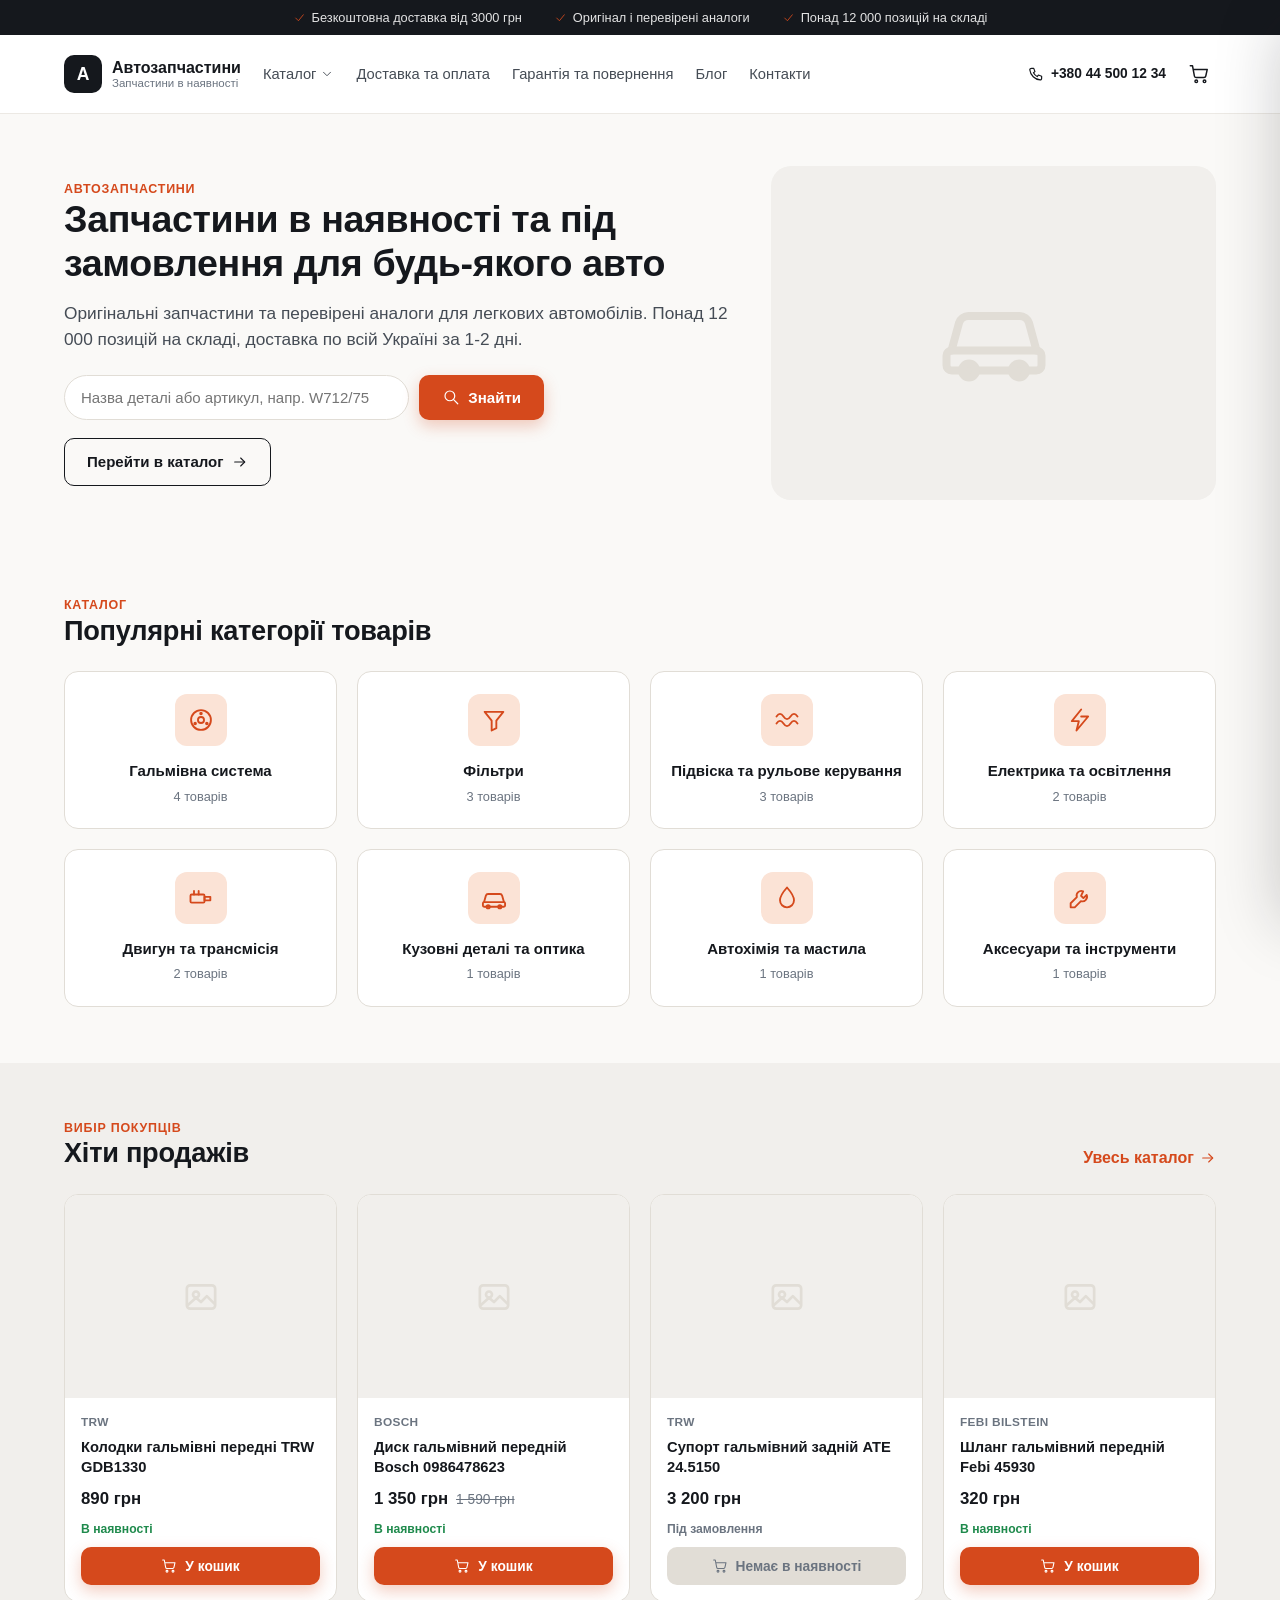
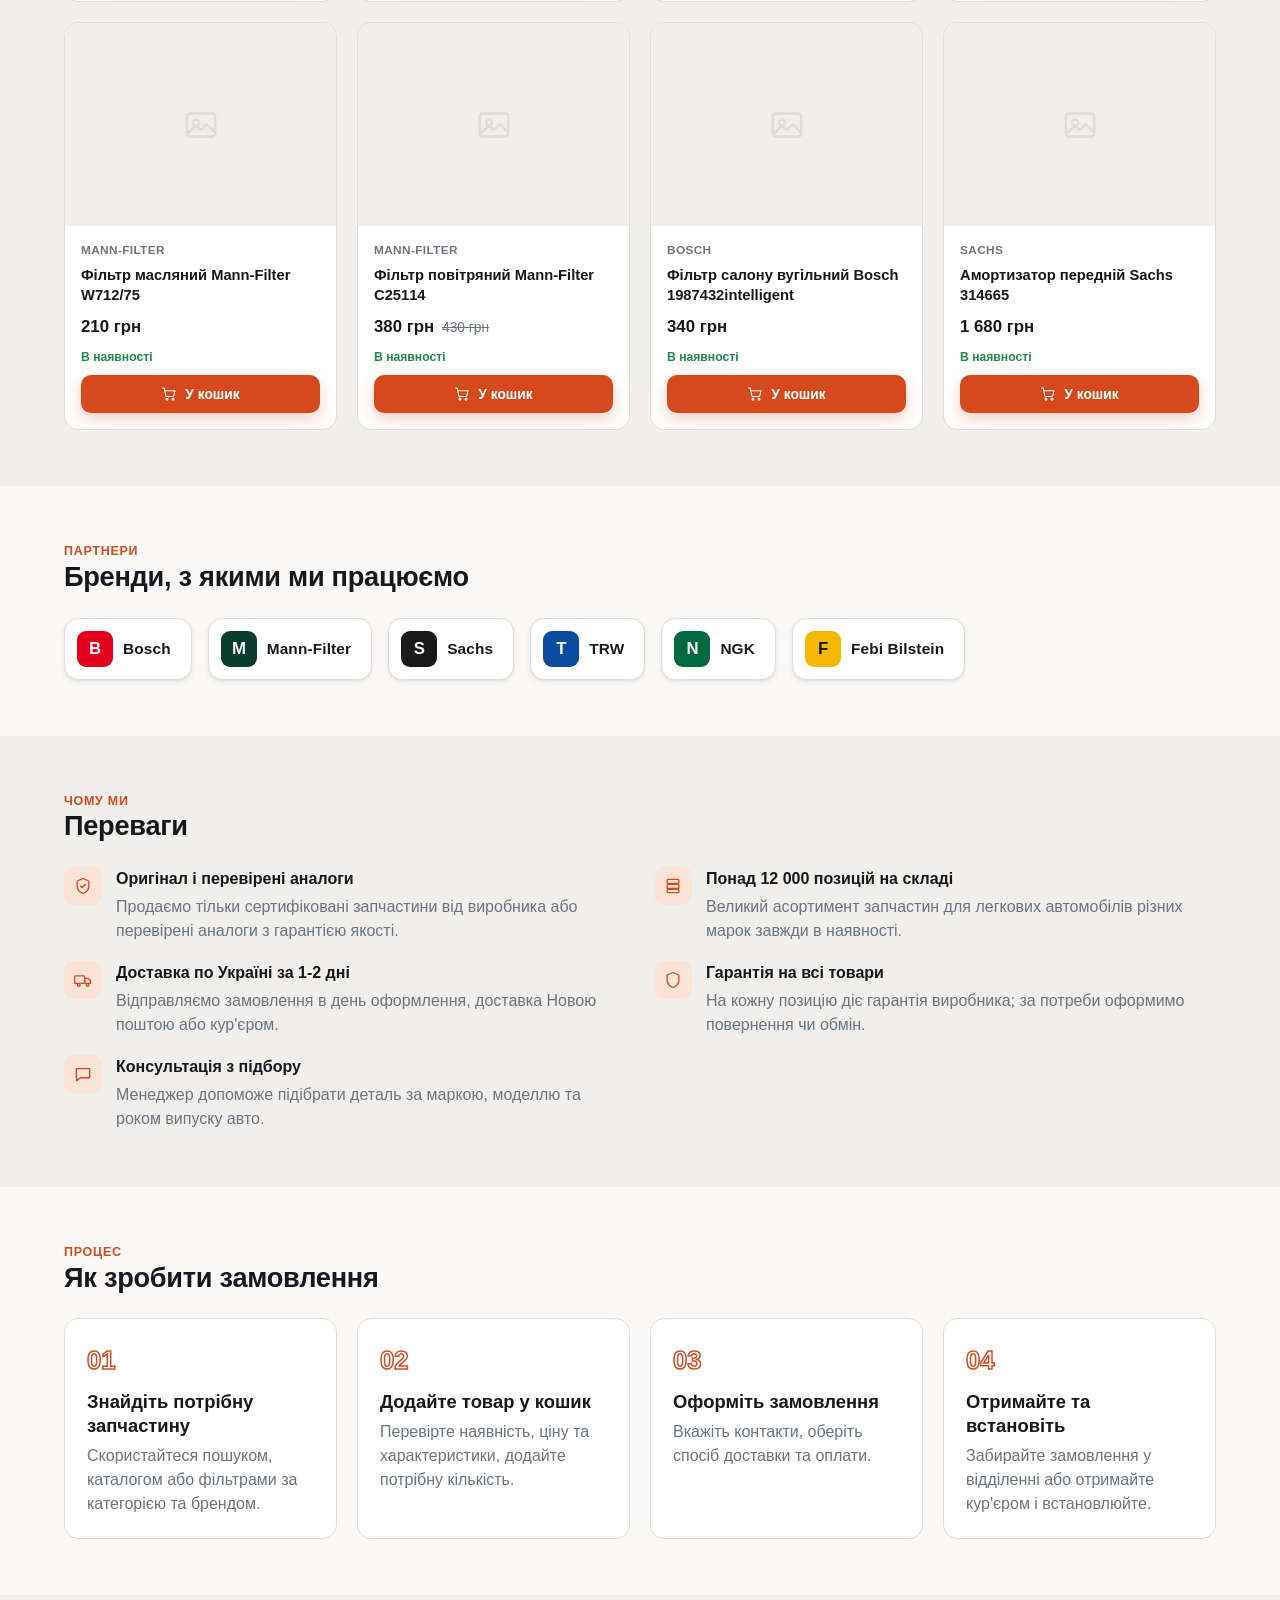
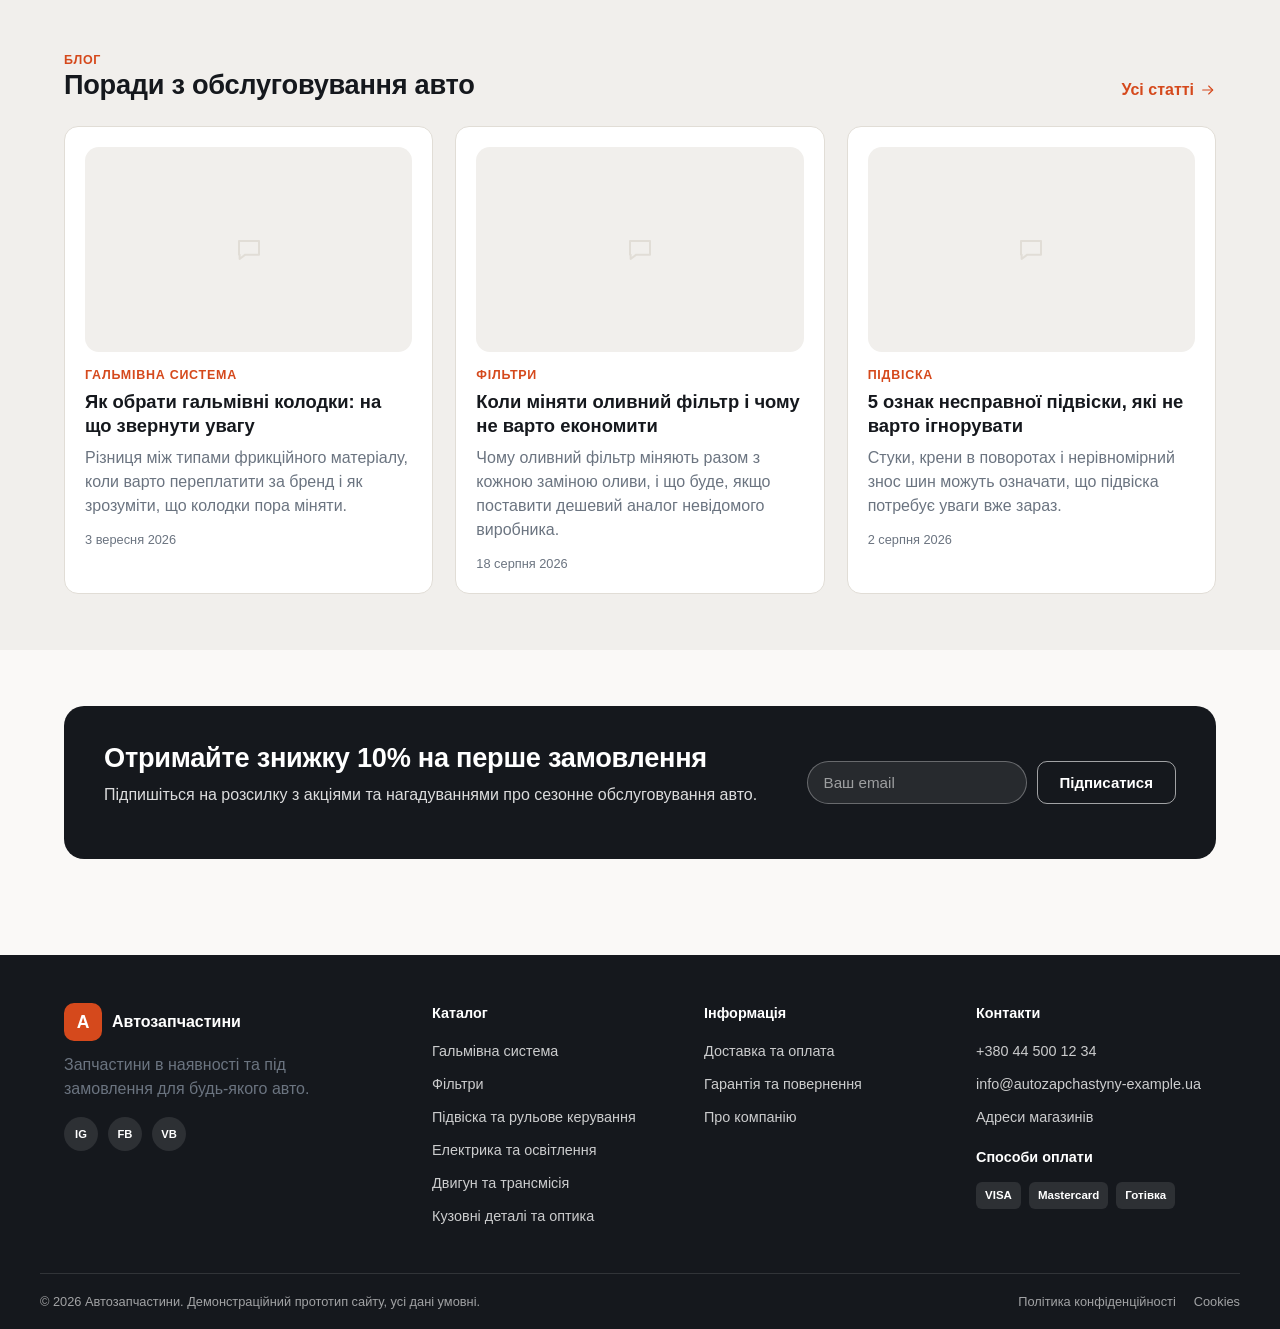
<file: index.html>
<!DOCTYPE html>
<html lang="uk">
<head>
<meta charset="UTF-8">
<meta name="viewport" content="width=device-width, initial-scale=1.0">
<title>Автозапчастини — Запчастини в наявності та під замовлення для будь-якого авто</title>
<meta name="description" content="Запчастини в наявності та під замовлення для будь-якого авто">
<link rel="stylesheet" href="assets/css/style.css">
</head>
<body data-depth="0">
<div class="trust-bar">
  <div class="container trust-bar-row"><span class="trust-item"><svg width="13" height="13" viewBox="0 0 24 24" fill="none" stroke="currentColor" stroke-width="1.6" stroke-linecap="round" stroke-linejoin="round"><polyline points="5,13 10,18 19,7"/></svg>Безкоштовна доставка від 3000 грн</span><span class="trust-item"><svg width="13" height="13" viewBox="0 0 24 24" fill="none" stroke="currentColor" stroke-width="1.6" stroke-linecap="round" stroke-linejoin="round"><polyline points="5,13 10,18 19,7"/></svg>Оригінал і перевірені аналоги</span><span class="trust-item"><svg width="13" height="13" viewBox="0 0 24 24" fill="none" stroke="currentColor" stroke-width="1.6" stroke-linecap="round" stroke-linejoin="round"><polyline points="5,13 10,18 19,7"/></svg>Понад 12 000 позицій на складі</span></div>
</div>
<header class="site-header">
  <div class="container header-row">
    <button type="button" class="mobile-menu-toggle" id="mobile-menu-toggle" aria-label="Меню"><svg width="22" height="22" viewBox="0 0 24 24" fill="none" stroke="currentColor" stroke-width="1.6" stroke-linecap="round" stroke-linejoin="round"><line x1="4" y1="7" x2="20" y2="7"/><line x1="4" y1="12" x2="20" y2="12"/><line x1="4" y1="17" x2="20" y2="17"/></svg></button>
    <a class="brand" href="index.html">
      <span class="brand-mark">А</span>
      <span class="brand-text">
        <span class="brand-name">Автозапчастини</span>
        <span class="brand-desc">Запчастини в наявності</span>
      </span>
    </a>
    <nav class="main-nav" aria-label="Основна навігація">
      <div class="nav-item has-mega">
        <a href="catalog.html" class="">Каталог <svg width="14" height="14" viewBox="0 0 24 24" fill="none" stroke="currentColor" stroke-width="1.6" stroke-linecap="round" stroke-linejoin="round" class="nav-caret"><polyline points="6,9 12,15 18,9"/></svg></a>
        <div class="mega-menu"><a href="catalog.html?category=brakes">Гальмівна система</a><a href="catalog.html?category=filters">Фільтри</a><a href="catalog.html?category=suspension">Підвіска та рульове керування</a><a href="catalog.html?category=electric">Електрика та освітлення</a><a href="catalog.html?category=engine">Двигун та трансмісія</a><a href="catalog.html?category=body">Кузовні деталі та оптика</a><a href="catalog.html?category=chemistry">Автохімія та мастила</a><a href="catalog.html?category=accessories">Аксесуари та інструменти</a></div>
      </div>
      <a href="delivery.html" class="">Доставка та оплата</a><a href="warranty.html" class="">Гарантія та повернення</a><a href="blog.html" class="">Блог</a><a href="contacts.html" class="">Контакти</a>
    </nav>
    <div class="header-actions">
      <a class="header-phone" href="tel:+380445001234"><svg width="18" height="18" viewBox="0 0 24 24" fill="none" stroke="currentColor" stroke-width="1.6" stroke-linecap="round" stroke-linejoin="round"><path d="M6 4.5h3l1.6 4.3-2 1.6a12 12 0 0 0 5 5l1.6-2 4.3 1.6v3c0 1-.9 1.9-1.9 1.8C10.6 19.6 4.4 13.4 3.7 6.4 3.6 5.4 5 4.5 6 4.5z"/></svg><span>+380 44 500 12 34</span></a>
      <button type="button" class="header-cart" id="header-cart-btn" aria-label="Кошик"
        data-cart-href="cart.html" data-checkout-href="checkout.html">
        <svg width="22" height="22" viewBox="0 0 24 24" fill="none" stroke="currentColor" stroke-width="1.6" stroke-linecap="round" stroke-linejoin="round"><circle cx="9" cy="20" r="1.4"/><circle cx="18" cy="20" r="1.4"/><path d="M2.5 3h2.4l2.1 11.2a2 2 0 0 0 2 1.6h8.4a2 2 0 0 0 2-1.6L21 7H6"/></svg><span class="cart-badge" id="cart-badge" hidden>0</span>
      </button>
    </div>
  </div>
  <div class="mobile-nav" id="mobile-nav">
    <a href="catalog.html">Каталог</a>
    <a href="delivery.html" class="">Доставка та оплата</a><a href="warranty.html" class="">Гарантія та повернення</a><a href="blog.html" class="">Блог</a><a href="contacts.html" class="">Контакти</a>
    <a href="tel:+380445001234" class="mobile-nav-phone"><svg width="18" height="18" viewBox="0 0 24 24" fill="none" stroke="currentColor" stroke-width="1.6" stroke-linecap="round" stroke-linejoin="round"><path d="M6 4.5h3l1.6 4.3-2 1.6a12 12 0 0 0 5 5l1.6-2 4.3 1.6v3c0 1-.9 1.9-1.9 1.8C10.6 19.6 4.4 13.4 3.7 6.4 3.6 5.4 5 4.5 6 4.5z"/></svg> +380 44 500 12 34</a>
  </div>
</header>
<main id="main">

<section class="hero container">
  <div class="hero-split">
    <div>
      <div class="eyebrow">Автозапчастини</div>
      <h1 class="h1">Запчастини в наявності та під замовлення для будь-якого авто</h1>
      <p class="lede" style="margin-top:16px">Оригінальні запчастини та перевірені аналоги для
        легкових автомобілів. Понад 12 000 позицій на складі, доставка по всій Україні за 1-2 дні.</p>
      <form class="hero-search" id="hero-search-form" role="search">
        <input type="search" id="hero-search-input" placeholder="Назва деталі або артикул, напр. W712/75" aria-label="Пошук запчастини">
        <button type="submit" class="btn btn-primary"><svg width="18" height="18" viewBox="0 0 24 24" fill="none" stroke="currentColor" stroke-width="1.6" stroke-linecap="round" stroke-linejoin="round"><circle cx="10.5" cy="10.5" r="6.5"/><line x1="15.5" y1="15.5" x2="21" y2="21"/></svg> Знайти</button>
      </form>
      <div class="hero-cta-row" style="margin-top:18px">
        <a class="btn btn-outline" href="catalog.html">Перейти в каталог <svg width="16" height="16" viewBox="0 0 24 24" fill="none" stroke="currentColor" stroke-width="1.6" stroke-linecap="round" stroke-linejoin="round"><line x1="4" y1="12" x2="19" y2="12"/><polyline points="13,6 19,12 13,18"/></svg></a>
      </div>
    </div>
    <div class="hero-figure"><svg width="120" height="120" viewBox="0 0 24 24" fill="none" stroke="currentColor" stroke-width="1.6" stroke-linecap="round" stroke-linejoin="round"><path d="M3.5 15.5l1.5-5.5a2 2 0 0 1 1.9-1.4h10.2a2 2 0 0 1 1.9 1.4l1.5 5.5"/><rect x="2.5" y="15.5" width="19" height="4" rx="1"/><circle cx="7" cy="19.5" r="1.4"/><circle cx="17" cy="19.5" r="1.4"/></svg></div>
  </div>
</section>

<section class="section">
  <div class="container">
    <div class="head-row"><div><div class="eyebrow">Каталог</div><h2 class="h2">Популярні категорії товарів</h2></div></div>
    <div class="grid-4 cat-grid"><a class="cat-card" href="catalog.html?category=brakes">
  <div class="cat-icon"><svg width="28" height="28" viewBox="0 0 24 24" fill="none" stroke="currentColor" stroke-width="1.6" stroke-linecap="round" stroke-linejoin="round"><circle cx="12" cy="12" r="8.5"/><circle cx="12" cy="12" r="2.6"/><circle cx="12" cy="6.5" r="0.7" fill="currentColor"/><circle cx="17" cy="15" r="0.7" fill="currentColor"/><circle cx="7" cy="15" r="0.7" fill="currentColor"/></svg></div>
  <div class="cat-name">Гальмівна система</div>
  <div class="cat-count">4 товарів</div>
</a><a class="cat-card" href="catalog.html?category=filters">
  <div class="cat-icon"><svg width="28" height="28" viewBox="0 0 24 24" fill="none" stroke="currentColor" stroke-width="1.6" stroke-linecap="round" stroke-linejoin="round"><path d="M4 5h16l-6 7.5V19l-4 2v-8.5z"/></svg></div>
  <div class="cat-name">Фільтри</div>
  <div class="cat-count">3 товарів</div>
</a><a class="cat-card" href="catalog.html?category=suspension">
  <div class="cat-icon"><svg width="28" height="28" viewBox="0 0 24 24" fill="none" stroke="currentColor" stroke-width="1.6" stroke-linecap="round" stroke-linejoin="round"><path d="M3 15c2-3 4-3 6 0s4 3 6 0 4-3 6 0"/><path d="M3 9c2-3 4-3 6 0s4 3 6 0 4-3 6 0"/></svg></div>
  <div class="cat-name">Підвіска та рульове керування</div>
  <div class="cat-count">3 товарів</div>
</a><a class="cat-card" href="catalog.html?category=electric">
  <div class="cat-icon"><svg width="28" height="28" viewBox="0 0 24 24" fill="none" stroke="currentColor" stroke-width="1.6" stroke-linecap="round" stroke-linejoin="round"><polyline points="13,3 5,13 11,13 9,21 19,9 13,9"/></svg></div>
  <div class="cat-name">Електрика та освітлення</div>
  <div class="cat-count">2 товарів</div>
</a><a class="cat-card" href="catalog.html?category=engine">
  <div class="cat-icon"><svg width="28" height="28" viewBox="0 0 24 24" fill="none" stroke="currentColor" stroke-width="1.6" stroke-linecap="round" stroke-linejoin="round"><rect x="3" y="9" width="12" height="7" rx="1"/><rect x="15" y="11" width="5" height="3"/><line x1="6" y1="9" x2="6" y2="6"/><line x1="10" y1="9" x2="10" y2="6"/></svg></div>
  <div class="cat-name">Двигун та трансмісія</div>
  <div class="cat-count">2 товарів</div>
</a><a class="cat-card" href="catalog.html?category=body">
  <div class="cat-icon"><svg width="28" height="28" viewBox="0 0 24 24" fill="none" stroke="currentColor" stroke-width="1.6" stroke-linecap="round" stroke-linejoin="round"><path d="M3.5 15.5l1.5-5.5a2 2 0 0 1 1.9-1.4h10.2a2 2 0 0 1 1.9 1.4l1.5 5.5"/><rect x="2.5" y="15.5" width="19" height="4" rx="1"/><circle cx="7" cy="19.5" r="1.4"/><circle cx="17" cy="19.5" r="1.4"/></svg></div>
  <div class="cat-name">Кузовні деталі та оптика</div>
  <div class="cat-count">1 товарів</div>
</a><a class="cat-card" href="catalog.html?category=chemistry">
  <div class="cat-icon"><svg width="28" height="28" viewBox="0 0 24 24" fill="none" stroke="currentColor" stroke-width="1.6" stroke-linecap="round" stroke-linejoin="round"><path d="M12 3c4 4.5 6 8 6 11a6 6 0 1 1-12 0c0-3 2-6.5 6-11z"/></svg></div>
  <div class="cat-name">Автохімія та мастила</div>
  <div class="cat-count">1 товарів</div>
</a><a class="cat-card" href="catalog.html?category=accessories">
  <div class="cat-icon"><svg width="28" height="28" viewBox="0 0 24 24" fill="none" stroke="currentColor" stroke-width="1.6" stroke-linecap="round" stroke-linejoin="round"><path d="M14.7 6.3a4 4 0 0 0-5.4 4.9L4 16.5V20h3.5l5.3-5.3a4 4 0 0 0 4.9-5.4l-2.8 2.8-2-2z"/></svg></div>
  <div class="cat-name">Аксесуари та інструменти</div>
  <div class="cat-count">1 товарів</div>
</a></div>
  </div>
</section>

<section class="section section-tint">
  <div class="container">
    <div class="head-row"><div><div class="eyebrow">Вибір покупців</div><h2 class="h2">Хіти продажів</h2></div>
    <a class="link-arrow" href="catalog.html">Увесь каталог <svg width="16" height="16" viewBox="0 0 24 24" fill="none" stroke="currentColor" stroke-width="1.6" stroke-linecap="round" stroke-linejoin="round"><line x1="4" y1="12" x2="19" y2="12"/><polyline points="13,6 19,12 13,18"/></svg></a></div>
    <div class="grid-4 product-grid"><div class="product-card" data-product-id="brake-pads-trw-front">
  <a href="product.html?id=brake-pads-trw-front" class="product-thumb"><svg width="40" height="40" viewBox="0 0 24 24" fill="none" stroke="currentColor" stroke-width="1.6" stroke-linecap="round" stroke-linejoin="round"><rect x="3.5" y="5" width="17" height="14" rx="2"/><circle cx="9" cy="10.5" r="1.8"/><path d="M4 17l5-4.5 3 2.5 3.5-3.5L20 16"/></svg></a>
  <div class="product-body">
    <div class="product-brand">TRW</div>
    <a href="product.html?id=brake-pads-trw-front" class="product-name">Колодки гальмівні передні TRW GDB1330</a>
    <div class="product-price-row">
      <span class="price-new">890 грн</span>
    </div>
    <span class="stock-badge in">В наявності</span>
    <button type="button" class="btn btn-primary btn-block btn-add-cart" data-product-id="brake-pads-trw-front"
      >
      <svg width="16" height="16" viewBox="0 0 24 24" fill="none" stroke="currentColor" stroke-width="1.6" stroke-linecap="round" stroke-linejoin="round"><circle cx="9" cy="20" r="1.4"/><circle cx="18" cy="20" r="1.4"/><path d="M2.5 3h2.4l2.1 11.2a2 2 0 0 0 2 1.6h8.4a2 2 0 0 0 2-1.6L21 7H6"/></svg> У кошик
    </button>
  </div>
</div><div class="product-card" data-product-id="brake-disc-bosch-front">
  <a href="product.html?id=brake-disc-bosch-front" class="product-thumb"><svg width="40" height="40" viewBox="0 0 24 24" fill="none" stroke="currentColor" stroke-width="1.6" stroke-linecap="round" stroke-linejoin="round"><rect x="3.5" y="5" width="17" height="14" rx="2"/><circle cx="9" cy="10.5" r="1.8"/><path d="M4 17l5-4.5 3 2.5 3.5-3.5L20 16"/></svg></a>
  <div class="product-body">
    <div class="product-brand">Bosch</div>
    <a href="product.html?id=brake-disc-bosch-front" class="product-name">Диск гальмівний передній Bosch 0986478623</a>
    <div class="product-price-row">
      <span class="price-new">1 350 грн</span><span class="price-old">1 590 грн</span>
    </div>
    <span class="stock-badge in">В наявності</span>
    <button type="button" class="btn btn-primary btn-block btn-add-cart" data-product-id="brake-disc-bosch-front"
      >
      <svg width="16" height="16" viewBox="0 0 24 24" fill="none" stroke="currentColor" stroke-width="1.6" stroke-linecap="round" stroke-linejoin="round"><circle cx="9" cy="20" r="1.4"/><circle cx="18" cy="20" r="1.4"/><path d="M2.5 3h2.4l2.1 11.2a2 2 0 0 0 2 1.6h8.4a2 2 0 0 0 2-1.6L21 7H6"/></svg> У кошик
    </button>
  </div>
</div><div class="product-card" data-product-id="brake-caliper-rear">
  <a href="product.html?id=brake-caliper-rear" class="product-thumb"><svg width="40" height="40" viewBox="0 0 24 24" fill="none" stroke="currentColor" stroke-width="1.6" stroke-linecap="round" stroke-linejoin="round"><rect x="3.5" y="5" width="17" height="14" rx="2"/><circle cx="9" cy="10.5" r="1.8"/><path d="M4 17l5-4.5 3 2.5 3.5-3.5L20 16"/></svg></a>
  <div class="product-body">
    <div class="product-brand">TRW</div>
    <a href="product.html?id=brake-caliper-rear" class="product-name">Супорт гальмівний задній ATE 24.5150</a>
    <div class="product-price-row">
      <span class="price-new">3 200 грн</span>
    </div>
    <span class="stock-badge out">Під замовлення</span>
    <button type="button" class="btn btn-primary btn-block btn-add-cart" data-product-id="brake-caliper-rear"
      disabled>
      <svg width="16" height="16" viewBox="0 0 24 24" fill="none" stroke="currentColor" stroke-width="1.6" stroke-linecap="round" stroke-linejoin="round"><circle cx="9" cy="20" r="1.4"/><circle cx="18" cy="20" r="1.4"/><path d="M2.5 3h2.4l2.1 11.2a2 2 0 0 0 2 1.6h8.4a2 2 0 0 0 2-1.6L21 7H6"/></svg> Немає в наявності
    </button>
  </div>
</div><div class="product-card" data-product-id="brake-hose-set">
  <a href="product.html?id=brake-hose-set" class="product-thumb"><svg width="40" height="40" viewBox="0 0 24 24" fill="none" stroke="currentColor" stroke-width="1.6" stroke-linecap="round" stroke-linejoin="round"><rect x="3.5" y="5" width="17" height="14" rx="2"/><circle cx="9" cy="10.5" r="1.8"/><path d="M4 17l5-4.5 3 2.5 3.5-3.5L20 16"/></svg></a>
  <div class="product-body">
    <div class="product-brand">Febi Bilstein</div>
    <a href="product.html?id=brake-hose-set" class="product-name">Шланг гальмівний передній Febi 45930</a>
    <div class="product-price-row">
      <span class="price-new">320 грн</span>
    </div>
    <span class="stock-badge in">В наявності</span>
    <button type="button" class="btn btn-primary btn-block btn-add-cart" data-product-id="brake-hose-set"
      >
      <svg width="16" height="16" viewBox="0 0 24 24" fill="none" stroke="currentColor" stroke-width="1.6" stroke-linecap="round" stroke-linejoin="round"><circle cx="9" cy="20" r="1.4"/><circle cx="18" cy="20" r="1.4"/><path d="M2.5 3h2.4l2.1 11.2a2 2 0 0 0 2 1.6h8.4a2 2 0 0 0 2-1.6L21 7H6"/></svg> У кошик
    </button>
  </div>
</div><div class="product-card" data-product-id="oil-filter-mann">
  <a href="product.html?id=oil-filter-mann" class="product-thumb"><svg width="40" height="40" viewBox="0 0 24 24" fill="none" stroke="currentColor" stroke-width="1.6" stroke-linecap="round" stroke-linejoin="round"><rect x="3.5" y="5" width="17" height="14" rx="2"/><circle cx="9" cy="10.5" r="1.8"/><path d="M4 17l5-4.5 3 2.5 3.5-3.5L20 16"/></svg></a>
  <div class="product-body">
    <div class="product-brand">Mann-Filter</div>
    <a href="product.html?id=oil-filter-mann" class="product-name">Фільтр масляний Mann-Filter W712/75</a>
    <div class="product-price-row">
      <span class="price-new">210 грн</span>
    </div>
    <span class="stock-badge in">В наявності</span>
    <button type="button" class="btn btn-primary btn-block btn-add-cart" data-product-id="oil-filter-mann"
      >
      <svg width="16" height="16" viewBox="0 0 24 24" fill="none" stroke="currentColor" stroke-width="1.6" stroke-linecap="round" stroke-linejoin="round"><circle cx="9" cy="20" r="1.4"/><circle cx="18" cy="20" r="1.4"/><path d="M2.5 3h2.4l2.1 11.2a2 2 0 0 0 2 1.6h8.4a2 2 0 0 0 2-1.6L21 7H6"/></svg> У кошик
    </button>
  </div>
</div><div class="product-card" data-product-id="air-filter-mann">
  <a href="product.html?id=air-filter-mann" class="product-thumb"><svg width="40" height="40" viewBox="0 0 24 24" fill="none" stroke="currentColor" stroke-width="1.6" stroke-linecap="round" stroke-linejoin="round"><rect x="3.5" y="5" width="17" height="14" rx="2"/><circle cx="9" cy="10.5" r="1.8"/><path d="M4 17l5-4.5 3 2.5 3.5-3.5L20 16"/></svg></a>
  <div class="product-body">
    <div class="product-brand">Mann-Filter</div>
    <a href="product.html?id=air-filter-mann" class="product-name">Фільтр повітряний Mann-Filter C25114</a>
    <div class="product-price-row">
      <span class="price-new">380 грн</span><span class="price-old">430 грн</span>
    </div>
    <span class="stock-badge in">В наявності</span>
    <button type="button" class="btn btn-primary btn-block btn-add-cart" data-product-id="air-filter-mann"
      >
      <svg width="16" height="16" viewBox="0 0 24 24" fill="none" stroke="currentColor" stroke-width="1.6" stroke-linecap="round" stroke-linejoin="round"><circle cx="9" cy="20" r="1.4"/><circle cx="18" cy="20" r="1.4"/><path d="M2.5 3h2.4l2.1 11.2a2 2 0 0 0 2 1.6h8.4a2 2 0 0 0 2-1.6L21 7H6"/></svg> У кошик
    </button>
  </div>
</div><div class="product-card" data-product-id="cabin-filter-carbon">
  <a href="product.html?id=cabin-filter-carbon" class="product-thumb"><svg width="40" height="40" viewBox="0 0 24 24" fill="none" stroke="currentColor" stroke-width="1.6" stroke-linecap="round" stroke-linejoin="round"><rect x="3.5" y="5" width="17" height="14" rx="2"/><circle cx="9" cy="10.5" r="1.8"/><path d="M4 17l5-4.5 3 2.5 3.5-3.5L20 16"/></svg></a>
  <div class="product-body">
    <div class="product-brand">Bosch</div>
    <a href="product.html?id=cabin-filter-carbon" class="product-name">Фільтр салону вугільний Bosch 1987432intelligent</a>
    <div class="product-price-row">
      <span class="price-new">340 грн</span>
    </div>
    <span class="stock-badge in">В наявності</span>
    <button type="button" class="btn btn-primary btn-block btn-add-cart" data-product-id="cabin-filter-carbon"
      >
      <svg width="16" height="16" viewBox="0 0 24 24" fill="none" stroke="currentColor" stroke-width="1.6" stroke-linecap="round" stroke-linejoin="round"><circle cx="9" cy="20" r="1.4"/><circle cx="18" cy="20" r="1.4"/><path d="M2.5 3h2.4l2.1 11.2a2 2 0 0 0 2 1.6h8.4a2 2 0 0 0 2-1.6L21 7H6"/></svg> У кошик
    </button>
  </div>
</div><div class="product-card" data-product-id="shock-absorber-sachs">
  <a href="product.html?id=shock-absorber-sachs" class="product-thumb"><svg width="40" height="40" viewBox="0 0 24 24" fill="none" stroke="currentColor" stroke-width="1.6" stroke-linecap="round" stroke-linejoin="round"><rect x="3.5" y="5" width="17" height="14" rx="2"/><circle cx="9" cy="10.5" r="1.8"/><path d="M4 17l5-4.5 3 2.5 3.5-3.5L20 16"/></svg></a>
  <div class="product-body">
    <div class="product-brand">Sachs</div>
    <a href="product.html?id=shock-absorber-sachs" class="product-name">Амортизатор передній Sachs 314665</a>
    <div class="product-price-row">
      <span class="price-new">1 680 грн</span>
    </div>
    <span class="stock-badge in">В наявності</span>
    <button type="button" class="btn btn-primary btn-block btn-add-cart" data-product-id="shock-absorber-sachs"
      >
      <svg width="16" height="16" viewBox="0 0 24 24" fill="none" stroke="currentColor" stroke-width="1.6" stroke-linecap="round" stroke-linejoin="round"><circle cx="9" cy="20" r="1.4"/><circle cx="18" cy="20" r="1.4"/><path d="M2.5 3h2.4l2.1 11.2a2 2 0 0 0 2 1.6h8.4a2 2 0 0 0 2-1.6L21 7H6"/></svg> У кошик
    </button>
  </div>
</div></div>
  </div>
</section>

<section class="section">
  <div class="container">
    <div class="head-row"><div><div class="eyebrow">Партнери</div><h2 class="h2">Бренди, з якими ми працюємо</h2></div></div>
    <div class="brand-row brand-badge-row"><a class="brand-badge" href="catalog.html?brand=Bosch" style="--brand-bg:#E2001A;--brand-fg:#ffffff">
  <span class="brand-badge-mark">B</span>
  <span class="brand-badge-name">Bosch</span>
</a><a class="brand-badge" href="catalog.html?brand=Mann-Filter" style="--brand-bg:#0B3D2E;--brand-fg:#ffffff">
  <span class="brand-badge-mark">M</span>
  <span class="brand-badge-name">Mann-Filter</span>
</a><a class="brand-badge" href="catalog.html?brand=Sachs" style="--brand-bg:#1A1A1A;--brand-fg:#ffffff">
  <span class="brand-badge-mark">S</span>
  <span class="brand-badge-name">Sachs</span>
</a><a class="brand-badge" href="catalog.html?brand=TRW" style="--brand-bg:#0B4C9E;--brand-fg:#ffffff">
  <span class="brand-badge-mark">T</span>
  <span class="brand-badge-name">TRW</span>
</a><a class="brand-badge" href="catalog.html?brand=NGK" style="--brand-bg:#00693E;--brand-fg:#ffffff">
  <span class="brand-badge-mark">N</span>
  <span class="brand-badge-name">NGK</span>
</a><a class="brand-badge" href="catalog.html?brand=Febi Bilstein" style="--brand-bg:#F5B800;--brand-fg:#1a1a1a">
  <span class="brand-badge-mark">F</span>
  <span class="brand-badge-name">Febi Bilstein</span>
</a></div>
  </div>
</section>

<section class="section section-tint">
  <div class="container">
    <div class="head-row"><div><div class="eyebrow">Чому ми</div><h2 class="h2">Переваги</h2></div></div>
    <div class="feature-list"><div class="feature-item">
      <div class="fi-icon"><svg width="20" height="20" viewBox="0 0 24 24" fill="none" stroke="currentColor" stroke-width="1.6" stroke-linecap="round" stroke-linejoin="round"><path d="M12 3l7 3v6c0 4.5-3 7.5-7 9-4-1.5-7-4.5-7-9V6l7-3z"/><polyline points="9,12 11,14 15,10"/></svg></div>
      <div><div class="fi-title">Оригінал і перевірені аналоги</div><div class="muted">Продаємо тільки сертифіковані запчастини від виробника або перевірені аналоги з гарантією якості.</div></div>
    </div><div class="feature-item">
      <div class="fi-icon"><svg width="20" height="20" viewBox="0 0 24 24" fill="none" stroke="currentColor" stroke-width="1.6" stroke-linecap="round" stroke-linejoin="round"><rect x="5" y="4" width="14" height="5" rx="1"/><rect x="5" y="10" width="14" height="5" rx="1"/><rect x="5" y="16" width="14" height="4" rx="1"/></svg></div>
      <div><div class="fi-title">Понад 12 000 позицій на складі</div><div class="muted">Великий асортимент запчастин для легкових автомобілів різних марок завжди в наявності.</div></div>
    </div><div class="feature-item">
      <div class="fi-icon"><svg width="20" height="20" viewBox="0 0 24 24" fill="none" stroke="currentColor" stroke-width="1.6" stroke-linecap="round" stroke-linejoin="round"><rect x="2" y="7" width="12" height="9" rx="1"/><path d="M14 10h4l3 3v3h-7z"/><circle cx="7" cy="18" r="1.6"/><circle cx="17.5" cy="18" r="1.6"/></svg></div>
      <div><div class="fi-title">Доставка по Україні за 1-2 дні</div><div class="muted">Відправляємо замовлення в день оформлення, доставка Новою поштою або кур'єром.</div></div>
    </div><div class="feature-item">
      <div class="fi-icon"><svg width="20" height="20" viewBox="0 0 24 24" fill="none" stroke="currentColor" stroke-width="1.6" stroke-linecap="round" stroke-linejoin="round"><path d="M12 3l7 3v6c0 4.5-3 7.5-7 9-4-1.5-7-4.5-7-9V6l7-3z"/></svg></div>
      <div><div class="fi-title">Гарантія на всі товари</div><div class="muted">На кожну позицію діє гарантія виробника; за потреби оформимо повернення чи обмін.</div></div>
    </div><div class="feature-item">
      <div class="fi-icon"><svg width="20" height="20" viewBox="0 0 24 24" fill="none" stroke="currentColor" stroke-width="1.6" stroke-linecap="round" stroke-linejoin="round"><path d="M4 5.5h16v11H9l-4.5 3.5v-3.5H4v-11z"/></svg></div>
      <div><div class="fi-title">Консультація з підбору</div><div class="muted">Менеджер допоможе підібрати деталь за маркою, моделлю та роком випуску авто.</div></div>
    </div></div>
  </div>
</section>

<section class="section">
  <div class="container">
    <div class="head-row"><div><div class="eyebrow">Процес</div><h2 class="h2">Як зробити замовлення</h2></div></div>
    <div class="grid-4 steps-grid"><div class="step-card">
      <div class="step-num">01</div>
      <div class="h3" style="margin-top:10px">Знайдіть потрібну запчастину</div>
      <p class="muted" style="margin-top:6px">Скористайтеся пошуком, каталогом або фільтрами за категорією та брендом.</p>
    </div><div class="step-card">
      <div class="step-num">02</div>
      <div class="h3" style="margin-top:10px">Додайте товар у кошик</div>
      <p class="muted" style="margin-top:6px">Перевірте наявність, ціну та характеристики, додайте потрібну кількість.</p>
    </div><div class="step-card">
      <div class="step-num">03</div>
      <div class="h3" style="margin-top:10px">Оформіть замовлення</div>
      <p class="muted" style="margin-top:6px">Вкажіть контакти, оберіть спосіб доставки та оплати.</p>
    </div><div class="step-card">
      <div class="step-num">04</div>
      <div class="h3" style="margin-top:10px">Отримайте та встановіть</div>
      <p class="muted" style="margin-top:6px">Забирайте замовлення у відділенні або отримайте кур'єром і встановлюйте.</p>
    </div></div>
  </div>
</section>

<section class="section section-tint">
  <div class="container">
    <div class="head-row"><div><div class="eyebrow">Блог</div><h2 class="h2">Поради з обслуговування авто</h2></div>
    <a class="link-arrow" href="blog.html">Усі статті <svg width="16" height="16" viewBox="0 0 24 24" fill="none" stroke="currentColor" stroke-width="1.6" stroke-linecap="round" stroke-linejoin="round"><line x1="4" y1="12" x2="19" y2="12"/><polyline points="13,6 19,12 13,18"/></svg></a></div>
    <div class="grid-3"><a class="card article-card" href="blog/how-to-choose-brake-pads.html">
  <div class="article-thumb"><svg width="30" height="30" viewBox="0 0 24 24" fill="none" stroke="currentColor" stroke-width="1.6" stroke-linecap="round" stroke-linejoin="round"><path d="M4 5.5h16v11H9l-4.5 3.5v-3.5H4v-11z"/></svg></div>
  <div class="eyebrow">Гальмівна система</div>
  <h3 class="h3" style="margin-top:6px">Як обрати гальмівні колодки: на що звернути увагу</h3>
  <p class="muted" style="margin-top:8px">Різниця між типами фрикційного матеріалу, коли варто переплатити за бренд і як зрозуміти, що колодки пора міняти.</p>
  <div class="article-meta">3 вересня 2026</div>
</a><a class="card article-card" href="blog/when-to-change-oil-filter.html">
  <div class="article-thumb"><svg width="30" height="30" viewBox="0 0 24 24" fill="none" stroke="currentColor" stroke-width="1.6" stroke-linecap="round" stroke-linejoin="round"><path d="M4 5.5h16v11H9l-4.5 3.5v-3.5H4v-11z"/></svg></div>
  <div class="eyebrow">Фільтри</div>
  <h3 class="h3" style="margin-top:6px">Коли міняти оливний фільтр і чому не варто економити</h3>
  <p class="muted" style="margin-top:8px">Чому оливний фільтр міняють разом з кожною заміною оливи, і що буде, якщо поставити дешевий аналог невідомого виробника.</p>
  <div class="article-meta">18 серпня 2026</div>
</a><a class="card article-card" href="blog/signs-of-bad-suspension.html">
  <div class="article-thumb"><svg width="30" height="30" viewBox="0 0 24 24" fill="none" stroke="currentColor" stroke-width="1.6" stroke-linecap="round" stroke-linejoin="round"><path d="M4 5.5h16v11H9l-4.5 3.5v-3.5H4v-11z"/></svg></div>
  <div class="eyebrow">Підвіска</div>
  <h3 class="h3" style="margin-top:6px">5 ознак несправної підвіски, які не варто ігнорувати</h3>
  <p class="muted" style="margin-top:8px">Стуки, крени в поворотах і нерівномірний знос шин можуть означати, що підвіска потребує уваги вже зараз.</p>
  <div class="article-meta">2 серпня 2026</div>
</a></div>
  </div>
</section>

<section class="section">
  <div class="container">
    <div class="cta-band">
      <div>
        <h2 class="h2">Отримайте знижку 10% на перше замовлення</h2>
        <p style="color:rgba(255,255,255,0.85);margin-top:8px">Підпишіться на розсилку з акціями та нагадуваннями про сезонне обслуговування авто.</p>
      </div>
      <form class="subscribe-form" id="subscribe-form">
        <input type="email" placeholder="Ваш email" required aria-label="Email">
        <button type="submit" class="btn btn-outline-light">Підписатися</button>
      </form>
    </div>
    <div class="form-success" id="subscribe-success" hidden>
      <div class="fs-icon"><svg width="22" height="22" viewBox="0 0 24 24" fill="none" stroke="currentColor" stroke-width="1.6" stroke-linecap="round" stroke-linejoin="round"><polyline points="5,13 10,18 19,7"/></svg></div>
      <div><div class="fs-title">Дякуємо за підписку!</div><div class="muted">Промокод на знижку 10% надішлемо на вашу пошту протягом кількох хвилин.</div></div>
    </div>
  </div>
</section>

</main>
<footer class="site-footer">
  <div class="container footer-grid">
    <div class="footer-col footer-brand">
      <a class="brand" href="index.html">
        <span class="brand-mark">А</span>
        <span class="brand-text"><span class="brand-name">Автозапчастини</span></span>
      </a>
      <p class="muted" style="margin-top:12px;max-width:260px">Запчастини в наявності та під замовлення для будь-якого авто.</p>
      <div class="social-row">
        <a href="#" aria-label="Instagram" class="social-icon">IG</a>
        <a href="#" aria-label="Facebook" class="social-icon">FB</a>
        <a href="#" aria-label="Viber" class="social-icon">VB</a>
      </div>
    </div>
    <div class="footer-col">
      <div class="footer-title">Каталог</div>
      <ul><li><a href="catalog.html?category=brakes">Гальмівна система</a></li><li><a href="catalog.html?category=filters">Фільтри</a></li><li><a href="catalog.html?category=suspension">Підвіска та рульове керування</a></li><li><a href="catalog.html?category=electric">Електрика та освітлення</a></li><li><a href="catalog.html?category=engine">Двигун та трансмісія</a></li><li><a href="catalog.html?category=body">Кузовні деталі та оптика</a></li></ul>
    </div>
    <div class="footer-col">
      <div class="footer-title">Інформація</div>
      <ul><li><a href="delivery.html">Доставка та оплата</a></li><li><a href="warranty.html">Гарантія та повернення</a></li><li><a href="about.html">Про компанію</a></li></ul>
    </div>
    <div class="footer-col">
      <div class="footer-title">Контакти</div>
      <ul>
        <li><a href="tel:+380445001234">+380 44 500 12 34</a></li>
        <li><a href="mailto:info@autozapchastyny-example.ua">info@autozapchastyny-example.ua</a></li>
        <li><a href="contacts.html">Адреси магазинів</a></li>
      </ul>
      <div class="footer-title" style="margin-top:18px">Способи оплати</div>
      <div class="payment-icons">
        <span class="pay-chip">VISA</span><span class="pay-chip">Mastercard</span><span class="pay-chip">Готівка</span>
      </div>
    </div>
  </div>
  <div class="container footer-bottom">
    <span>&copy; 2026 Автозапчастини. Демонстраційний прототип сайту, усі дані умовні.</span>
    <div class="footer-legal">
      <a href="privacy.html">Політика конфіденційності</a>
      <a href="cookie.html">Cookies</a>
    </div>
  </div>
</footer>
<div class="cart-drawer-overlay" id="cart-drawer-overlay"></div>
<aside class="cart-drawer" id="cart-drawer" aria-label="Кошик">
  <div class="cart-drawer-head">
    <h2 class="h3">Кошик</h2>
    <button type="button" class="cart-drawer-close" id="cart-drawer-close" aria-label="Закрити"><svg width="20" height="20" viewBox="0 0 24 24" fill="none" stroke="currentColor" stroke-width="1.6" stroke-linecap="round" stroke-linejoin="round"><line x1="6" y1="6" x2="18" y2="18"/><line x1="18" y1="6" x2="6" y2="18"/></svg></button>
  </div>
  <div class="cart-drawer-body" id="cart-drawer-items"></div>
  <div class="cart-drawer-empty" id="cart-drawer-empty" hidden>
    <div class="cat-icon" style="width:56px;height:56px;margin:0 auto 14px"><svg width="30" height="30" viewBox="0 0 24 24" fill="none" stroke="currentColor" stroke-width="1.6" stroke-linecap="round" stroke-linejoin="round"><circle cx="9" cy="20" r="1.4"/><circle cx="18" cy="20" r="1.4"/><path d="M2.5 3h2.4l2.1 11.2a2 2 0 0 0 2 1.6h8.4a2 2 0 0 0 2-1.6L21 7H6"/></svg></div>
    <p class="muted">Кошик поки порожній.</p>
  </div>
  <div class="cart-drawer-foot" id="cart-drawer-foot">
    <div class="summary-row summary-total"><span>Разом</span><span id="cart-drawer-total">0 грн</span></div>
    <a class="btn btn-outline btn-block" id="cart-drawer-view" href="cart.html">Переглянути кошик</a>
    <a class="btn btn-primary btn-block" id="cart-drawer-checkout" href="checkout.html">Оформити замовлення <svg width="16" height="16" viewBox="0 0 24 24" fill="none" stroke="currentColor" stroke-width="1.6" stroke-linecap="round" stroke-linejoin="round"><line x1="4" y1="12" x2="19" y2="12"/><polyline points="13,6 19,12 13,18"/></svg></a>
  </div>
</aside>
<script src="assets/js/products-data.js"></script>
<script src="assets/js/main.js"></script>
</body>
</html>
</file>
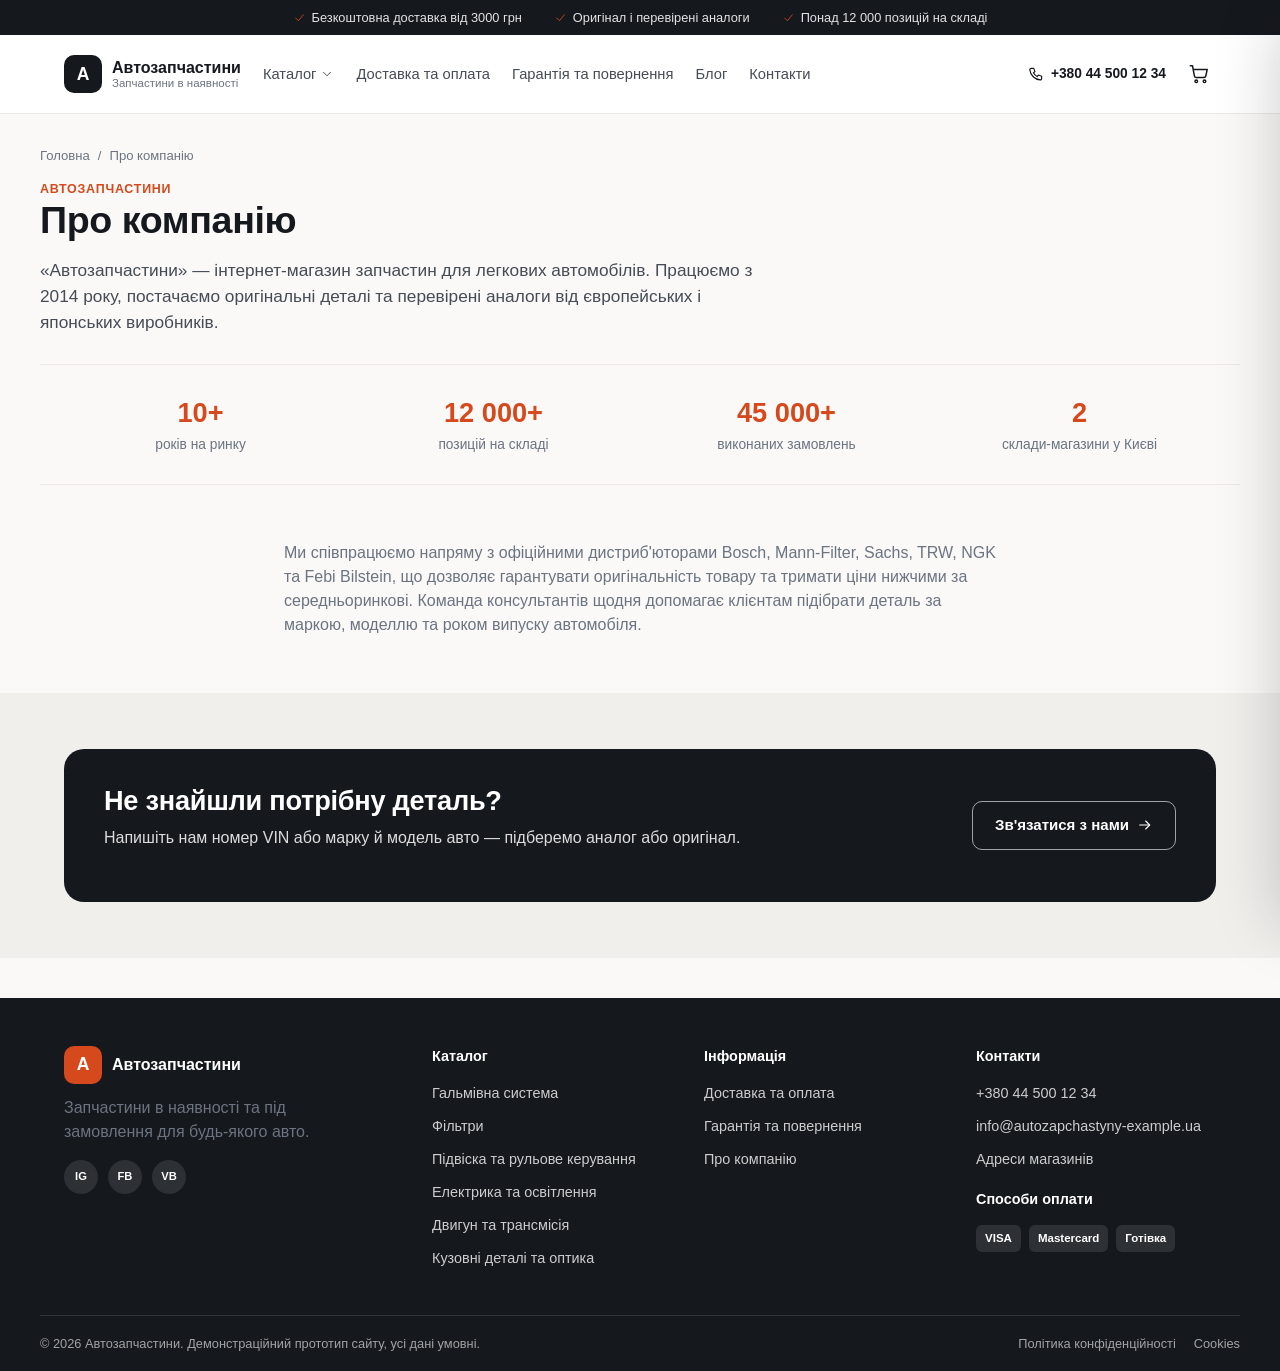
<file: about.html>
<!DOCTYPE html>
<html lang="uk">
<head>
<meta charset="UTF-8">
<meta name="viewport" content="width=device-width, initial-scale=1.0">
<title>Про компанію — Автозапчастини</title>
<meta name="description" content="«Автозапчастини» — інтернет-магазин запчастин для легкових автомобілів. Працюємо з 2014 року, постачаємо оригінальні деталі та перевірені аналоги від європ…">
<link rel="stylesheet" href="assets/css/style.css">
</head>
<body data-depth="0">
<div class="trust-bar">
  <div class="container trust-bar-row"><span class="trust-item"><svg width="13" height="13" viewBox="0 0 24 24" fill="none" stroke="currentColor" stroke-width="1.6" stroke-linecap="round" stroke-linejoin="round"><polyline points="5,13 10,18 19,7"/></svg>Безкоштовна доставка від 3000 грн</span><span class="trust-item"><svg width="13" height="13" viewBox="0 0 24 24" fill="none" stroke="currentColor" stroke-width="1.6" stroke-linecap="round" stroke-linejoin="round"><polyline points="5,13 10,18 19,7"/></svg>Оригінал і перевірені аналоги</span><span class="trust-item"><svg width="13" height="13" viewBox="0 0 24 24" fill="none" stroke="currentColor" stroke-width="1.6" stroke-linecap="round" stroke-linejoin="round"><polyline points="5,13 10,18 19,7"/></svg>Понад 12 000 позицій на складі</span></div>
</div>
<header class="site-header">
  <div class="container header-row">
    <button type="button" class="mobile-menu-toggle" id="mobile-menu-toggle" aria-label="Меню"><svg width="22" height="22" viewBox="0 0 24 24" fill="none" stroke="currentColor" stroke-width="1.6" stroke-linecap="round" stroke-linejoin="round"><line x1="4" y1="7" x2="20" y2="7"/><line x1="4" y1="12" x2="20" y2="12"/><line x1="4" y1="17" x2="20" y2="17"/></svg></button>
    <a class="brand" href="index.html">
      <span class="brand-mark">А</span>
      <span class="brand-text">
        <span class="brand-name">Автозапчастини</span>
        <span class="brand-desc">Запчастини в наявності</span>
      </span>
    </a>
    <nav class="main-nav" aria-label="Основна навігація">
      <div class="nav-item has-mega">
        <a href="catalog.html" class="">Каталог <svg width="14" height="14" viewBox="0 0 24 24" fill="none" stroke="currentColor" stroke-width="1.6" stroke-linecap="round" stroke-linejoin="round" class="nav-caret"><polyline points="6,9 12,15 18,9"/></svg></a>
        <div class="mega-menu"><a href="catalog.html?category=brakes">Гальмівна система</a><a href="catalog.html?category=filters">Фільтри</a><a href="catalog.html?category=suspension">Підвіска та рульове керування</a><a href="catalog.html?category=electric">Електрика та освітлення</a><a href="catalog.html?category=engine">Двигун та трансмісія</a><a href="catalog.html?category=body">Кузовні деталі та оптика</a><a href="catalog.html?category=chemistry">Автохімія та мастила</a><a href="catalog.html?category=accessories">Аксесуари та інструменти</a></div>
      </div>
      <a href="delivery.html" class="">Доставка та оплата</a><a href="warranty.html" class="">Гарантія та повернення</a><a href="blog.html" class="">Блог</a><a href="contacts.html" class="">Контакти</a>
    </nav>
    <div class="header-actions">
      <a class="header-phone" href="tel:+380445001234"><svg width="18" height="18" viewBox="0 0 24 24" fill="none" stroke="currentColor" stroke-width="1.6" stroke-linecap="round" stroke-linejoin="round"><path d="M6 4.5h3l1.6 4.3-2 1.6a12 12 0 0 0 5 5l1.6-2 4.3 1.6v3c0 1-.9 1.9-1.9 1.8C10.6 19.6 4.4 13.4 3.7 6.4 3.6 5.4 5 4.5 6 4.5z"/></svg><span>+380 44 500 12 34</span></a>
      <button type="button" class="header-cart" id="header-cart-btn" aria-label="Кошик"
        data-cart-href="cart.html" data-checkout-href="checkout.html">
        <svg width="22" height="22" viewBox="0 0 24 24" fill="none" stroke="currentColor" stroke-width="1.6" stroke-linecap="round" stroke-linejoin="round"><circle cx="9" cy="20" r="1.4"/><circle cx="18" cy="20" r="1.4"/><path d="M2.5 3h2.4l2.1 11.2a2 2 0 0 0 2 1.6h8.4a2 2 0 0 0 2-1.6L21 7H6"/></svg><span class="cart-badge" id="cart-badge" hidden>0</span>
      </button>
    </div>
  </div>
  <div class="mobile-nav" id="mobile-nav">
    <a href="catalog.html">Каталог</a>
    <a href="delivery.html" class="">Доставка та оплата</a><a href="warranty.html" class="">Гарантія та повернення</a><a href="blog.html" class="">Блог</a><a href="contacts.html" class="">Контакти</a>
    <a href="tel:+380445001234" class="mobile-nav-phone"><svg width="18" height="18" viewBox="0 0 24 24" fill="none" stroke="currentColor" stroke-width="1.6" stroke-linecap="round" stroke-linejoin="round"><path d="M6 4.5h3l1.6 4.3-2 1.6a12 12 0 0 0 5 5l1.6-2 4.3 1.6v3c0 1-.9 1.9-1.9 1.8C10.6 19.6 4.4 13.4 3.7 6.4 3.6 5.4 5 4.5 6 4.5z"/></svg> +380 44 500 12 34</a>
  </div>
</header>
<main id="main">

<section class="section-tight container">
  <nav class="breadcrumbs" aria-label="Breadcrumb"><a href="index.html">Головна</a><span class="bc-sep">/</span><span aria-current="page">Про компанію</span></nav>
  <div class="eyebrow">Автозапчастини</div>
  <h1 class="h1">Про компанію</h1>
  <p class="lede" style="margin-top:16px;max-width:720px">«Автозапчастини» — інтернет-магазин запчастин для легкових автомобілів. Працюємо з 2014 року, постачаємо оригінальні деталі та перевірені аналоги від європейських і японських виробників.</p>
</section>
<div class="container smart-bar"><div class="sb-item"><div class="sb-num">10+</div><div class="sb-label">років на ринку</div></div><div class="sb-item"><div class="sb-num">12 000+</div><div class="sb-label">позицій на складі</div></div><div class="sb-item"><div class="sb-num">45 000+</div><div class="sb-label">виконаних замовлень</div></div><div class="sb-item"><div class="sb-num">2</div><div class="sb-label">склади-магазини у Києві</div></div></div>
<section class="section">
  <div class="container" style="max-width:760px">
    <p class="muted">Ми співпрацюємо напряму з офіційними дистриб'юторами Bosch, Mann-Filter, Sachs, TRW, NGK та Febi Bilstein, що дозволяє гарантувати оригінальність товару та тримати ціни нижчими за середньоринкові. Команда консультантів щодня допомагає клієнтам підібрати деталь за маркою, моделлю та роком випуску автомобіля.</p>
  </div>
</section>
<section class="section section-tint">
  <div class="container">
    <div class="cta-band">
      <div>
        <h2 class="h2">Не знайшли потрібну деталь?</h2>
        <p style="color:rgba(255,255,255,0.85);margin-top:8px">Напишіть нам номер VIN або марку й модель авто — підберемо аналог або оригінал.</p>
      </div>
      <a class="btn btn-outline-light" href="contacts.html">Зв'язатися з нами <svg width="16" height="16" viewBox="0 0 24 24" fill="none" stroke="currentColor" stroke-width="1.6" stroke-linecap="round" stroke-linejoin="round"><line x1="4" y1="12" x2="19" y2="12"/><polyline points="13,6 19,12 13,18"/></svg></a>
    </div>
  </div>
</section>

</main>
<footer class="site-footer">
  <div class="container footer-grid">
    <div class="footer-col footer-brand">
      <a class="brand" href="index.html">
        <span class="brand-mark">А</span>
        <span class="brand-text"><span class="brand-name">Автозапчастини</span></span>
      </a>
      <p class="muted" style="margin-top:12px;max-width:260px">Запчастини в наявності та під замовлення для будь-якого авто.</p>
      <div class="social-row">
        <a href="#" aria-label="Instagram" class="social-icon">IG</a>
        <a href="#" aria-label="Facebook" class="social-icon">FB</a>
        <a href="#" aria-label="Viber" class="social-icon">VB</a>
      </div>
    </div>
    <div class="footer-col">
      <div class="footer-title">Каталог</div>
      <ul><li><a href="catalog.html?category=brakes">Гальмівна система</a></li><li><a href="catalog.html?category=filters">Фільтри</a></li><li><a href="catalog.html?category=suspension">Підвіска та рульове керування</a></li><li><a href="catalog.html?category=electric">Електрика та освітлення</a></li><li><a href="catalog.html?category=engine">Двигун та трансмісія</a></li><li><a href="catalog.html?category=body">Кузовні деталі та оптика</a></li></ul>
    </div>
    <div class="footer-col">
      <div class="footer-title">Інформація</div>
      <ul><li><a href="delivery.html">Доставка та оплата</a></li><li><a href="warranty.html">Гарантія та повернення</a></li><li><a href="about.html">Про компанію</a></li></ul>
    </div>
    <div class="footer-col">
      <div class="footer-title">Контакти</div>
      <ul>
        <li><a href="tel:+380445001234">+380 44 500 12 34</a></li>
        <li><a href="mailto:info@autozapchastyny-example.ua">info@autozapchastyny-example.ua</a></li>
        <li><a href="contacts.html">Адреси магазинів</a></li>
      </ul>
      <div class="footer-title" style="margin-top:18px">Способи оплати</div>
      <div class="payment-icons">
        <span class="pay-chip">VISA</span><span class="pay-chip">Mastercard</span><span class="pay-chip">Готівка</span>
      </div>
    </div>
  </div>
  <div class="container footer-bottom">
    <span>&copy; 2026 Автозапчастини. Демонстраційний прототип сайту, усі дані умовні.</span>
    <div class="footer-legal">
      <a href="privacy.html">Політика конфіденційності</a>
      <a href="cookie.html">Cookies</a>
    </div>
  </div>
</footer>
<div class="cart-drawer-overlay" id="cart-drawer-overlay"></div>
<aside class="cart-drawer" id="cart-drawer" aria-label="Кошик">
  <div class="cart-drawer-head">
    <h2 class="h3">Кошик</h2>
    <button type="button" class="cart-drawer-close" id="cart-drawer-close" aria-label="Закрити"><svg width="20" height="20" viewBox="0 0 24 24" fill="none" stroke="currentColor" stroke-width="1.6" stroke-linecap="round" stroke-linejoin="round"><line x1="6" y1="6" x2="18" y2="18"/><line x1="18" y1="6" x2="6" y2="18"/></svg></button>
  </div>
  <div class="cart-drawer-body" id="cart-drawer-items"></div>
  <div class="cart-drawer-empty" id="cart-drawer-empty" hidden>
    <div class="cat-icon" style="width:56px;height:56px;margin:0 auto 14px"><svg width="30" height="30" viewBox="0 0 24 24" fill="none" stroke="currentColor" stroke-width="1.6" stroke-linecap="round" stroke-linejoin="round"><circle cx="9" cy="20" r="1.4"/><circle cx="18" cy="20" r="1.4"/><path d="M2.5 3h2.4l2.1 11.2a2 2 0 0 0 2 1.6h8.4a2 2 0 0 0 2-1.6L21 7H6"/></svg></div>
    <p class="muted">Кошик поки порожній.</p>
  </div>
  <div class="cart-drawer-foot" id="cart-drawer-foot">
    <div class="summary-row summary-total"><span>Разом</span><span id="cart-drawer-total">0 грн</span></div>
    <a class="btn btn-outline btn-block" id="cart-drawer-view" href="cart.html">Переглянути кошик</a>
    <a class="btn btn-primary btn-block" id="cart-drawer-checkout" href="checkout.html">Оформити замовлення <svg width="16" height="16" viewBox="0 0 24 24" fill="none" stroke="currentColor" stroke-width="1.6" stroke-linecap="round" stroke-linejoin="round"><line x1="4" y1="12" x2="19" y2="12"/><polyline points="13,6 19,12 13,18"/></svg></a>
  </div>
</aside>
<script src="assets/js/products-data.js"></script>
<script src="assets/js/main.js"></script>
</body>
</html>
</file>
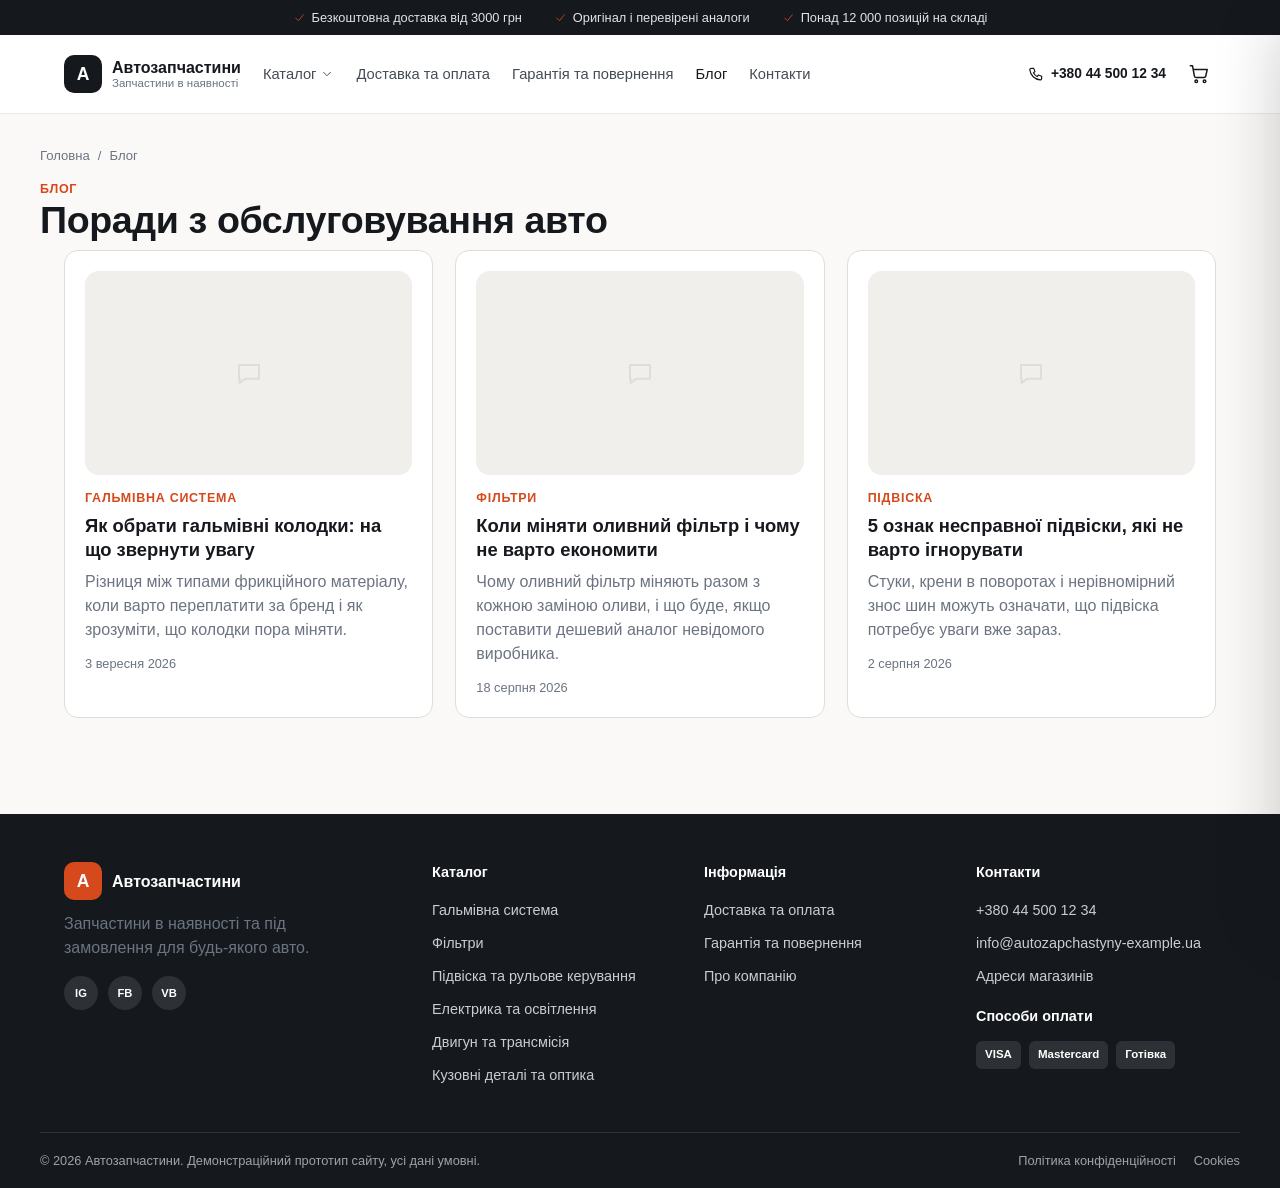
<file: blog.html>
<!DOCTYPE html>
<html lang="uk">
<head>
<meta charset="UTF-8">
<meta name="viewport" content="width=device-width, initial-scale=1.0">
<title>Блог — Автозапчастини</title>
<meta name="description" content="Статті та поради з обслуговування і ремонту автомобіля.">
<link rel="stylesheet" href="assets/css/style.css">
</head>
<body data-depth="0">
<div class="trust-bar">
  <div class="container trust-bar-row"><span class="trust-item"><svg width="13" height="13" viewBox="0 0 24 24" fill="none" stroke="currentColor" stroke-width="1.6" stroke-linecap="round" stroke-linejoin="round"><polyline points="5,13 10,18 19,7"/></svg>Безкоштовна доставка від 3000 грн</span><span class="trust-item"><svg width="13" height="13" viewBox="0 0 24 24" fill="none" stroke="currentColor" stroke-width="1.6" stroke-linecap="round" stroke-linejoin="round"><polyline points="5,13 10,18 19,7"/></svg>Оригінал і перевірені аналоги</span><span class="trust-item"><svg width="13" height="13" viewBox="0 0 24 24" fill="none" stroke="currentColor" stroke-width="1.6" stroke-linecap="round" stroke-linejoin="round"><polyline points="5,13 10,18 19,7"/></svg>Понад 12 000 позицій на складі</span></div>
</div>
<header class="site-header">
  <div class="container header-row">
    <button type="button" class="mobile-menu-toggle" id="mobile-menu-toggle" aria-label="Меню"><svg width="22" height="22" viewBox="0 0 24 24" fill="none" stroke="currentColor" stroke-width="1.6" stroke-linecap="round" stroke-linejoin="round"><line x1="4" y1="7" x2="20" y2="7"/><line x1="4" y1="12" x2="20" y2="12"/><line x1="4" y1="17" x2="20" y2="17"/></svg></button>
    <a class="brand" href="index.html">
      <span class="brand-mark">А</span>
      <span class="brand-text">
        <span class="brand-name">Автозапчастини</span>
        <span class="brand-desc">Запчастини в наявності</span>
      </span>
    </a>
    <nav class="main-nav" aria-label="Основна навігація">
      <div class="nav-item has-mega">
        <a href="catalog.html" class="">Каталог <svg width="14" height="14" viewBox="0 0 24 24" fill="none" stroke="currentColor" stroke-width="1.6" stroke-linecap="round" stroke-linejoin="round" class="nav-caret"><polyline points="6,9 12,15 18,9"/></svg></a>
        <div class="mega-menu"><a href="catalog.html?category=brakes">Гальмівна система</a><a href="catalog.html?category=filters">Фільтри</a><a href="catalog.html?category=suspension">Підвіска та рульове керування</a><a href="catalog.html?category=electric">Електрика та освітлення</a><a href="catalog.html?category=engine">Двигун та трансмісія</a><a href="catalog.html?category=body">Кузовні деталі та оптика</a><a href="catalog.html?category=chemistry">Автохімія та мастила</a><a href="catalog.html?category=accessories">Аксесуари та інструменти</a></div>
      </div>
      <a href="delivery.html" class="">Доставка та оплата</a><a href="warranty.html" class="">Гарантія та повернення</a><a href="blog.html" class="active">Блог</a><a href="contacts.html" class="">Контакти</a>
    </nav>
    <div class="header-actions">
      <a class="header-phone" href="tel:+380445001234"><svg width="18" height="18" viewBox="0 0 24 24" fill="none" stroke="currentColor" stroke-width="1.6" stroke-linecap="round" stroke-linejoin="round"><path d="M6 4.5h3l1.6 4.3-2 1.6a12 12 0 0 0 5 5l1.6-2 4.3 1.6v3c0 1-.9 1.9-1.9 1.8C10.6 19.6 4.4 13.4 3.7 6.4 3.6 5.4 5 4.5 6 4.5z"/></svg><span>+380 44 500 12 34</span></a>
      <button type="button" class="header-cart" id="header-cart-btn" aria-label="Кошик"
        data-cart-href="cart.html" data-checkout-href="checkout.html">
        <svg width="22" height="22" viewBox="0 0 24 24" fill="none" stroke="currentColor" stroke-width="1.6" stroke-linecap="round" stroke-linejoin="round"><circle cx="9" cy="20" r="1.4"/><circle cx="18" cy="20" r="1.4"/><path d="M2.5 3h2.4l2.1 11.2a2 2 0 0 0 2 1.6h8.4a2 2 0 0 0 2-1.6L21 7H6"/></svg><span class="cart-badge" id="cart-badge" hidden>0</span>
      </button>
    </div>
  </div>
  <div class="mobile-nav" id="mobile-nav">
    <a href="catalog.html">Каталог</a>
    <a href="delivery.html" class="">Доставка та оплата</a><a href="warranty.html" class="">Гарантія та повернення</a><a href="blog.html" class="active">Блог</a><a href="contacts.html" class="">Контакти</a>
    <a href="tel:+380445001234" class="mobile-nav-phone"><svg width="18" height="18" viewBox="0 0 24 24" fill="none" stroke="currentColor" stroke-width="1.6" stroke-linecap="round" stroke-linejoin="round"><path d="M6 4.5h3l1.6 4.3-2 1.6a12 12 0 0 0 5 5l1.6-2 4.3 1.6v3c0 1-.9 1.9-1.9 1.8C10.6 19.6 4.4 13.4 3.7 6.4 3.6 5.4 5 4.5 6 4.5z"/></svg> +380 44 500 12 34</a>
  </div>
</header>
<main id="main">

<section class="section-tight container">
  <nav class="breadcrumbs" aria-label="Breadcrumb"><a href="index.html">Головна</a><span class="bc-sep">/</span><span aria-current="page">Блог</span></nav>
  <div class="eyebrow">Блог</div>
  <h1 class="h1">Поради з обслуговування авто</h1>
</section>
<section class="section" style="padding-top:8px">
  <div class="container">
    <div class="grid-3"><a class="card article-card" href="blog/how-to-choose-brake-pads.html">
  <div class="article-thumb"><svg width="30" height="30" viewBox="0 0 24 24" fill="none" stroke="currentColor" stroke-width="1.6" stroke-linecap="round" stroke-linejoin="round"><path d="M4 5.5h16v11H9l-4.5 3.5v-3.5H4v-11z"/></svg></div>
  <div class="eyebrow">Гальмівна система</div>
  <h3 class="h3" style="margin-top:6px">Як обрати гальмівні колодки: на що звернути увагу</h3>
  <p class="muted" style="margin-top:8px">Різниця між типами фрикційного матеріалу, коли варто переплатити за бренд і як зрозуміти, що колодки пора міняти.</p>
  <div class="article-meta">3 вересня 2026</div>
</a><a class="card article-card" href="blog/when-to-change-oil-filter.html">
  <div class="article-thumb"><svg width="30" height="30" viewBox="0 0 24 24" fill="none" stroke="currentColor" stroke-width="1.6" stroke-linecap="round" stroke-linejoin="round"><path d="M4 5.5h16v11H9l-4.5 3.5v-3.5H4v-11z"/></svg></div>
  <div class="eyebrow">Фільтри</div>
  <h3 class="h3" style="margin-top:6px">Коли міняти оливний фільтр і чому не варто економити</h3>
  <p class="muted" style="margin-top:8px">Чому оливний фільтр міняють разом з кожною заміною оливи, і що буде, якщо поставити дешевий аналог невідомого виробника.</p>
  <div class="article-meta">18 серпня 2026</div>
</a><a class="card article-card" href="blog/signs-of-bad-suspension.html">
  <div class="article-thumb"><svg width="30" height="30" viewBox="0 0 24 24" fill="none" stroke="currentColor" stroke-width="1.6" stroke-linecap="round" stroke-linejoin="round"><path d="M4 5.5h16v11H9l-4.5 3.5v-3.5H4v-11z"/></svg></div>
  <div class="eyebrow">Підвіска</div>
  <h3 class="h3" style="margin-top:6px">5 ознак несправної підвіски, які не варто ігнорувати</h3>
  <p class="muted" style="margin-top:8px">Стуки, крени в поворотах і нерівномірний знос шин можуть означати, що підвіска потребує уваги вже зараз.</p>
  <div class="article-meta">2 серпня 2026</div>
</a></div>
  </div>
</section>

</main>
<footer class="site-footer">
  <div class="container footer-grid">
    <div class="footer-col footer-brand">
      <a class="brand" href="index.html">
        <span class="brand-mark">А</span>
        <span class="brand-text"><span class="brand-name">Автозапчастини</span></span>
      </a>
      <p class="muted" style="margin-top:12px;max-width:260px">Запчастини в наявності та під замовлення для будь-якого авто.</p>
      <div class="social-row">
        <a href="#" aria-label="Instagram" class="social-icon">IG</a>
        <a href="#" aria-label="Facebook" class="social-icon">FB</a>
        <a href="#" aria-label="Viber" class="social-icon">VB</a>
      </div>
    </div>
    <div class="footer-col">
      <div class="footer-title">Каталог</div>
      <ul><li><a href="catalog.html?category=brakes">Гальмівна система</a></li><li><a href="catalog.html?category=filters">Фільтри</a></li><li><a href="catalog.html?category=suspension">Підвіска та рульове керування</a></li><li><a href="catalog.html?category=electric">Електрика та освітлення</a></li><li><a href="catalog.html?category=engine">Двигун та трансмісія</a></li><li><a href="catalog.html?category=body">Кузовні деталі та оптика</a></li></ul>
    </div>
    <div class="footer-col">
      <div class="footer-title">Інформація</div>
      <ul><li><a href="delivery.html">Доставка та оплата</a></li><li><a href="warranty.html">Гарантія та повернення</a></li><li><a href="about.html">Про компанію</a></li></ul>
    </div>
    <div class="footer-col">
      <div class="footer-title">Контакти</div>
      <ul>
        <li><a href="tel:+380445001234">+380 44 500 12 34</a></li>
        <li><a href="mailto:info@autozapchastyny-example.ua">info@autozapchastyny-example.ua</a></li>
        <li><a href="contacts.html">Адреси магазинів</a></li>
      </ul>
      <div class="footer-title" style="margin-top:18px">Способи оплати</div>
      <div class="payment-icons">
        <span class="pay-chip">VISA</span><span class="pay-chip">Mastercard</span><span class="pay-chip">Готівка</span>
      </div>
    </div>
  </div>
  <div class="container footer-bottom">
    <span>&copy; 2026 Автозапчастини. Демонстраційний прототип сайту, усі дані умовні.</span>
    <div class="footer-legal">
      <a href="privacy.html">Політика конфіденційності</a>
      <a href="cookie.html">Cookies</a>
    </div>
  </div>
</footer>
<div class="cart-drawer-overlay" id="cart-drawer-overlay"></div>
<aside class="cart-drawer" id="cart-drawer" aria-label="Кошик">
  <div class="cart-drawer-head">
    <h2 class="h3">Кошик</h2>
    <button type="button" class="cart-drawer-close" id="cart-drawer-close" aria-label="Закрити"><svg width="20" height="20" viewBox="0 0 24 24" fill="none" stroke="currentColor" stroke-width="1.6" stroke-linecap="round" stroke-linejoin="round"><line x1="6" y1="6" x2="18" y2="18"/><line x1="18" y1="6" x2="6" y2="18"/></svg></button>
  </div>
  <div class="cart-drawer-body" id="cart-drawer-items"></div>
  <div class="cart-drawer-empty" id="cart-drawer-empty" hidden>
    <div class="cat-icon" style="width:56px;height:56px;margin:0 auto 14px"><svg width="30" height="30" viewBox="0 0 24 24" fill="none" stroke="currentColor" stroke-width="1.6" stroke-linecap="round" stroke-linejoin="round"><circle cx="9" cy="20" r="1.4"/><circle cx="18" cy="20" r="1.4"/><path d="M2.5 3h2.4l2.1 11.2a2 2 0 0 0 2 1.6h8.4a2 2 0 0 0 2-1.6L21 7H6"/></svg></div>
    <p class="muted">Кошик поки порожній.</p>
  </div>
  <div class="cart-drawer-foot" id="cart-drawer-foot">
    <div class="summary-row summary-total"><span>Разом</span><span id="cart-drawer-total">0 грн</span></div>
    <a class="btn btn-outline btn-block" id="cart-drawer-view" href="cart.html">Переглянути кошик</a>
    <a class="btn btn-primary btn-block" id="cart-drawer-checkout" href="checkout.html">Оформити замовлення <svg width="16" height="16" viewBox="0 0 24 24" fill="none" stroke="currentColor" stroke-width="1.6" stroke-linecap="round" stroke-linejoin="round"><line x1="4" y1="12" x2="19" y2="12"/><polyline points="13,6 19,12 13,18"/></svg></a>
  </div>
</aside>
<script src="assets/js/products-data.js"></script>
<script src="assets/js/main.js"></script>
</body>
</html>
</file>
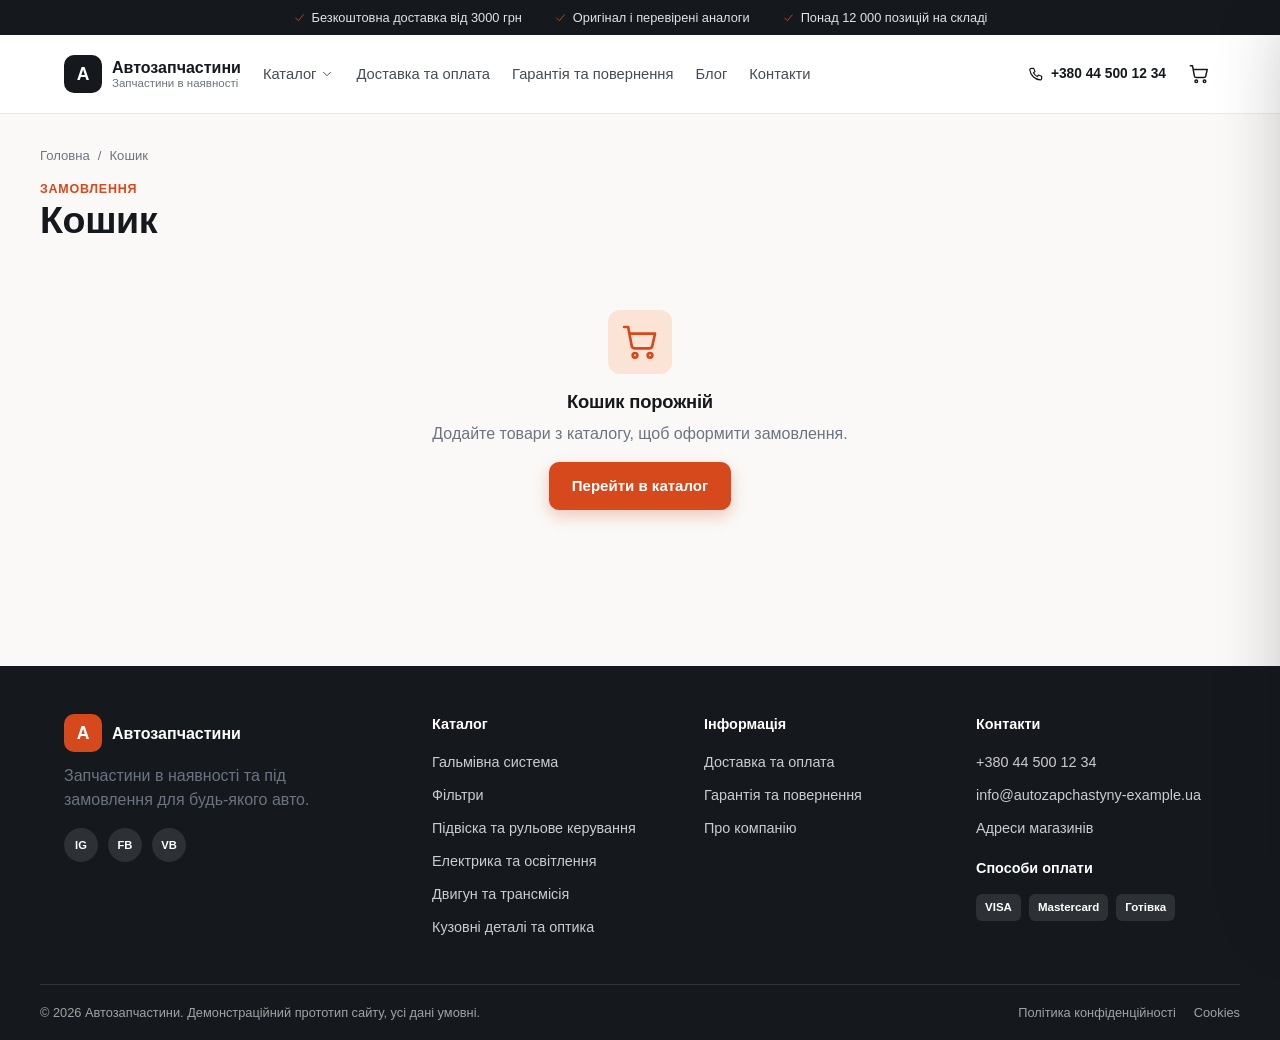
<file: cart.html>
<!DOCTYPE html>
<html lang="uk">
<head>
<meta charset="UTF-8">
<meta name="viewport" content="width=device-width, initial-scale=1.0">
<title>Кошик — Автозапчастини</title>
<meta name="description" content="Кошик замовлення в інтернет-магазині автозапчастин.">
<link rel="stylesheet" href="assets/css/style.css">
</head>
<body data-depth="0">
<div class="trust-bar">
  <div class="container trust-bar-row"><span class="trust-item"><svg width="13" height="13" viewBox="0 0 24 24" fill="none" stroke="currentColor" stroke-width="1.6" stroke-linecap="round" stroke-linejoin="round"><polyline points="5,13 10,18 19,7"/></svg>Безкоштовна доставка від 3000 грн</span><span class="trust-item"><svg width="13" height="13" viewBox="0 0 24 24" fill="none" stroke="currentColor" stroke-width="1.6" stroke-linecap="round" stroke-linejoin="round"><polyline points="5,13 10,18 19,7"/></svg>Оригінал і перевірені аналоги</span><span class="trust-item"><svg width="13" height="13" viewBox="0 0 24 24" fill="none" stroke="currentColor" stroke-width="1.6" stroke-linecap="round" stroke-linejoin="round"><polyline points="5,13 10,18 19,7"/></svg>Понад 12 000 позицій на складі</span></div>
</div>
<header class="site-header">
  <div class="container header-row">
    <button type="button" class="mobile-menu-toggle" id="mobile-menu-toggle" aria-label="Меню"><svg width="22" height="22" viewBox="0 0 24 24" fill="none" stroke="currentColor" stroke-width="1.6" stroke-linecap="round" stroke-linejoin="round"><line x1="4" y1="7" x2="20" y2="7"/><line x1="4" y1="12" x2="20" y2="12"/><line x1="4" y1="17" x2="20" y2="17"/></svg></button>
    <a class="brand" href="index.html">
      <span class="brand-mark">А</span>
      <span class="brand-text">
        <span class="brand-name">Автозапчастини</span>
        <span class="brand-desc">Запчастини в наявності</span>
      </span>
    </a>
    <nav class="main-nav" aria-label="Основна навігація">
      <div class="nav-item has-mega">
        <a href="catalog.html" class="">Каталог <svg width="14" height="14" viewBox="0 0 24 24" fill="none" stroke="currentColor" stroke-width="1.6" stroke-linecap="round" stroke-linejoin="round" class="nav-caret"><polyline points="6,9 12,15 18,9"/></svg></a>
        <div class="mega-menu"><a href="catalog.html?category=brakes">Гальмівна система</a><a href="catalog.html?category=filters">Фільтри</a><a href="catalog.html?category=suspension">Підвіска та рульове керування</a><a href="catalog.html?category=electric">Електрика та освітлення</a><a href="catalog.html?category=engine">Двигун та трансмісія</a><a href="catalog.html?category=body">Кузовні деталі та оптика</a><a href="catalog.html?category=chemistry">Автохімія та мастила</a><a href="catalog.html?category=accessories">Аксесуари та інструменти</a></div>
      </div>
      <a href="delivery.html" class="">Доставка та оплата</a><a href="warranty.html" class="">Гарантія та повернення</a><a href="blog.html" class="">Блог</a><a href="contacts.html" class="">Контакти</a>
    </nav>
    <div class="header-actions">
      <a class="header-phone" href="tel:+380445001234"><svg width="18" height="18" viewBox="0 0 24 24" fill="none" stroke="currentColor" stroke-width="1.6" stroke-linecap="round" stroke-linejoin="round"><path d="M6 4.5h3l1.6 4.3-2 1.6a12 12 0 0 0 5 5l1.6-2 4.3 1.6v3c0 1-.9 1.9-1.9 1.8C10.6 19.6 4.4 13.4 3.7 6.4 3.6 5.4 5 4.5 6 4.5z"/></svg><span>+380 44 500 12 34</span></a>
      <button type="button" class="header-cart" id="header-cart-btn" aria-label="Кошик"
        data-cart-href="cart.html" data-checkout-href="checkout.html">
        <svg width="22" height="22" viewBox="0 0 24 24" fill="none" stroke="currentColor" stroke-width="1.6" stroke-linecap="round" stroke-linejoin="round"><circle cx="9" cy="20" r="1.4"/><circle cx="18" cy="20" r="1.4"/><path d="M2.5 3h2.4l2.1 11.2a2 2 0 0 0 2 1.6h8.4a2 2 0 0 0 2-1.6L21 7H6"/></svg><span class="cart-badge" id="cart-badge" hidden>0</span>
      </button>
    </div>
  </div>
  <div class="mobile-nav" id="mobile-nav">
    <a href="catalog.html">Каталог</a>
    <a href="delivery.html" class="">Доставка та оплата</a><a href="warranty.html" class="">Гарантія та повернення</a><a href="blog.html" class="">Блог</a><a href="contacts.html" class="">Контакти</a>
    <a href="tel:+380445001234" class="mobile-nav-phone"><svg width="18" height="18" viewBox="0 0 24 24" fill="none" stroke="currentColor" stroke-width="1.6" stroke-linecap="round" stroke-linejoin="round"><path d="M6 4.5h3l1.6 4.3-2 1.6a12 12 0 0 0 5 5l1.6-2 4.3 1.6v3c0 1-.9 1.9-1.9 1.8C10.6 19.6 4.4 13.4 3.7 6.4 3.6 5.4 5 4.5 6 4.5z"/></svg> +380 44 500 12 34</a>
  </div>
</header>
<main id="main">

<section class="section-tight container">
  <nav class="breadcrumbs" aria-label="Breadcrumb"><a href="index.html">Головна</a><span class="bc-sep">/</span><span aria-current="page">Кошик</span></nav>
  <div class="eyebrow">Замовлення</div>
  <h1 class="h1">Кошик</h1>
</section>
<section class="section" style="padding-top:8px">
  <div class="container cart-layout" id="cart-layout">
    <div class="cart-items" id="cart-items"></div>
    <aside class="cart-summary">
      <div class="summary-card">
        <div class="summary-row"><span>Товарів на суму</span><span id="cart-subtotal">0 грн</span></div>
        <div class="summary-row" id="cart-discount-row" hidden><span>Знижка за промокодом</span><span id="cart-discount">−0 грн</span></div>
        <form class="promo-form" id="promo-form">
          <input type="text" id="promo-input" placeholder="Промокод">
          <button type="submit" class="btn btn-ghost">Застосувати</button>
        </form>
        <div class="promo-msg" id="promo-msg" hidden></div>
        <div class="summary-row summary-total"><span>Разом до сплати</span><span id="cart-total">0 грн</span></div>
        <a class="btn btn-primary btn-block" href="checkout.html" id="cart-checkout-btn">Оформити замовлення <svg width="16" height="16" viewBox="0 0 24 24" fill="none" stroke="currentColor" stroke-width="1.6" stroke-linecap="round" stroke-linejoin="round"><line x1="4" y1="12" x2="19" y2="12"/><polyline points="13,6 19,12 13,18"/></svg></a>
      </div>
    </aside>
  </div>
  <div class="cart-empty" id="cart-empty" hidden>
    <div class="cat-icon" style="width:64px;height:64px;margin:0 auto 16px"><svg width="40" height="40" viewBox="0 0 24 24" fill="none" stroke="currentColor" stroke-width="1.6" stroke-linecap="round" stroke-linejoin="round"><circle cx="9" cy="20" r="1.4"/><circle cx="18" cy="20" r="1.4"/><path d="M2.5 3h2.4l2.1 11.2a2 2 0 0 0 2 1.6h8.4a2 2 0 0 0 2-1.6L21 7H6"/></svg></div>
    <h2 class="h3">Кошик порожній</h2>
    <p class="muted" style="margin-top:8px">Додайте товари з каталогу, щоб оформити замовлення.</p>
    <a class="btn btn-primary" href="catalog.html" style="margin-top:16px">Перейти в каталог</a>
  </div>
</section>

</main>
<footer class="site-footer">
  <div class="container footer-grid">
    <div class="footer-col footer-brand">
      <a class="brand" href="index.html">
        <span class="brand-mark">А</span>
        <span class="brand-text"><span class="brand-name">Автозапчастини</span></span>
      </a>
      <p class="muted" style="margin-top:12px;max-width:260px">Запчастини в наявності та під замовлення для будь-якого авто.</p>
      <div class="social-row">
        <a href="#" aria-label="Instagram" class="social-icon">IG</a>
        <a href="#" aria-label="Facebook" class="social-icon">FB</a>
        <a href="#" aria-label="Viber" class="social-icon">VB</a>
      </div>
    </div>
    <div class="footer-col">
      <div class="footer-title">Каталог</div>
      <ul><li><a href="catalog.html?category=brakes">Гальмівна система</a></li><li><a href="catalog.html?category=filters">Фільтри</a></li><li><a href="catalog.html?category=suspension">Підвіска та рульове керування</a></li><li><a href="catalog.html?category=electric">Електрика та освітлення</a></li><li><a href="catalog.html?category=engine">Двигун та трансмісія</a></li><li><a href="catalog.html?category=body">Кузовні деталі та оптика</a></li></ul>
    </div>
    <div class="footer-col">
      <div class="footer-title">Інформація</div>
      <ul><li><a href="delivery.html">Доставка та оплата</a></li><li><a href="warranty.html">Гарантія та повернення</a></li><li><a href="about.html">Про компанію</a></li></ul>
    </div>
    <div class="footer-col">
      <div class="footer-title">Контакти</div>
      <ul>
        <li><a href="tel:+380445001234">+380 44 500 12 34</a></li>
        <li><a href="mailto:info@autozapchastyny-example.ua">info@autozapchastyny-example.ua</a></li>
        <li><a href="contacts.html">Адреси магазинів</a></li>
      </ul>
      <div class="footer-title" style="margin-top:18px">Способи оплати</div>
      <div class="payment-icons">
        <span class="pay-chip">VISA</span><span class="pay-chip">Mastercard</span><span class="pay-chip">Готівка</span>
      </div>
    </div>
  </div>
  <div class="container footer-bottom">
    <span>&copy; 2026 Автозапчастини. Демонстраційний прототип сайту, усі дані умовні.</span>
    <div class="footer-legal">
      <a href="privacy.html">Політика конфіденційності</a>
      <a href="cookie.html">Cookies</a>
    </div>
  </div>
</footer>
<div class="cart-drawer-overlay" id="cart-drawer-overlay"></div>
<aside class="cart-drawer" id="cart-drawer" aria-label="Кошик">
  <div class="cart-drawer-head">
    <h2 class="h3">Кошик</h2>
    <button type="button" class="cart-drawer-close" id="cart-drawer-close" aria-label="Закрити"><svg width="20" height="20" viewBox="0 0 24 24" fill="none" stroke="currentColor" stroke-width="1.6" stroke-linecap="round" stroke-linejoin="round"><line x1="6" y1="6" x2="18" y2="18"/><line x1="18" y1="6" x2="6" y2="18"/></svg></button>
  </div>
  <div class="cart-drawer-body" id="cart-drawer-items"></div>
  <div class="cart-drawer-empty" id="cart-drawer-empty" hidden>
    <div class="cat-icon" style="width:56px;height:56px;margin:0 auto 14px"><svg width="30" height="30" viewBox="0 0 24 24" fill="none" stroke="currentColor" stroke-width="1.6" stroke-linecap="round" stroke-linejoin="round"><circle cx="9" cy="20" r="1.4"/><circle cx="18" cy="20" r="1.4"/><path d="M2.5 3h2.4l2.1 11.2a2 2 0 0 0 2 1.6h8.4a2 2 0 0 0 2-1.6L21 7H6"/></svg></div>
    <p class="muted">Кошик поки порожній.</p>
  </div>
  <div class="cart-drawer-foot" id="cart-drawer-foot">
    <div class="summary-row summary-total"><span>Разом</span><span id="cart-drawer-total">0 грн</span></div>
    <a class="btn btn-outline btn-block" id="cart-drawer-view" href="cart.html">Переглянути кошик</a>
    <a class="btn btn-primary btn-block" id="cart-drawer-checkout" href="checkout.html">Оформити замовлення <svg width="16" height="16" viewBox="0 0 24 24" fill="none" stroke="currentColor" stroke-width="1.6" stroke-linecap="round" stroke-linejoin="round"><line x1="4" y1="12" x2="19" y2="12"/><polyline points="13,6 19,12 13,18"/></svg></a>
  </div>
</aside>
<script src="assets/js/products-data.js"></script>
<script src="assets/js/main.js"></script>
</body>
</html>
</file>
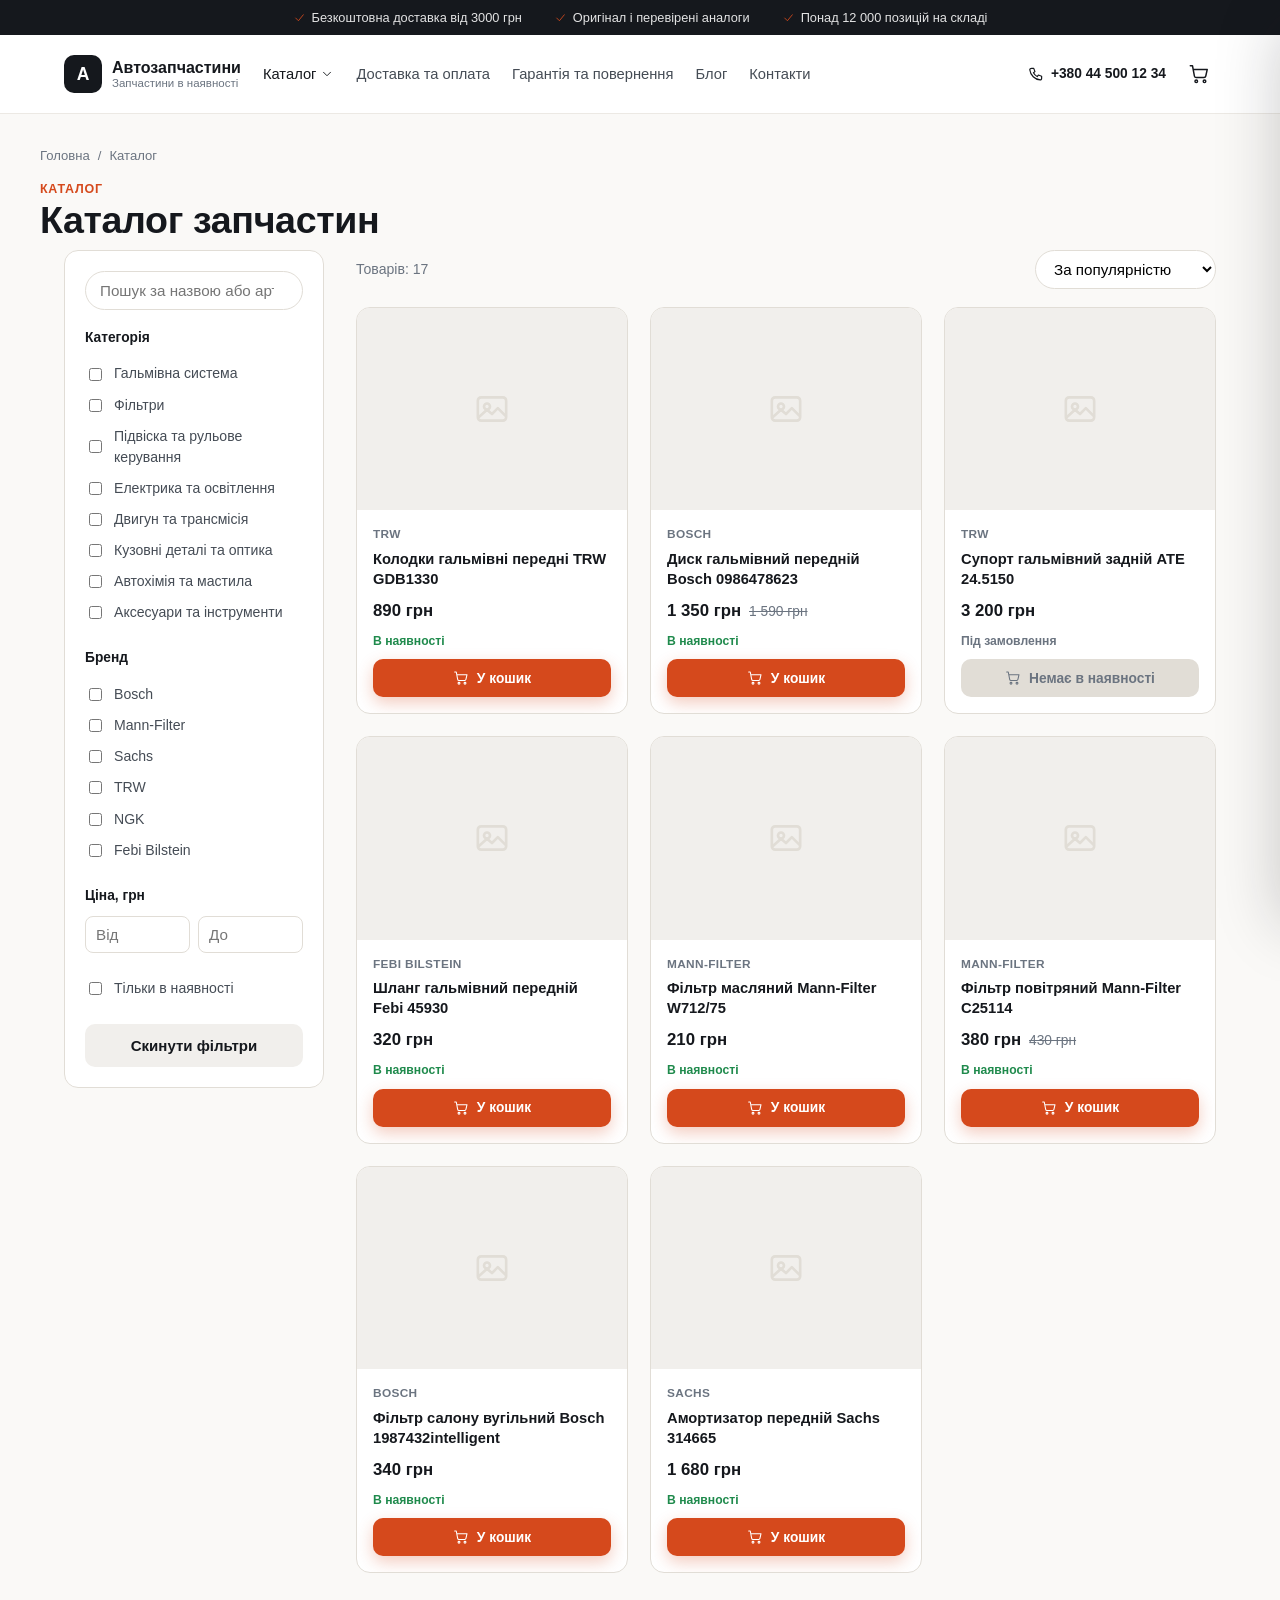
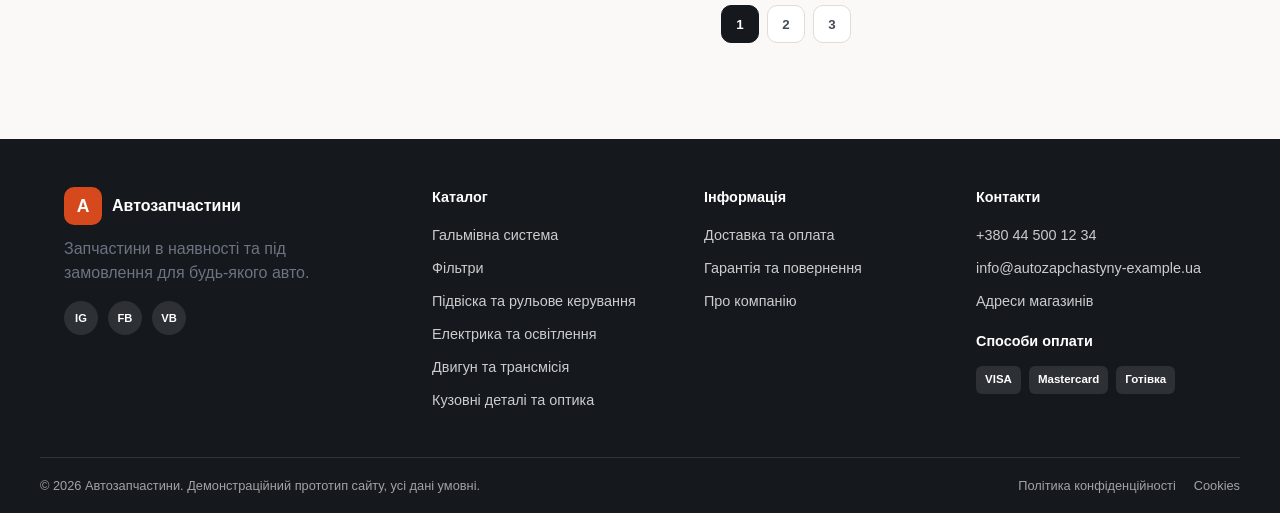
<file: catalog.html>
<!DOCTYPE html>
<html lang="uk">
<head>
<meta charset="UTF-8">
<meta name="viewport" content="width=device-width, initial-scale=1.0">
<title>Каталог запчастин — Автозапчастини</title>
<meta name="description" content="Каталог автозапчастин з фільтрами за категорією, брендом, ціною та наявністю.">
<link rel="stylesheet" href="assets/css/style.css">
</head>
<body data-depth="0">
<div class="trust-bar">
  <div class="container trust-bar-row"><span class="trust-item"><svg width="13" height="13" viewBox="0 0 24 24" fill="none" stroke="currentColor" stroke-width="1.6" stroke-linecap="round" stroke-linejoin="round"><polyline points="5,13 10,18 19,7"/></svg>Безкоштовна доставка від 3000 грн</span><span class="trust-item"><svg width="13" height="13" viewBox="0 0 24 24" fill="none" stroke="currentColor" stroke-width="1.6" stroke-linecap="round" stroke-linejoin="round"><polyline points="5,13 10,18 19,7"/></svg>Оригінал і перевірені аналоги</span><span class="trust-item"><svg width="13" height="13" viewBox="0 0 24 24" fill="none" stroke="currentColor" stroke-width="1.6" stroke-linecap="round" stroke-linejoin="round"><polyline points="5,13 10,18 19,7"/></svg>Понад 12 000 позицій на складі</span></div>
</div>
<header class="site-header">
  <div class="container header-row">
    <button type="button" class="mobile-menu-toggle" id="mobile-menu-toggle" aria-label="Меню"><svg width="22" height="22" viewBox="0 0 24 24" fill="none" stroke="currentColor" stroke-width="1.6" stroke-linecap="round" stroke-linejoin="round"><line x1="4" y1="7" x2="20" y2="7"/><line x1="4" y1="12" x2="20" y2="12"/><line x1="4" y1="17" x2="20" y2="17"/></svg></button>
    <a class="brand" href="index.html">
      <span class="brand-mark">А</span>
      <span class="brand-text">
        <span class="brand-name">Автозапчастини</span>
        <span class="brand-desc">Запчастини в наявності</span>
      </span>
    </a>
    <nav class="main-nav" aria-label="Основна навігація">
      <div class="nav-item has-mega">
        <a href="catalog.html" class="active">Каталог <svg width="14" height="14" viewBox="0 0 24 24" fill="none" stroke="currentColor" stroke-width="1.6" stroke-linecap="round" stroke-linejoin="round" class="nav-caret"><polyline points="6,9 12,15 18,9"/></svg></a>
        <div class="mega-menu"><a href="catalog.html?category=brakes">Гальмівна система</a><a href="catalog.html?category=filters">Фільтри</a><a href="catalog.html?category=suspension">Підвіска та рульове керування</a><a href="catalog.html?category=electric">Електрика та освітлення</a><a href="catalog.html?category=engine">Двигун та трансмісія</a><a href="catalog.html?category=body">Кузовні деталі та оптика</a><a href="catalog.html?category=chemistry">Автохімія та мастила</a><a href="catalog.html?category=accessories">Аксесуари та інструменти</a></div>
      </div>
      <a href="delivery.html" class="">Доставка та оплата</a><a href="warranty.html" class="">Гарантія та повернення</a><a href="blog.html" class="">Блог</a><a href="contacts.html" class="">Контакти</a>
    </nav>
    <div class="header-actions">
      <a class="header-phone" href="tel:+380445001234"><svg width="18" height="18" viewBox="0 0 24 24" fill="none" stroke="currentColor" stroke-width="1.6" stroke-linecap="round" stroke-linejoin="round"><path d="M6 4.5h3l1.6 4.3-2 1.6a12 12 0 0 0 5 5l1.6-2 4.3 1.6v3c0 1-.9 1.9-1.9 1.8C10.6 19.6 4.4 13.4 3.7 6.4 3.6 5.4 5 4.5 6 4.5z"/></svg><span>+380 44 500 12 34</span></a>
      <button type="button" class="header-cart" id="header-cart-btn" aria-label="Кошик"
        data-cart-href="cart.html" data-checkout-href="checkout.html">
        <svg width="22" height="22" viewBox="0 0 24 24" fill="none" stroke="currentColor" stroke-width="1.6" stroke-linecap="round" stroke-linejoin="round"><circle cx="9" cy="20" r="1.4"/><circle cx="18" cy="20" r="1.4"/><path d="M2.5 3h2.4l2.1 11.2a2 2 0 0 0 2 1.6h8.4a2 2 0 0 0 2-1.6L21 7H6"/></svg><span class="cart-badge" id="cart-badge" hidden>0</span>
      </button>
    </div>
  </div>
  <div class="mobile-nav" id="mobile-nav">
    <a href="catalog.html">Каталог</a>
    <a href="delivery.html" class="">Доставка та оплата</a><a href="warranty.html" class="">Гарантія та повернення</a><a href="blog.html" class="">Блог</a><a href="contacts.html" class="">Контакти</a>
    <a href="tel:+380445001234" class="mobile-nav-phone"><svg width="18" height="18" viewBox="0 0 24 24" fill="none" stroke="currentColor" stroke-width="1.6" stroke-linecap="round" stroke-linejoin="round"><path d="M6 4.5h3l1.6 4.3-2 1.6a12 12 0 0 0 5 5l1.6-2 4.3 1.6v3c0 1-.9 1.9-1.9 1.8C10.6 19.6 4.4 13.4 3.7 6.4 3.6 5.4 5 4.5 6 4.5z"/></svg> +380 44 500 12 34</a>
  </div>
</header>
<main id="main">

<section class="section-tight container">
  <nav class="breadcrumbs" aria-label="Breadcrumb"><a href="index.html">Головна</a><span class="bc-sep">/</span><span aria-current="page">Каталог</span></nav>
  <div class="eyebrow">Каталог</div>
  <h1 class="h1">Каталог запчастин</h1>
</section>
<section class="section" style="padding-top:8px">
  <div class="container catalog-layout">
    <aside class="catalog-filters">
      <div class="filter-search">
        <input type="search" id="catalog-search-input" placeholder="Пошук за назвою або артикулом">
      </div>
      <div class="filter-group">
        <div class="filter-title">Категорія</div>
        <label class="filter-check"><input type="checkbox" name="category" value="brakes"> Гальмівна система</label><label class="filter-check"><input type="checkbox" name="category" value="filters"> Фільтри</label><label class="filter-check"><input type="checkbox" name="category" value="suspension"> Підвіска та рульове керування</label><label class="filter-check"><input type="checkbox" name="category" value="electric"> Електрика та освітлення</label><label class="filter-check"><input type="checkbox" name="category" value="engine"> Двигун та трансмісія</label><label class="filter-check"><input type="checkbox" name="category" value="body"> Кузовні деталі та оптика</label><label class="filter-check"><input type="checkbox" name="category" value="chemistry"> Автохімія та мастила</label><label class="filter-check"><input type="checkbox" name="category" value="accessories"> Аксесуари та інструменти</label>
      </div>
      <div class="filter-group">
        <div class="filter-title">Бренд</div>
        <label class="filter-check"><input type="checkbox" name="brand" value="Bosch"> Bosch</label><label class="filter-check"><input type="checkbox" name="brand" value="Mann-Filter"> Mann-Filter</label><label class="filter-check"><input type="checkbox" name="brand" value="Sachs"> Sachs</label><label class="filter-check"><input type="checkbox" name="brand" value="TRW"> TRW</label><label class="filter-check"><input type="checkbox" name="brand" value="NGK"> NGK</label><label class="filter-check"><input type="checkbox" name="brand" value="Febi Bilstein"> Febi Bilstein</label>
      </div>
      <div class="filter-group">
        <div class="filter-title">Ціна, грн</div>
        <div class="price-range-row">
          <input type="number" id="price-min" placeholder="Від" min="0">
          <input type="number" id="price-max" placeholder="До" min="0">
        </div>
      </div>
      <div class="filter-group">
        <label class="filter-check"><input type="checkbox" id="filter-in-stock"> Тільки в наявності</label>
      </div>
      <button type="button" class="btn btn-ghost btn-block" id="filters-reset">Скинути фільтри</button>
    </aside>
    <div class="catalog-main">
      <div class="catalog-toolbar">
        <div class="catalog-count" id="catalog-count">Товарів: —</div>
        <select id="catalog-sort" class="sort-select" aria-label="Сортування">
          <option value="popular">За популярністю</option>
          <option value="price-asc">Спочатку дешевші</option>
          <option value="price-desc">Спочатку дорожчі</option>
          <option value="name-asc">За назвою (А-Я)</option>
        </select>
      </div>
      <div class="grid-3 product-grid" id="catalog-grid"></div>
      <div class="catalog-empty" id="catalog-empty" hidden>
        <p class="muted">За вашим запитом нічого не знайдено. Спробуйте змінити фільтри або
        <a href="#" id="catalog-empty-reset">скинути їх</a>.</p>
      </div>
      <div class="pagination" id="catalog-pagination"></div>
    </div>
  </div>
</section>

</main>
<footer class="site-footer">
  <div class="container footer-grid">
    <div class="footer-col footer-brand">
      <a class="brand" href="index.html">
        <span class="brand-mark">А</span>
        <span class="brand-text"><span class="brand-name">Автозапчастини</span></span>
      </a>
      <p class="muted" style="margin-top:12px;max-width:260px">Запчастини в наявності та під замовлення для будь-якого авто.</p>
      <div class="social-row">
        <a href="#" aria-label="Instagram" class="social-icon">IG</a>
        <a href="#" aria-label="Facebook" class="social-icon">FB</a>
        <a href="#" aria-label="Viber" class="social-icon">VB</a>
      </div>
    </div>
    <div class="footer-col">
      <div class="footer-title">Каталог</div>
      <ul><li><a href="catalog.html?category=brakes">Гальмівна система</a></li><li><a href="catalog.html?category=filters">Фільтри</a></li><li><a href="catalog.html?category=suspension">Підвіска та рульове керування</a></li><li><a href="catalog.html?category=electric">Електрика та освітлення</a></li><li><a href="catalog.html?category=engine">Двигун та трансмісія</a></li><li><a href="catalog.html?category=body">Кузовні деталі та оптика</a></li></ul>
    </div>
    <div class="footer-col">
      <div class="footer-title">Інформація</div>
      <ul><li><a href="delivery.html">Доставка та оплата</a></li><li><a href="warranty.html">Гарантія та повернення</a></li><li><a href="about.html">Про компанію</a></li></ul>
    </div>
    <div class="footer-col">
      <div class="footer-title">Контакти</div>
      <ul>
        <li><a href="tel:+380445001234">+380 44 500 12 34</a></li>
        <li><a href="mailto:info@autozapchastyny-example.ua">info@autozapchastyny-example.ua</a></li>
        <li><a href="contacts.html">Адреси магазинів</a></li>
      </ul>
      <div class="footer-title" style="margin-top:18px">Способи оплати</div>
      <div class="payment-icons">
        <span class="pay-chip">VISA</span><span class="pay-chip">Mastercard</span><span class="pay-chip">Готівка</span>
      </div>
    </div>
  </div>
  <div class="container footer-bottom">
    <span>&copy; 2026 Автозапчастини. Демонстраційний прототип сайту, усі дані умовні.</span>
    <div class="footer-legal">
      <a href="privacy.html">Політика конфіденційності</a>
      <a href="cookie.html">Cookies</a>
    </div>
  </div>
</footer>
<div class="cart-drawer-overlay" id="cart-drawer-overlay"></div>
<aside class="cart-drawer" id="cart-drawer" aria-label="Кошик">
  <div class="cart-drawer-head">
    <h2 class="h3">Кошик</h2>
    <button type="button" class="cart-drawer-close" id="cart-drawer-close" aria-label="Закрити"><svg width="20" height="20" viewBox="0 0 24 24" fill="none" stroke="currentColor" stroke-width="1.6" stroke-linecap="round" stroke-linejoin="round"><line x1="6" y1="6" x2="18" y2="18"/><line x1="18" y1="6" x2="6" y2="18"/></svg></button>
  </div>
  <div class="cart-drawer-body" id="cart-drawer-items"></div>
  <div class="cart-drawer-empty" id="cart-drawer-empty" hidden>
    <div class="cat-icon" style="width:56px;height:56px;margin:0 auto 14px"><svg width="30" height="30" viewBox="0 0 24 24" fill="none" stroke="currentColor" stroke-width="1.6" stroke-linecap="round" stroke-linejoin="round"><circle cx="9" cy="20" r="1.4"/><circle cx="18" cy="20" r="1.4"/><path d="M2.5 3h2.4l2.1 11.2a2 2 0 0 0 2 1.6h8.4a2 2 0 0 0 2-1.6L21 7H6"/></svg></div>
    <p class="muted">Кошик поки порожній.</p>
  </div>
  <div class="cart-drawer-foot" id="cart-drawer-foot">
    <div class="summary-row summary-total"><span>Разом</span><span id="cart-drawer-total">0 грн</span></div>
    <a class="btn btn-outline btn-block" id="cart-drawer-view" href="cart.html">Переглянути кошик</a>
    <a class="btn btn-primary btn-block" id="cart-drawer-checkout" href="checkout.html">Оформити замовлення <svg width="16" height="16" viewBox="0 0 24 24" fill="none" stroke="currentColor" stroke-width="1.6" stroke-linecap="round" stroke-linejoin="round"><line x1="4" y1="12" x2="19" y2="12"/><polyline points="13,6 19,12 13,18"/></svg></a>
  </div>
</aside>
<script src="assets/js/products-data.js"></script>
<script src="assets/js/main.js"></script>
</body>
</html>
</file>
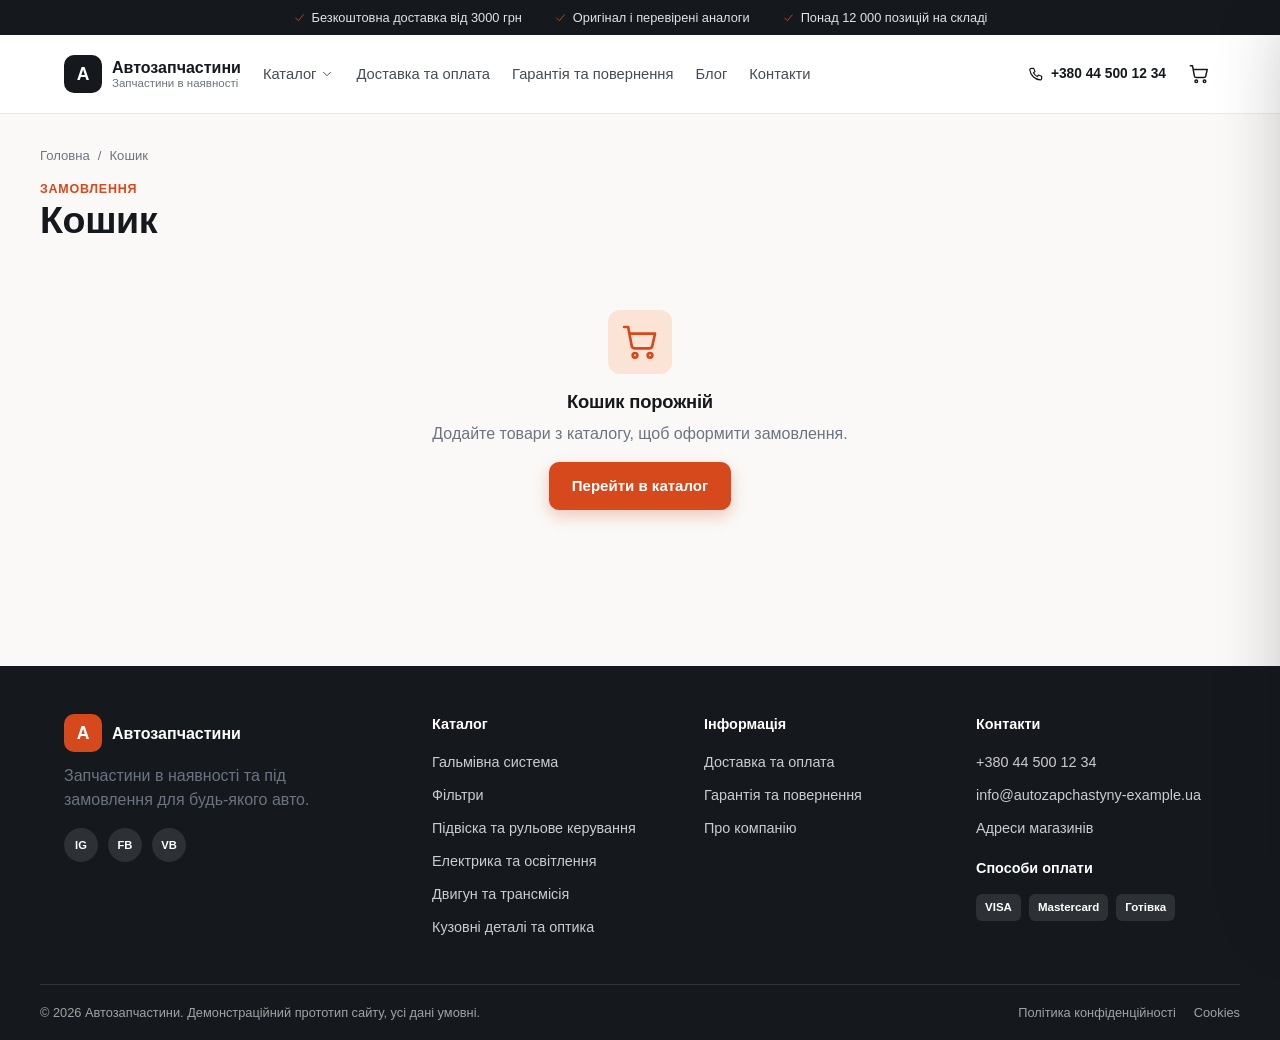
<file: checkout.html>
<!DOCTYPE html>
<html lang="uk">
<head>
<meta charset="UTF-8">
<meta name="viewport" content="width=device-width, initial-scale=1.0">
<title>Оформлення замовлення — Автозапчастини</title>
<meta name="description" content="Оформлення замовлення в інтернет-магазині автозапчастин.">
<link rel="stylesheet" href="assets/css/style.css">
</head>
<body data-depth="0">
<div class="trust-bar">
  <div class="container trust-bar-row"><span class="trust-item"><svg width="13" height="13" viewBox="0 0 24 24" fill="none" stroke="currentColor" stroke-width="1.6" stroke-linecap="round" stroke-linejoin="round"><polyline points="5,13 10,18 19,7"/></svg>Безкоштовна доставка від 3000 грн</span><span class="trust-item"><svg width="13" height="13" viewBox="0 0 24 24" fill="none" stroke="currentColor" stroke-width="1.6" stroke-linecap="round" stroke-linejoin="round"><polyline points="5,13 10,18 19,7"/></svg>Оригінал і перевірені аналоги</span><span class="trust-item"><svg width="13" height="13" viewBox="0 0 24 24" fill="none" stroke="currentColor" stroke-width="1.6" stroke-linecap="round" stroke-linejoin="round"><polyline points="5,13 10,18 19,7"/></svg>Понад 12 000 позицій на складі</span></div>
</div>
<header class="site-header">
  <div class="container header-row">
    <button type="button" class="mobile-menu-toggle" id="mobile-menu-toggle" aria-label="Меню"><svg width="22" height="22" viewBox="0 0 24 24" fill="none" stroke="currentColor" stroke-width="1.6" stroke-linecap="round" stroke-linejoin="round"><line x1="4" y1="7" x2="20" y2="7"/><line x1="4" y1="12" x2="20" y2="12"/><line x1="4" y1="17" x2="20" y2="17"/></svg></button>
    <a class="brand" href="index.html">
      <span class="brand-mark">А</span>
      <span class="brand-text">
        <span class="brand-name">Автозапчастини</span>
        <span class="brand-desc">Запчастини в наявності</span>
      </span>
    </a>
    <nav class="main-nav" aria-label="Основна навігація">
      <div class="nav-item has-mega">
        <a href="catalog.html" class="">Каталог <svg width="14" height="14" viewBox="0 0 24 24" fill="none" stroke="currentColor" stroke-width="1.6" stroke-linecap="round" stroke-linejoin="round" class="nav-caret"><polyline points="6,9 12,15 18,9"/></svg></a>
        <div class="mega-menu"><a href="catalog.html?category=brakes">Гальмівна система</a><a href="catalog.html?category=filters">Фільтри</a><a href="catalog.html?category=suspension">Підвіска та рульове керування</a><a href="catalog.html?category=electric">Електрика та освітлення</a><a href="catalog.html?category=engine">Двигун та трансмісія</a><a href="catalog.html?category=body">Кузовні деталі та оптика</a><a href="catalog.html?category=chemistry">Автохімія та мастила</a><a href="catalog.html?category=accessories">Аксесуари та інструменти</a></div>
      </div>
      <a href="delivery.html" class="">Доставка та оплата</a><a href="warranty.html" class="">Гарантія та повернення</a><a href="blog.html" class="">Блог</a><a href="contacts.html" class="">Контакти</a>
    </nav>
    <div class="header-actions">
      <a class="header-phone" href="tel:+380445001234"><svg width="18" height="18" viewBox="0 0 24 24" fill="none" stroke="currentColor" stroke-width="1.6" stroke-linecap="round" stroke-linejoin="round"><path d="M6 4.5h3l1.6 4.3-2 1.6a12 12 0 0 0 5 5l1.6-2 4.3 1.6v3c0 1-.9 1.9-1.9 1.8C10.6 19.6 4.4 13.4 3.7 6.4 3.6 5.4 5 4.5 6 4.5z"/></svg><span>+380 44 500 12 34</span></a>
      <button type="button" class="header-cart" id="header-cart-btn" aria-label="Кошик"
        data-cart-href="cart.html" data-checkout-href="checkout.html">
        <svg width="22" height="22" viewBox="0 0 24 24" fill="none" stroke="currentColor" stroke-width="1.6" stroke-linecap="round" stroke-linejoin="round"><circle cx="9" cy="20" r="1.4"/><circle cx="18" cy="20" r="1.4"/><path d="M2.5 3h2.4l2.1 11.2a2 2 0 0 0 2 1.6h8.4a2 2 0 0 0 2-1.6L21 7H6"/></svg><span class="cart-badge" id="cart-badge" hidden>0</span>
      </button>
    </div>
  </div>
  <div class="mobile-nav" id="mobile-nav">
    <a href="catalog.html">Каталог</a>
    <a href="delivery.html" class="">Доставка та оплата</a><a href="warranty.html" class="">Гарантія та повернення</a><a href="blog.html" class="">Блог</a><a href="contacts.html" class="">Контакти</a>
    <a href="tel:+380445001234" class="mobile-nav-phone"><svg width="18" height="18" viewBox="0 0 24 24" fill="none" stroke="currentColor" stroke-width="1.6" stroke-linecap="round" stroke-linejoin="round"><path d="M6 4.5h3l1.6 4.3-2 1.6a12 12 0 0 0 5 5l1.6-2 4.3 1.6v3c0 1-.9 1.9-1.9 1.8C10.6 19.6 4.4 13.4 3.7 6.4 3.6 5.4 5 4.5 6 4.5z"/></svg> +380 44 500 12 34</a>
  </div>
</header>
<main id="main">

<section class="section-tight container">
  <nav class="breadcrumbs" aria-label="Breadcrumb"><a href="index.html">Головна</a><span class="bc-sep">/</span><a href="cart.html">Кошик</a><span class="bc-sep">/</span><span aria-current="page">Оформлення замовлення</span></nav>
  <div class="eyebrow">Замовлення</div>
  <h1 class="h1">Оформлення замовлення</h1>
</section>
<section class="section" style="padding-top:8px" id="checkout-section">
  <div class="container checkout-layout">
    <form class="checkout-form" id="checkout-form" novalidate>
      <div class="form-block">
        <h2 class="h3">Контактні дані</h2>
        <div class="form-row">
          <input type="text" name="name" placeholder="Ім'я та прізвище *" required>
          <input type="tel" name="phone" placeholder="Телефон *" required>
        </div>
        <input type="email" name="email" placeholder="Email">
      </div>
      <div class="form-block">
        <h2 class="h3">Спосіб доставки</h2>
        <div class="radio-card-row">
          <label class="radio-card"><input type="radio" name="delivery" value="np" checked>
            <span><b>Відділення Нової пошти</b><span class="muted"> — 1-2 дні, за тарифами перевізника</span></span></label>
          <label class="radio-card"><input type="radio" name="delivery" value="courier">
            <span><b>Кур'єром по місту</b><span class="muted"> — сьогодні/завтра, 90 грн</span></span></label>
          <label class="radio-card"><input type="radio" name="delivery" value="pickup">
            <span><b>Самовивіз зі складу</b><span class="muted"> — безкоштовно</span></span></label>
        </div>
        <div class="form-row" id="delivery-address-row" style="margin-top:14px">
          <input type="text" name="city" placeholder="Місто *">
          <input type="text" name="branch" placeholder="Номер відділення / адреса *">
        </div>
      </div>
      <div class="form-block">
        <h2 class="h3">Спосіб оплати</h2>
        <div class="radio-card-row">
          <label class="radio-card"><input type="radio" name="payment" value="card" checked>
            <span><b>Карткою онлайн</b></span></label>
          <label class="radio-card"><input type="radio" name="payment" value="cash">
            <span><b>Готівкою при отриманні</b></span></label>
          <label class="radio-card"><input type="radio" name="payment" value="invoice">
            <span><b>На розрахунковий рахунок</b></span></label>
        </div>
      </div>
      <div class="form-block">
        <label for="checkout-comment">Коментар до замовлення</label>
        <textarea id="checkout-comment" name="comment" rows="3" placeholder="Наприклад: зателефонувати перед доставкою"></textarea>
      </div>
      <button type="submit" class="btn btn-primary btn-block">Підтвердити замовлення</button>
      <p class="muted" style="margin-top:10px;font-size:0.82rem">Це демонстраційний прототип: замовлення не надсилається на сервер.</p>
    </form>
    <aside class="cart-summary">
      <div class="summary-card">
        <div class="h3" style="margin-bottom:10px">Ваше замовлення</div>
        <div id="checkout-items"></div>
        <div class="summary-row summary-total"><span>Разом до сплати</span><span id="checkout-total">0 грн</span></div>
      </div>
    </aside>
  </div>
</section>
<section class="section" id="checkout-success" hidden>
  <div class="container" style="text-align:center;max-width:520px">
    <div class="fs-icon" style="width:56px;height:56px;margin:0 auto 18px"><svg width="30" height="30" viewBox="0 0 24 24" fill="none" stroke="currentColor" stroke-width="1.6" stroke-linecap="round" stroke-linejoin="round"><polyline points="5,13 10,18 19,7"/></svg></div>
    <h2 class="h2">Дякуємо за замовлення!</h2>
    <p class="muted" style="margin-top:12px">Номер вашого замовлення: <b id="order-number"></b>. Наш менеджер зателефонує
    протягом робочого дня для підтвердження деталей.</p>
    <a class="btn btn-primary" href="index.html" style="margin-top:20px">На головну</a>
  </div>
</section>

</main>
<footer class="site-footer">
  <div class="container footer-grid">
    <div class="footer-col footer-brand">
      <a class="brand" href="index.html">
        <span class="brand-mark">А</span>
        <span class="brand-text"><span class="brand-name">Автозапчастини</span></span>
      </a>
      <p class="muted" style="margin-top:12px;max-width:260px">Запчастини в наявності та під замовлення для будь-якого авто.</p>
      <div class="social-row">
        <a href="#" aria-label="Instagram" class="social-icon">IG</a>
        <a href="#" aria-label="Facebook" class="social-icon">FB</a>
        <a href="#" aria-label="Viber" class="social-icon">VB</a>
      </div>
    </div>
    <div class="footer-col">
      <div class="footer-title">Каталог</div>
      <ul><li><a href="catalog.html?category=brakes">Гальмівна система</a></li><li><a href="catalog.html?category=filters">Фільтри</a></li><li><a href="catalog.html?category=suspension">Підвіска та рульове керування</a></li><li><a href="catalog.html?category=electric">Електрика та освітлення</a></li><li><a href="catalog.html?category=engine">Двигун та трансмісія</a></li><li><a href="catalog.html?category=body">Кузовні деталі та оптика</a></li></ul>
    </div>
    <div class="footer-col">
      <div class="footer-title">Інформація</div>
      <ul><li><a href="delivery.html">Доставка та оплата</a></li><li><a href="warranty.html">Гарантія та повернення</a></li><li><a href="about.html">Про компанію</a></li></ul>
    </div>
    <div class="footer-col">
      <div class="footer-title">Контакти</div>
      <ul>
        <li><a href="tel:+380445001234">+380 44 500 12 34</a></li>
        <li><a href="mailto:info@autozapchastyny-example.ua">info@autozapchastyny-example.ua</a></li>
        <li><a href="contacts.html">Адреси магазинів</a></li>
      </ul>
      <div class="footer-title" style="margin-top:18px">Способи оплати</div>
      <div class="payment-icons">
        <span class="pay-chip">VISA</span><span class="pay-chip">Mastercard</span><span class="pay-chip">Готівка</span>
      </div>
    </div>
  </div>
  <div class="container footer-bottom">
    <span>&copy; 2026 Автозапчастини. Демонстраційний прототип сайту, усі дані умовні.</span>
    <div class="footer-legal">
      <a href="privacy.html">Політика конфіденційності</a>
      <a href="cookie.html">Cookies</a>
    </div>
  </div>
</footer>
<div class="cart-drawer-overlay" id="cart-drawer-overlay"></div>
<aside class="cart-drawer" id="cart-drawer" aria-label="Кошик">
  <div class="cart-drawer-head">
    <h2 class="h3">Кошик</h2>
    <button type="button" class="cart-drawer-close" id="cart-drawer-close" aria-label="Закрити"><svg width="20" height="20" viewBox="0 0 24 24" fill="none" stroke="currentColor" stroke-width="1.6" stroke-linecap="round" stroke-linejoin="round"><line x1="6" y1="6" x2="18" y2="18"/><line x1="18" y1="6" x2="6" y2="18"/></svg></button>
  </div>
  <div class="cart-drawer-body" id="cart-drawer-items"></div>
  <div class="cart-drawer-empty" id="cart-drawer-empty" hidden>
    <div class="cat-icon" style="width:56px;height:56px;margin:0 auto 14px"><svg width="30" height="30" viewBox="0 0 24 24" fill="none" stroke="currentColor" stroke-width="1.6" stroke-linecap="round" stroke-linejoin="round"><circle cx="9" cy="20" r="1.4"/><circle cx="18" cy="20" r="1.4"/><path d="M2.5 3h2.4l2.1 11.2a2 2 0 0 0 2 1.6h8.4a2 2 0 0 0 2-1.6L21 7H6"/></svg></div>
    <p class="muted">Кошик поки порожній.</p>
  </div>
  <div class="cart-drawer-foot" id="cart-drawer-foot">
    <div class="summary-row summary-total"><span>Разом</span><span id="cart-drawer-total">0 грн</span></div>
    <a class="btn btn-outline btn-block" id="cart-drawer-view" href="cart.html">Переглянути кошик</a>
    <a class="btn btn-primary btn-block" id="cart-drawer-checkout" href="checkout.html">Оформити замовлення <svg width="16" height="16" viewBox="0 0 24 24" fill="none" stroke="currentColor" stroke-width="1.6" stroke-linecap="round" stroke-linejoin="round"><line x1="4" y1="12" x2="19" y2="12"/><polyline points="13,6 19,12 13,18"/></svg></a>
  </div>
</aside>
<script src="assets/js/products-data.js"></script>
<script src="assets/js/main.js"></script>
</body>
</html>
</file>
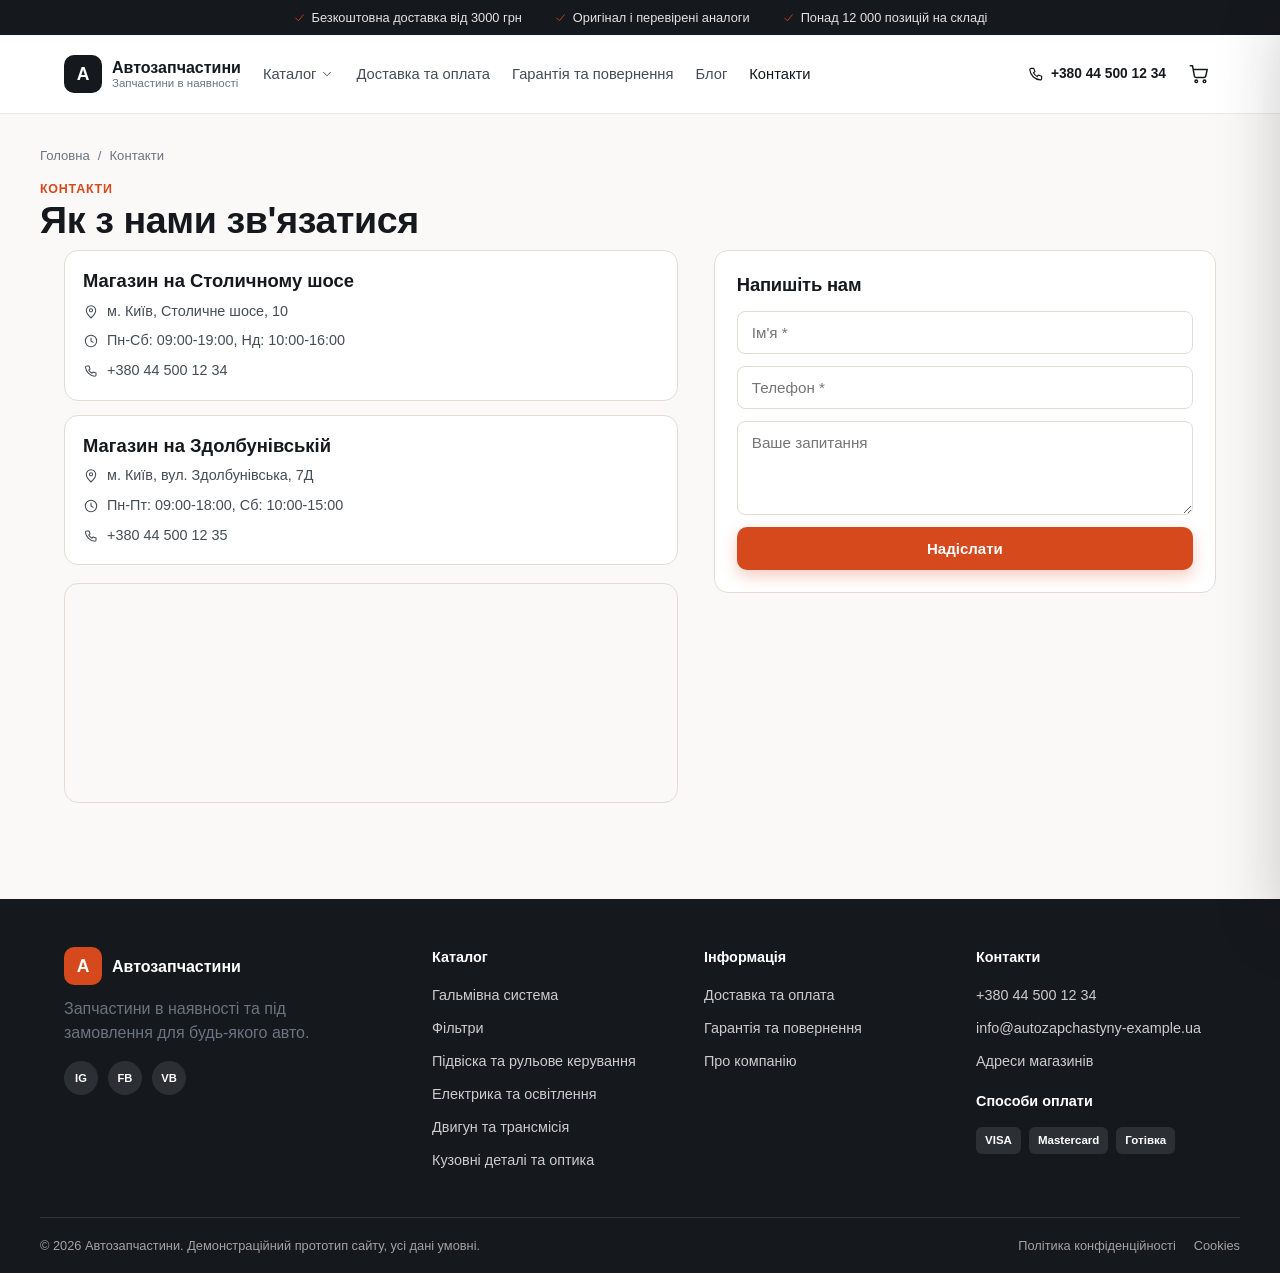
<file: contacts.html>
<!DOCTYPE html>
<html lang="uk">
<head>
<meta charset="UTF-8">
<meta name="viewport" content="width=device-width, initial-scale=1.0">
<title>Контакти — Автозапчастини</title>
<meta name="description" content="Адреси магазинів, телефони та форма зв'язку.">
<link rel="stylesheet" href="assets/css/style.css">
</head>
<body data-depth="0">
<div class="trust-bar">
  <div class="container trust-bar-row"><span class="trust-item"><svg width="13" height="13" viewBox="0 0 24 24" fill="none" stroke="currentColor" stroke-width="1.6" stroke-linecap="round" stroke-linejoin="round"><polyline points="5,13 10,18 19,7"/></svg>Безкоштовна доставка від 3000 грн</span><span class="trust-item"><svg width="13" height="13" viewBox="0 0 24 24" fill="none" stroke="currentColor" stroke-width="1.6" stroke-linecap="round" stroke-linejoin="round"><polyline points="5,13 10,18 19,7"/></svg>Оригінал і перевірені аналоги</span><span class="trust-item"><svg width="13" height="13" viewBox="0 0 24 24" fill="none" stroke="currentColor" stroke-width="1.6" stroke-linecap="round" stroke-linejoin="round"><polyline points="5,13 10,18 19,7"/></svg>Понад 12 000 позицій на складі</span></div>
</div>
<header class="site-header">
  <div class="container header-row">
    <button type="button" class="mobile-menu-toggle" id="mobile-menu-toggle" aria-label="Меню"><svg width="22" height="22" viewBox="0 0 24 24" fill="none" stroke="currentColor" stroke-width="1.6" stroke-linecap="round" stroke-linejoin="round"><line x1="4" y1="7" x2="20" y2="7"/><line x1="4" y1="12" x2="20" y2="12"/><line x1="4" y1="17" x2="20" y2="17"/></svg></button>
    <a class="brand" href="index.html">
      <span class="brand-mark">А</span>
      <span class="brand-text">
        <span class="brand-name">Автозапчастини</span>
        <span class="brand-desc">Запчастини в наявності</span>
      </span>
    </a>
    <nav class="main-nav" aria-label="Основна навігація">
      <div class="nav-item has-mega">
        <a href="catalog.html" class="">Каталог <svg width="14" height="14" viewBox="0 0 24 24" fill="none" stroke="currentColor" stroke-width="1.6" stroke-linecap="round" stroke-linejoin="round" class="nav-caret"><polyline points="6,9 12,15 18,9"/></svg></a>
        <div class="mega-menu"><a href="catalog.html?category=brakes">Гальмівна система</a><a href="catalog.html?category=filters">Фільтри</a><a href="catalog.html?category=suspension">Підвіска та рульове керування</a><a href="catalog.html?category=electric">Електрика та освітлення</a><a href="catalog.html?category=engine">Двигун та трансмісія</a><a href="catalog.html?category=body">Кузовні деталі та оптика</a><a href="catalog.html?category=chemistry">Автохімія та мастила</a><a href="catalog.html?category=accessories">Аксесуари та інструменти</a></div>
      </div>
      <a href="delivery.html" class="">Доставка та оплата</a><a href="warranty.html" class="">Гарантія та повернення</a><a href="blog.html" class="">Блог</a><a href="contacts.html" class="active">Контакти</a>
    </nav>
    <div class="header-actions">
      <a class="header-phone" href="tel:+380445001234"><svg width="18" height="18" viewBox="0 0 24 24" fill="none" stroke="currentColor" stroke-width="1.6" stroke-linecap="round" stroke-linejoin="round"><path d="M6 4.5h3l1.6 4.3-2 1.6a12 12 0 0 0 5 5l1.6-2 4.3 1.6v3c0 1-.9 1.9-1.9 1.8C10.6 19.6 4.4 13.4 3.7 6.4 3.6 5.4 5 4.5 6 4.5z"/></svg><span>+380 44 500 12 34</span></a>
      <button type="button" class="header-cart" id="header-cart-btn" aria-label="Кошик"
        data-cart-href="cart.html" data-checkout-href="checkout.html">
        <svg width="22" height="22" viewBox="0 0 24 24" fill="none" stroke="currentColor" stroke-width="1.6" stroke-linecap="round" stroke-linejoin="round"><circle cx="9" cy="20" r="1.4"/><circle cx="18" cy="20" r="1.4"/><path d="M2.5 3h2.4l2.1 11.2a2 2 0 0 0 2 1.6h8.4a2 2 0 0 0 2-1.6L21 7H6"/></svg><span class="cart-badge" id="cart-badge" hidden>0</span>
      </button>
    </div>
  </div>
  <div class="mobile-nav" id="mobile-nav">
    <a href="catalog.html">Каталог</a>
    <a href="delivery.html" class="">Доставка та оплата</a><a href="warranty.html" class="">Гарантія та повернення</a><a href="blog.html" class="">Блог</a><a href="contacts.html" class="active">Контакти</a>
    <a href="tel:+380445001234" class="mobile-nav-phone"><svg width="18" height="18" viewBox="0 0 24 24" fill="none" stroke="currentColor" stroke-width="1.6" stroke-linecap="round" stroke-linejoin="round"><path d="M6 4.5h3l1.6 4.3-2 1.6a12 12 0 0 0 5 5l1.6-2 4.3 1.6v3c0 1-.9 1.9-1.9 1.8C10.6 19.6 4.4 13.4 3.7 6.4 3.6 5.4 5 4.5 6 4.5z"/></svg> +380 44 500 12 34</a>
  </div>
</header>
<main id="main">

<section class="section-tight container">
  <nav class="breadcrumbs" aria-label="Breadcrumb"><a href="index.html">Головна</a><span class="bc-sep">/</span><span aria-current="page">Контакти</span></nav>
  <div class="eyebrow">Контакти</div>
  <h1 class="h1">Як з нами зв'язатися</h1>
</section>
<section class="section" style="padding-top:8px">
  <div class="container contacts-split">
    <div class="contact-col">
      <div class="stores-list"><div class="store-card">
      <h3 class="h3">Магазин на Столичному шосе</h3>
      <div class="store-row"><svg width="16" height="16" viewBox="0 0 24 24" fill="none" stroke="currentColor" stroke-width="1.6" stroke-linecap="round" stroke-linejoin="round"><path d="M12 21s7-6.2 7-11.5A7 7 0 1 0 5 9.5C5 14.8 12 21 12 21z"/><circle cx="12" cy="9.5" r="2.4"/></svg> м. Київ, Столичне шосе, 10</div>
      <div class="store-row"><svg width="16" height="16" viewBox="0 0 24 24" fill="none" stroke="currentColor" stroke-width="1.6" stroke-linecap="round" stroke-linejoin="round"><circle cx="12" cy="12" r="8.5"/><path d="M12 7.5V12l3.2 2"/></svg> Пн-Сб: 09:00-19:00, Нд: 10:00-16:00</div>
      <div class="store-row"><svg width="16" height="16" viewBox="0 0 24 24" fill="none" stroke="currentColor" stroke-width="1.6" stroke-linecap="round" stroke-linejoin="round"><path d="M6 4.5h3l1.6 4.3-2 1.6a12 12 0 0 0 5 5l1.6-2 4.3 1.6v3c0 1-.9 1.9-1.9 1.8C10.6 19.6 4.4 13.4 3.7 6.4 3.6 5.4 5 4.5 6 4.5z"/></svg> <a href="tel:+380445001234">+380 44 500 12 34</a></div>
    </div><div class="store-card">
      <h3 class="h3">Магазин на Здолбунівській</h3>
      <div class="store-row"><svg width="16" height="16" viewBox="0 0 24 24" fill="none" stroke="currentColor" stroke-width="1.6" stroke-linecap="round" stroke-linejoin="round"><path d="M12 21s7-6.2 7-11.5A7 7 0 1 0 5 9.5C5 14.8 12 21 12 21z"/><circle cx="12" cy="9.5" r="2.4"/></svg> м. Київ, вул. Здолбунівська, 7Д</div>
      <div class="store-row"><svg width="16" height="16" viewBox="0 0 24 24" fill="none" stroke="currentColor" stroke-width="1.6" stroke-linecap="round" stroke-linejoin="round"><circle cx="12" cy="12" r="8.5"/><path d="M12 7.5V12l3.2 2"/></svg> Пн-Пт: 09:00-18:00, Сб: 10:00-15:00</div>
      <div class="store-row"><svg width="16" height="16" viewBox="0 0 24 24" fill="none" stroke="currentColor" stroke-width="1.6" stroke-linecap="round" stroke-linejoin="round"><path d="M6 4.5h3l1.6 4.3-2 1.6a12 12 0 0 0 5 5l1.6-2 4.3 1.6v3c0 1-.9 1.9-1.9 1.8C10.6 19.6 4.4 13.4 3.7 6.4 3.6 5.4 5 4.5 6 4.5z"/></svg> <a href="tel:+380445001235">+380 44 500 12 35</a></div>
    </div></div>
      <div class="map-embed">
        <iframe title="Карта магазинів" loading="lazy"
          src="https://maps.google.com/maps?q=Київ,+Столичне+шосе,+10&z=13&output=embed"
          width="100%" height="100%" style="border:0"></iframe>
      </div>
    </div>
    <div>
      <div class="summary-card">
        <h2 class="h3">Напишіть нам</h2>
        <form class="stacked-form" id="contact-form" style="margin-top:14px">
          <input type="text" name="name" placeholder="Ім'я *" required>
          <input type="tel" name="phone" placeholder="Телефон *" required>
          <textarea name="message" rows="4" placeholder="Ваше запитання"></textarea>
          <button type="submit" class="btn btn-primary btn-block">Надіслати</button>
        </form>
        <div class="form-success" id="contact-success" hidden style="margin-top:16px">
          <div class="fs-icon"><svg width="18" height="18" viewBox="0 0 24 24" fill="none" stroke="currentColor" stroke-width="1.6" stroke-linecap="round" stroke-linejoin="round"><polyline points="5,13 10,18 19,7"/></svg></div>
          <div><div class="fs-title">Повідомлення надіслано</div><div class="muted">Ми зв'яжемося з вами протягом робочого дня.</div></div>
        </div>
      </div>
    </div>
  </div>
</section>

</main>
<footer class="site-footer">
  <div class="container footer-grid">
    <div class="footer-col footer-brand">
      <a class="brand" href="index.html">
        <span class="brand-mark">А</span>
        <span class="brand-text"><span class="brand-name">Автозапчастини</span></span>
      </a>
      <p class="muted" style="margin-top:12px;max-width:260px">Запчастини в наявності та під замовлення для будь-якого авто.</p>
      <div class="social-row">
        <a href="#" aria-label="Instagram" class="social-icon">IG</a>
        <a href="#" aria-label="Facebook" class="social-icon">FB</a>
        <a href="#" aria-label="Viber" class="social-icon">VB</a>
      </div>
    </div>
    <div class="footer-col">
      <div class="footer-title">Каталог</div>
      <ul><li><a href="catalog.html?category=brakes">Гальмівна система</a></li><li><a href="catalog.html?category=filters">Фільтри</a></li><li><a href="catalog.html?category=suspension">Підвіска та рульове керування</a></li><li><a href="catalog.html?category=electric">Електрика та освітлення</a></li><li><a href="catalog.html?category=engine">Двигун та трансмісія</a></li><li><a href="catalog.html?category=body">Кузовні деталі та оптика</a></li></ul>
    </div>
    <div class="footer-col">
      <div class="footer-title">Інформація</div>
      <ul><li><a href="delivery.html">Доставка та оплата</a></li><li><a href="warranty.html">Гарантія та повернення</a></li><li><a href="about.html">Про компанію</a></li></ul>
    </div>
    <div class="footer-col">
      <div class="footer-title">Контакти</div>
      <ul>
        <li><a href="tel:+380445001234">+380 44 500 12 34</a></li>
        <li><a href="mailto:info@autozapchastyny-example.ua">info@autozapchastyny-example.ua</a></li>
        <li><a href="contacts.html">Адреси магазинів</a></li>
      </ul>
      <div class="footer-title" style="margin-top:18px">Способи оплати</div>
      <div class="payment-icons">
        <span class="pay-chip">VISA</span><span class="pay-chip">Mastercard</span><span class="pay-chip">Готівка</span>
      </div>
    </div>
  </div>
  <div class="container footer-bottom">
    <span>&copy; 2026 Автозапчастини. Демонстраційний прототип сайту, усі дані умовні.</span>
    <div class="footer-legal">
      <a href="privacy.html">Політика конфіденційності</a>
      <a href="cookie.html">Cookies</a>
    </div>
  </div>
</footer>
<div class="cart-drawer-overlay" id="cart-drawer-overlay"></div>
<aside class="cart-drawer" id="cart-drawer" aria-label="Кошик">
  <div class="cart-drawer-head">
    <h2 class="h3">Кошик</h2>
    <button type="button" class="cart-drawer-close" id="cart-drawer-close" aria-label="Закрити"><svg width="20" height="20" viewBox="0 0 24 24" fill="none" stroke="currentColor" stroke-width="1.6" stroke-linecap="round" stroke-linejoin="round"><line x1="6" y1="6" x2="18" y2="18"/><line x1="18" y1="6" x2="6" y2="18"/></svg></button>
  </div>
  <div class="cart-drawer-body" id="cart-drawer-items"></div>
  <div class="cart-drawer-empty" id="cart-drawer-empty" hidden>
    <div class="cat-icon" style="width:56px;height:56px;margin:0 auto 14px"><svg width="30" height="30" viewBox="0 0 24 24" fill="none" stroke="currentColor" stroke-width="1.6" stroke-linecap="round" stroke-linejoin="round"><circle cx="9" cy="20" r="1.4"/><circle cx="18" cy="20" r="1.4"/><path d="M2.5 3h2.4l2.1 11.2a2 2 0 0 0 2 1.6h8.4a2 2 0 0 0 2-1.6L21 7H6"/></svg></div>
    <p class="muted">Кошик поки порожній.</p>
  </div>
  <div class="cart-drawer-foot" id="cart-drawer-foot">
    <div class="summary-row summary-total"><span>Разом</span><span id="cart-drawer-total">0 грн</span></div>
    <a class="btn btn-outline btn-block" id="cart-drawer-view" href="cart.html">Переглянути кошик</a>
    <a class="btn btn-primary btn-block" id="cart-drawer-checkout" href="checkout.html">Оформити замовлення <svg width="16" height="16" viewBox="0 0 24 24" fill="none" stroke="currentColor" stroke-width="1.6" stroke-linecap="round" stroke-linejoin="round"><line x1="4" y1="12" x2="19" y2="12"/><polyline points="13,6 19,12 13,18"/></svg></a>
  </div>
</aside>
<script src="assets/js/products-data.js"></script>
<script src="assets/js/main.js"></script>
</body>
</html>
</file>
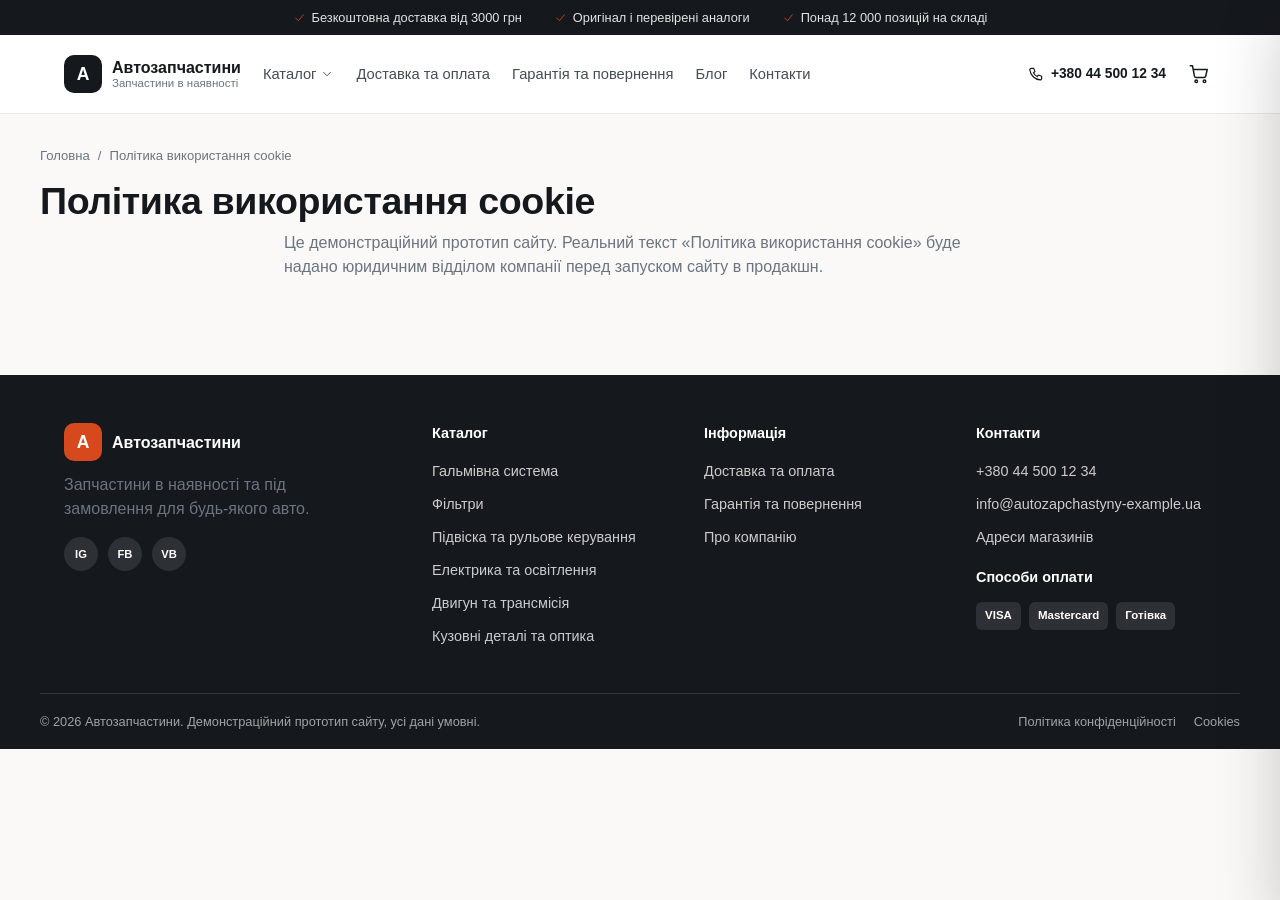
<file: cookie.html>
<!DOCTYPE html>
<html lang="uk">
<head>
<meta charset="UTF-8">
<meta name="viewport" content="width=device-width, initial-scale=1.0">
<title>Політика використання cookie — Автозапчастини</title>
<meta name="description" content="Політика використання cookie">
<link rel="stylesheet" href="assets/css/style.css">
</head>
<body data-depth="0">
<div class="trust-bar">
  <div class="container trust-bar-row"><span class="trust-item"><svg width="13" height="13" viewBox="0 0 24 24" fill="none" stroke="currentColor" stroke-width="1.6" stroke-linecap="round" stroke-linejoin="round"><polyline points="5,13 10,18 19,7"/></svg>Безкоштовна доставка від 3000 грн</span><span class="trust-item"><svg width="13" height="13" viewBox="0 0 24 24" fill="none" stroke="currentColor" stroke-width="1.6" stroke-linecap="round" stroke-linejoin="round"><polyline points="5,13 10,18 19,7"/></svg>Оригінал і перевірені аналоги</span><span class="trust-item"><svg width="13" height="13" viewBox="0 0 24 24" fill="none" stroke="currentColor" stroke-width="1.6" stroke-linecap="round" stroke-linejoin="round"><polyline points="5,13 10,18 19,7"/></svg>Понад 12 000 позицій на складі</span></div>
</div>
<header class="site-header">
  <div class="container header-row">
    <button type="button" class="mobile-menu-toggle" id="mobile-menu-toggle" aria-label="Меню"><svg width="22" height="22" viewBox="0 0 24 24" fill="none" stroke="currentColor" stroke-width="1.6" stroke-linecap="round" stroke-linejoin="round"><line x1="4" y1="7" x2="20" y2="7"/><line x1="4" y1="12" x2="20" y2="12"/><line x1="4" y1="17" x2="20" y2="17"/></svg></button>
    <a class="brand" href="index.html">
      <span class="brand-mark">А</span>
      <span class="brand-text">
        <span class="brand-name">Автозапчастини</span>
        <span class="brand-desc">Запчастини в наявності</span>
      </span>
    </a>
    <nav class="main-nav" aria-label="Основна навігація">
      <div class="nav-item has-mega">
        <a href="catalog.html" class="">Каталог <svg width="14" height="14" viewBox="0 0 24 24" fill="none" stroke="currentColor" stroke-width="1.6" stroke-linecap="round" stroke-linejoin="round" class="nav-caret"><polyline points="6,9 12,15 18,9"/></svg></a>
        <div class="mega-menu"><a href="catalog.html?category=brakes">Гальмівна система</a><a href="catalog.html?category=filters">Фільтри</a><a href="catalog.html?category=suspension">Підвіска та рульове керування</a><a href="catalog.html?category=electric">Електрика та освітлення</a><a href="catalog.html?category=engine">Двигун та трансмісія</a><a href="catalog.html?category=body">Кузовні деталі та оптика</a><a href="catalog.html?category=chemistry">Автохімія та мастила</a><a href="catalog.html?category=accessories">Аксесуари та інструменти</a></div>
      </div>
      <a href="delivery.html" class="">Доставка та оплата</a><a href="warranty.html" class="">Гарантія та повернення</a><a href="blog.html" class="">Блог</a><a href="contacts.html" class="">Контакти</a>
    </nav>
    <div class="header-actions">
      <a class="header-phone" href="tel:+380445001234"><svg width="18" height="18" viewBox="0 0 24 24" fill="none" stroke="currentColor" stroke-width="1.6" stroke-linecap="round" stroke-linejoin="round"><path d="M6 4.5h3l1.6 4.3-2 1.6a12 12 0 0 0 5 5l1.6-2 4.3 1.6v3c0 1-.9 1.9-1.9 1.8C10.6 19.6 4.4 13.4 3.7 6.4 3.6 5.4 5 4.5 6 4.5z"/></svg><span>+380 44 500 12 34</span></a>
      <button type="button" class="header-cart" id="header-cart-btn" aria-label="Кошик"
        data-cart-href="cart.html" data-checkout-href="checkout.html">
        <svg width="22" height="22" viewBox="0 0 24 24" fill="none" stroke="currentColor" stroke-width="1.6" stroke-linecap="round" stroke-linejoin="round"><circle cx="9" cy="20" r="1.4"/><circle cx="18" cy="20" r="1.4"/><path d="M2.5 3h2.4l2.1 11.2a2 2 0 0 0 2 1.6h8.4a2 2 0 0 0 2-1.6L21 7H6"/></svg><span class="cart-badge" id="cart-badge" hidden>0</span>
      </button>
    </div>
  </div>
  <div class="mobile-nav" id="mobile-nav">
    <a href="catalog.html">Каталог</a>
    <a href="delivery.html" class="">Доставка та оплата</a><a href="warranty.html" class="">Гарантія та повернення</a><a href="blog.html" class="">Блог</a><a href="contacts.html" class="">Контакти</a>
    <a href="tel:+380445001234" class="mobile-nav-phone"><svg width="18" height="18" viewBox="0 0 24 24" fill="none" stroke="currentColor" stroke-width="1.6" stroke-linecap="round" stroke-linejoin="round"><path d="M6 4.5h3l1.6 4.3-2 1.6a12 12 0 0 0 5 5l1.6-2 4.3 1.6v3c0 1-.9 1.9-1.9 1.8C10.6 19.6 4.4 13.4 3.7 6.4 3.6 5.4 5 4.5 6 4.5z"/></svg> +380 44 500 12 34</a>
  </div>
</header>
<main id="main">

<section class="section-tight container">
  <nav class="breadcrumbs" aria-label="Breadcrumb"><a href="index.html">Головна</a><span class="bc-sep">/</span><span aria-current="page">Політика використання cookie</span></nav>
  <h1 class="h1">Політика використання cookie</h1>
</section>
<section class="section" style="padding-top:8px">
  <div class="container" style="max-width:760px">
    <p class="muted">Це демонстраційний прототип сайту. Реальний текст «Політика використання cookie» буде надано
    юридичним відділом компанії перед запуском сайту в продакшн.</p>
  </div>
</section>

</main>
<footer class="site-footer">
  <div class="container footer-grid">
    <div class="footer-col footer-brand">
      <a class="brand" href="index.html">
        <span class="brand-mark">А</span>
        <span class="brand-text"><span class="brand-name">Автозапчастини</span></span>
      </a>
      <p class="muted" style="margin-top:12px;max-width:260px">Запчастини в наявності та під замовлення для будь-якого авто.</p>
      <div class="social-row">
        <a href="#" aria-label="Instagram" class="social-icon">IG</a>
        <a href="#" aria-label="Facebook" class="social-icon">FB</a>
        <a href="#" aria-label="Viber" class="social-icon">VB</a>
      </div>
    </div>
    <div class="footer-col">
      <div class="footer-title">Каталог</div>
      <ul><li><a href="catalog.html?category=brakes">Гальмівна система</a></li><li><a href="catalog.html?category=filters">Фільтри</a></li><li><a href="catalog.html?category=suspension">Підвіска та рульове керування</a></li><li><a href="catalog.html?category=electric">Електрика та освітлення</a></li><li><a href="catalog.html?category=engine">Двигун та трансмісія</a></li><li><a href="catalog.html?category=body">Кузовні деталі та оптика</a></li></ul>
    </div>
    <div class="footer-col">
      <div class="footer-title">Інформація</div>
      <ul><li><a href="delivery.html">Доставка та оплата</a></li><li><a href="warranty.html">Гарантія та повернення</a></li><li><a href="about.html">Про компанію</a></li></ul>
    </div>
    <div class="footer-col">
      <div class="footer-title">Контакти</div>
      <ul>
        <li><a href="tel:+380445001234">+380 44 500 12 34</a></li>
        <li><a href="mailto:info@autozapchastyny-example.ua">info@autozapchastyny-example.ua</a></li>
        <li><a href="contacts.html">Адреси магазинів</a></li>
      </ul>
      <div class="footer-title" style="margin-top:18px">Способи оплати</div>
      <div class="payment-icons">
        <span class="pay-chip">VISA</span><span class="pay-chip">Mastercard</span><span class="pay-chip">Готівка</span>
      </div>
    </div>
  </div>
  <div class="container footer-bottom">
    <span>&copy; 2026 Автозапчастини. Демонстраційний прототип сайту, усі дані умовні.</span>
    <div class="footer-legal">
      <a href="privacy.html">Політика конфіденційності</a>
      <a href="cookie.html">Cookies</a>
    </div>
  </div>
</footer>
<div class="cart-drawer-overlay" id="cart-drawer-overlay"></div>
<aside class="cart-drawer" id="cart-drawer" aria-label="Кошик">
  <div class="cart-drawer-head">
    <h2 class="h3">Кошик</h2>
    <button type="button" class="cart-drawer-close" id="cart-drawer-close" aria-label="Закрити"><svg width="20" height="20" viewBox="0 0 24 24" fill="none" stroke="currentColor" stroke-width="1.6" stroke-linecap="round" stroke-linejoin="round"><line x1="6" y1="6" x2="18" y2="18"/><line x1="18" y1="6" x2="6" y2="18"/></svg></button>
  </div>
  <div class="cart-drawer-body" id="cart-drawer-items"></div>
  <div class="cart-drawer-empty" id="cart-drawer-empty" hidden>
    <div class="cat-icon" style="width:56px;height:56px;margin:0 auto 14px"><svg width="30" height="30" viewBox="0 0 24 24" fill="none" stroke="currentColor" stroke-width="1.6" stroke-linecap="round" stroke-linejoin="round"><circle cx="9" cy="20" r="1.4"/><circle cx="18" cy="20" r="1.4"/><path d="M2.5 3h2.4l2.1 11.2a2 2 0 0 0 2 1.6h8.4a2 2 0 0 0 2-1.6L21 7H6"/></svg></div>
    <p class="muted">Кошик поки порожній.</p>
  </div>
  <div class="cart-drawer-foot" id="cart-drawer-foot">
    <div class="summary-row summary-total"><span>Разом</span><span id="cart-drawer-total">0 грн</span></div>
    <a class="btn btn-outline btn-block" id="cart-drawer-view" href="cart.html">Переглянути кошик</a>
    <a class="btn btn-primary btn-block" id="cart-drawer-checkout" href="checkout.html">Оформити замовлення <svg width="16" height="16" viewBox="0 0 24 24" fill="none" stroke="currentColor" stroke-width="1.6" stroke-linecap="round" stroke-linejoin="round"><line x1="4" y1="12" x2="19" y2="12"/><polyline points="13,6 19,12 13,18"/></svg></a>
  </div>
</aside>
<script src="assets/js/products-data.js"></script>
<script src="assets/js/main.js"></script>
</body>
</html>
</file>
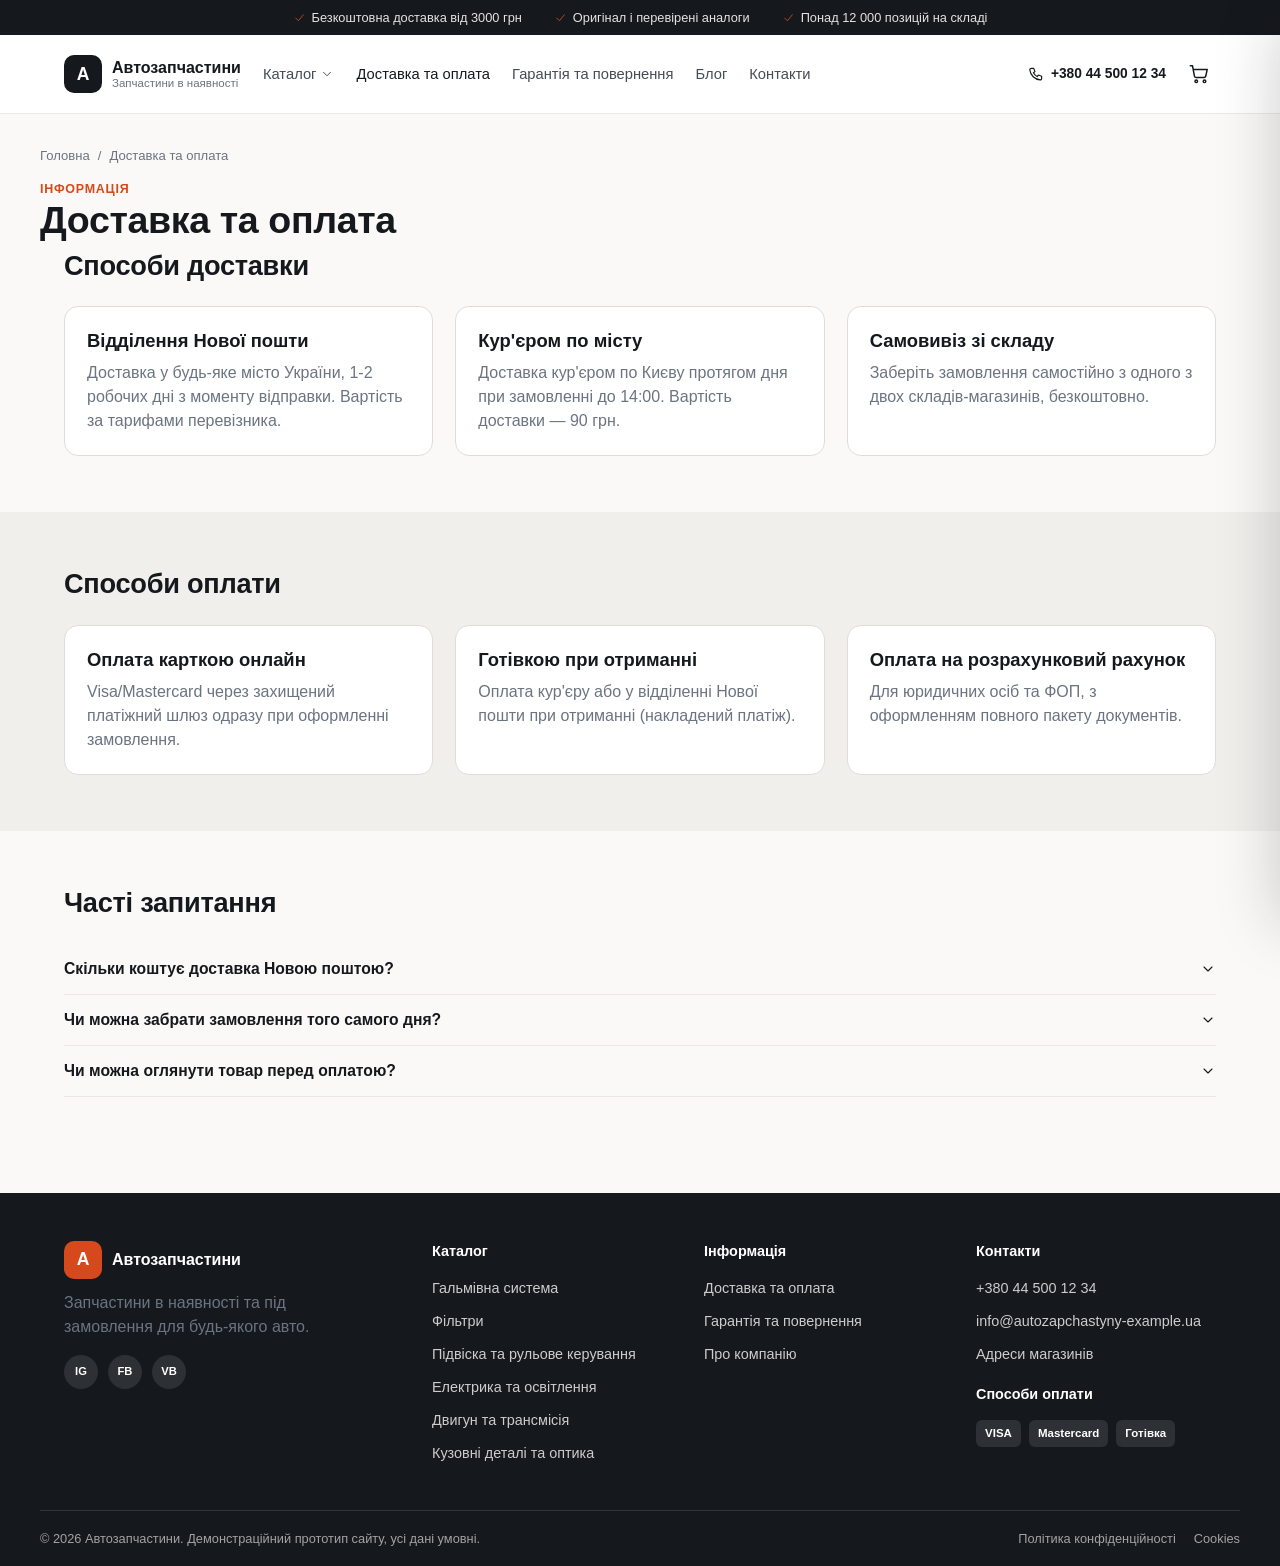
<file: delivery.html>
<!DOCTYPE html>
<html lang="uk">
<head>
<meta charset="UTF-8">
<meta name="viewport" content="width=device-width, initial-scale=1.0">
<title>Доставка та оплата — Автозапчастини</title>
<meta name="description" content="Способи доставки та оплати замовлень в інтернет-магазині автозапчастин.">
<link rel="stylesheet" href="assets/css/style.css">
</head>
<body data-depth="0">
<div class="trust-bar">
  <div class="container trust-bar-row"><span class="trust-item"><svg width="13" height="13" viewBox="0 0 24 24" fill="none" stroke="currentColor" stroke-width="1.6" stroke-linecap="round" stroke-linejoin="round"><polyline points="5,13 10,18 19,7"/></svg>Безкоштовна доставка від 3000 грн</span><span class="trust-item"><svg width="13" height="13" viewBox="0 0 24 24" fill="none" stroke="currentColor" stroke-width="1.6" stroke-linecap="round" stroke-linejoin="round"><polyline points="5,13 10,18 19,7"/></svg>Оригінал і перевірені аналоги</span><span class="trust-item"><svg width="13" height="13" viewBox="0 0 24 24" fill="none" stroke="currentColor" stroke-width="1.6" stroke-linecap="round" stroke-linejoin="round"><polyline points="5,13 10,18 19,7"/></svg>Понад 12 000 позицій на складі</span></div>
</div>
<header class="site-header">
  <div class="container header-row">
    <button type="button" class="mobile-menu-toggle" id="mobile-menu-toggle" aria-label="Меню"><svg width="22" height="22" viewBox="0 0 24 24" fill="none" stroke="currentColor" stroke-width="1.6" stroke-linecap="round" stroke-linejoin="round"><line x1="4" y1="7" x2="20" y2="7"/><line x1="4" y1="12" x2="20" y2="12"/><line x1="4" y1="17" x2="20" y2="17"/></svg></button>
    <a class="brand" href="index.html">
      <span class="brand-mark">А</span>
      <span class="brand-text">
        <span class="brand-name">Автозапчастини</span>
        <span class="brand-desc">Запчастини в наявності</span>
      </span>
    </a>
    <nav class="main-nav" aria-label="Основна навігація">
      <div class="nav-item has-mega">
        <a href="catalog.html" class="">Каталог <svg width="14" height="14" viewBox="0 0 24 24" fill="none" stroke="currentColor" stroke-width="1.6" stroke-linecap="round" stroke-linejoin="round" class="nav-caret"><polyline points="6,9 12,15 18,9"/></svg></a>
        <div class="mega-menu"><a href="catalog.html?category=brakes">Гальмівна система</a><a href="catalog.html?category=filters">Фільтри</a><a href="catalog.html?category=suspension">Підвіска та рульове керування</a><a href="catalog.html?category=electric">Електрика та освітлення</a><a href="catalog.html?category=engine">Двигун та трансмісія</a><a href="catalog.html?category=body">Кузовні деталі та оптика</a><a href="catalog.html?category=chemistry">Автохімія та мастила</a><a href="catalog.html?category=accessories">Аксесуари та інструменти</a></div>
      </div>
      <a href="delivery.html" class="active">Доставка та оплата</a><a href="warranty.html" class="">Гарантія та повернення</a><a href="blog.html" class="">Блог</a><a href="contacts.html" class="">Контакти</a>
    </nav>
    <div class="header-actions">
      <a class="header-phone" href="tel:+380445001234"><svg width="18" height="18" viewBox="0 0 24 24" fill="none" stroke="currentColor" stroke-width="1.6" stroke-linecap="round" stroke-linejoin="round"><path d="M6 4.5h3l1.6 4.3-2 1.6a12 12 0 0 0 5 5l1.6-2 4.3 1.6v3c0 1-.9 1.9-1.9 1.8C10.6 19.6 4.4 13.4 3.7 6.4 3.6 5.4 5 4.5 6 4.5z"/></svg><span>+380 44 500 12 34</span></a>
      <button type="button" class="header-cart" id="header-cart-btn" aria-label="Кошик"
        data-cart-href="cart.html" data-checkout-href="checkout.html">
        <svg width="22" height="22" viewBox="0 0 24 24" fill="none" stroke="currentColor" stroke-width="1.6" stroke-linecap="round" stroke-linejoin="round"><circle cx="9" cy="20" r="1.4"/><circle cx="18" cy="20" r="1.4"/><path d="M2.5 3h2.4l2.1 11.2a2 2 0 0 0 2 1.6h8.4a2 2 0 0 0 2-1.6L21 7H6"/></svg><span class="cart-badge" id="cart-badge" hidden>0</span>
      </button>
    </div>
  </div>
  <div class="mobile-nav" id="mobile-nav">
    <a href="catalog.html">Каталог</a>
    <a href="delivery.html" class="active">Доставка та оплата</a><a href="warranty.html" class="">Гарантія та повернення</a><a href="blog.html" class="">Блог</a><a href="contacts.html" class="">Контакти</a>
    <a href="tel:+380445001234" class="mobile-nav-phone"><svg width="18" height="18" viewBox="0 0 24 24" fill="none" stroke="currentColor" stroke-width="1.6" stroke-linecap="round" stroke-linejoin="round"><path d="M6 4.5h3l1.6 4.3-2 1.6a12 12 0 0 0 5 5l1.6-2 4.3 1.6v3c0 1-.9 1.9-1.9 1.8C10.6 19.6 4.4 13.4 3.7 6.4 3.6 5.4 5 4.5 6 4.5z"/></svg> +380 44 500 12 34</a>
  </div>
</header>
<main id="main">

<section class="section-tight container">
  <nav class="breadcrumbs" aria-label="Breadcrumb"><a href="index.html">Головна</a><span class="bc-sep">/</span><span aria-current="page">Доставка та оплата</span></nav>
  <div class="eyebrow">Інформація</div>
  <h1 class="h1">Доставка та оплата</h1>
</section>
<section class="section" style="padding-top:8px">
  <div class="container">
    <div class="head-row"><div><h2 class="h2">Способи доставки</h2></div></div>
    <div class="grid-3"><div class="info-card"><h3 class="h3">Відділення Нової пошти</h3><p class="muted" style="margin-top:8px">Доставка у будь-яке місто України, 1-2 робочих дні з моменту відправки. Вартість за тарифами перевізника.</p></div><div class="info-card"><h3 class="h3">Кур'єром по місту</h3><p class="muted" style="margin-top:8px">Доставка кур'єром по Києву протягом дня при замовленні до 14:00. Вартість доставки — 90 грн.</p></div><div class="info-card"><h3 class="h3">Самовивіз зі складу</h3><p class="muted" style="margin-top:8px">Заберіть замовлення самостійно з одного з двох складів-магазинів, безкоштовно.</p></div></div>
  </div>
</section>
<section class="section section-tint">
  <div class="container">
    <div class="head-row"><div><h2 class="h2">Способи оплати</h2></div></div>
    <div class="grid-3"><div class="info-card"><h3 class="h3">Оплата карткою онлайн</h3><p class="muted" style="margin-top:8px">Visa/Mastercard через захищений платіжний шлюз одразу при оформленні замовлення.</p></div><div class="info-card"><h3 class="h3">Готівкою при отриманні</h3><p class="muted" style="margin-top:8px">Оплата кур'єру або у відділенні Нової пошти при отриманні (накладений платіж).</p></div><div class="info-card"><h3 class="h3">Оплата на розрахунковий рахунок</h3><p class="muted" style="margin-top:8px">Для юридичних осіб та ФОП, з оформленням повного пакету документів.</p></div></div>
  </div>
</section>
<section class="section">
  <div class="container">
    <div class="head-row"><div><h2 class="h2">Часті запитання</h2></div></div>
    <div class="accordion" id="delivery-faq"><div class="accordion-item">
      <button type="button" class="accordion-trigger">Скільки коштує доставка Новою поштою? <svg width="16" height="16" viewBox="0 0 24 24" fill="none" stroke="currentColor" stroke-width="1.6" stroke-linecap="round" stroke-linejoin="round" class="acc-caret"><polyline points="6,9 12,15 18,9"/></svg></button>
      <div class="accordion-panel"><p class="muted">Вартість розраховується перевізником залежно від ваги, габаритів та міста доставки і відображається під час оформлення замовлення.</p></div>
    </div><div class="accordion-item">
      <button type="button" class="accordion-trigger">Чи можна забрати замовлення того самого дня? <svg width="16" height="16" viewBox="0 0 24 24" fill="none" stroke="currentColor" stroke-width="1.6" stroke-linecap="round" stroke-linejoin="round" class="acc-caret"><polyline points="6,9 12,15 18,9"/></svg></button>
      <div class="accordion-panel"><p class="muted">Так, якщо товар в наявності на складі та замовлення оформлено до 15:00 — самовивіз можливий того ж дня.</p></div>
    </div><div class="accordion-item">
      <button type="button" class="accordion-trigger">Чи можна оглянути товар перед оплатою? <svg width="16" height="16" viewBox="0 0 24 24" fill="none" stroke="currentColor" stroke-width="1.6" stroke-linecap="round" stroke-linejoin="round" class="acc-caret"><polyline points="6,9 12,15 18,9"/></svg></button>
      <div class="accordion-panel"><p class="muted">Так, при оплаті готівкою кур'єру або у відділенні Нової пошти можна оглянути товар перед розрахунком.</p></div>
    </div></div>
  </div>
</section>

</main>
<footer class="site-footer">
  <div class="container footer-grid">
    <div class="footer-col footer-brand">
      <a class="brand" href="index.html">
        <span class="brand-mark">А</span>
        <span class="brand-text"><span class="brand-name">Автозапчастини</span></span>
      </a>
      <p class="muted" style="margin-top:12px;max-width:260px">Запчастини в наявності та під замовлення для будь-якого авто.</p>
      <div class="social-row">
        <a href="#" aria-label="Instagram" class="social-icon">IG</a>
        <a href="#" aria-label="Facebook" class="social-icon">FB</a>
        <a href="#" aria-label="Viber" class="social-icon">VB</a>
      </div>
    </div>
    <div class="footer-col">
      <div class="footer-title">Каталог</div>
      <ul><li><a href="catalog.html?category=brakes">Гальмівна система</a></li><li><a href="catalog.html?category=filters">Фільтри</a></li><li><a href="catalog.html?category=suspension">Підвіска та рульове керування</a></li><li><a href="catalog.html?category=electric">Електрика та освітлення</a></li><li><a href="catalog.html?category=engine">Двигун та трансмісія</a></li><li><a href="catalog.html?category=body">Кузовні деталі та оптика</a></li></ul>
    </div>
    <div class="footer-col">
      <div class="footer-title">Інформація</div>
      <ul><li><a href="delivery.html">Доставка та оплата</a></li><li><a href="warranty.html">Гарантія та повернення</a></li><li><a href="about.html">Про компанію</a></li></ul>
    </div>
    <div class="footer-col">
      <div class="footer-title">Контакти</div>
      <ul>
        <li><a href="tel:+380445001234">+380 44 500 12 34</a></li>
        <li><a href="mailto:info@autozapchastyny-example.ua">info@autozapchastyny-example.ua</a></li>
        <li><a href="contacts.html">Адреси магазинів</a></li>
      </ul>
      <div class="footer-title" style="margin-top:18px">Способи оплати</div>
      <div class="payment-icons">
        <span class="pay-chip">VISA</span><span class="pay-chip">Mastercard</span><span class="pay-chip">Готівка</span>
      </div>
    </div>
  </div>
  <div class="container footer-bottom">
    <span>&copy; 2026 Автозапчастини. Демонстраційний прототип сайту, усі дані умовні.</span>
    <div class="footer-legal">
      <a href="privacy.html">Політика конфіденційності</a>
      <a href="cookie.html">Cookies</a>
    </div>
  </div>
</footer>
<div class="cart-drawer-overlay" id="cart-drawer-overlay"></div>
<aside class="cart-drawer" id="cart-drawer" aria-label="Кошик">
  <div class="cart-drawer-head">
    <h2 class="h3">Кошик</h2>
    <button type="button" class="cart-drawer-close" id="cart-drawer-close" aria-label="Закрити"><svg width="20" height="20" viewBox="0 0 24 24" fill="none" stroke="currentColor" stroke-width="1.6" stroke-linecap="round" stroke-linejoin="round"><line x1="6" y1="6" x2="18" y2="18"/><line x1="18" y1="6" x2="6" y2="18"/></svg></button>
  </div>
  <div class="cart-drawer-body" id="cart-drawer-items"></div>
  <div class="cart-drawer-empty" id="cart-drawer-empty" hidden>
    <div class="cat-icon" style="width:56px;height:56px;margin:0 auto 14px"><svg width="30" height="30" viewBox="0 0 24 24" fill="none" stroke="currentColor" stroke-width="1.6" stroke-linecap="round" stroke-linejoin="round"><circle cx="9" cy="20" r="1.4"/><circle cx="18" cy="20" r="1.4"/><path d="M2.5 3h2.4l2.1 11.2a2 2 0 0 0 2 1.6h8.4a2 2 0 0 0 2-1.6L21 7H6"/></svg></div>
    <p class="muted">Кошик поки порожній.</p>
  </div>
  <div class="cart-drawer-foot" id="cart-drawer-foot">
    <div class="summary-row summary-total"><span>Разом</span><span id="cart-drawer-total">0 грн</span></div>
    <a class="btn btn-outline btn-block" id="cart-drawer-view" href="cart.html">Переглянути кошик</a>
    <a class="btn btn-primary btn-block" id="cart-drawer-checkout" href="checkout.html">Оформити замовлення <svg width="16" height="16" viewBox="0 0 24 24" fill="none" stroke="currentColor" stroke-width="1.6" stroke-linecap="round" stroke-linejoin="round"><line x1="4" y1="12" x2="19" y2="12"/><polyline points="13,6 19,12 13,18"/></svg></a>
  </div>
</aside>
<script src="assets/js/products-data.js"></script>
<script src="assets/js/main.js"></script>
</body>
</html>
</file>
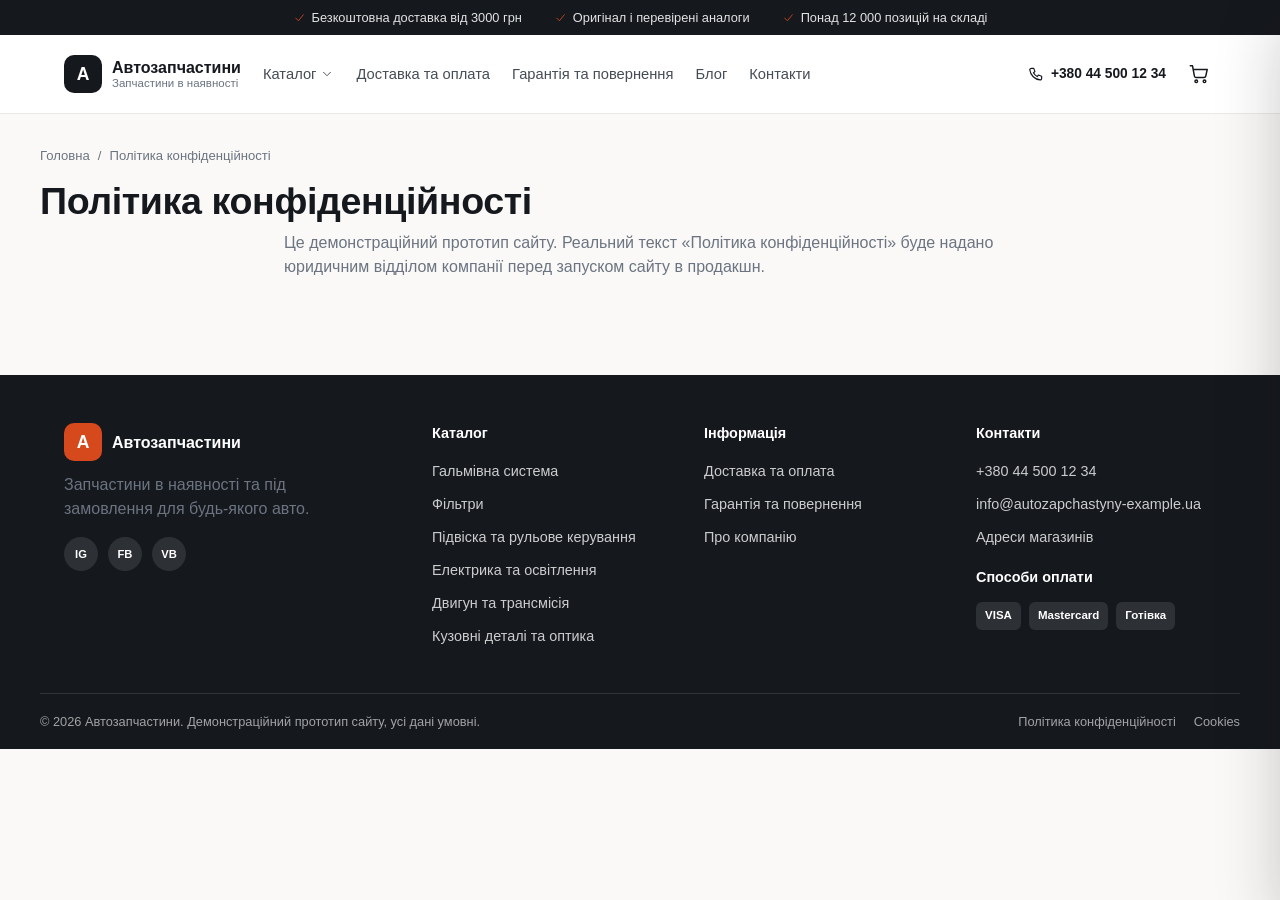
<file: privacy.html>
<!DOCTYPE html>
<html lang="uk">
<head>
<meta charset="UTF-8">
<meta name="viewport" content="width=device-width, initial-scale=1.0">
<title>Політика конфіденційності — Автозапчастини</title>
<meta name="description" content="Політика конфіденційності">
<link rel="stylesheet" href="assets/css/style.css">
</head>
<body data-depth="0">
<div class="trust-bar">
  <div class="container trust-bar-row"><span class="trust-item"><svg width="13" height="13" viewBox="0 0 24 24" fill="none" stroke="currentColor" stroke-width="1.6" stroke-linecap="round" stroke-linejoin="round"><polyline points="5,13 10,18 19,7"/></svg>Безкоштовна доставка від 3000 грн</span><span class="trust-item"><svg width="13" height="13" viewBox="0 0 24 24" fill="none" stroke="currentColor" stroke-width="1.6" stroke-linecap="round" stroke-linejoin="round"><polyline points="5,13 10,18 19,7"/></svg>Оригінал і перевірені аналоги</span><span class="trust-item"><svg width="13" height="13" viewBox="0 0 24 24" fill="none" stroke="currentColor" stroke-width="1.6" stroke-linecap="round" stroke-linejoin="round"><polyline points="5,13 10,18 19,7"/></svg>Понад 12 000 позицій на складі</span></div>
</div>
<header class="site-header">
  <div class="container header-row">
    <button type="button" class="mobile-menu-toggle" id="mobile-menu-toggle" aria-label="Меню"><svg width="22" height="22" viewBox="0 0 24 24" fill="none" stroke="currentColor" stroke-width="1.6" stroke-linecap="round" stroke-linejoin="round"><line x1="4" y1="7" x2="20" y2="7"/><line x1="4" y1="12" x2="20" y2="12"/><line x1="4" y1="17" x2="20" y2="17"/></svg></button>
    <a class="brand" href="index.html">
      <span class="brand-mark">А</span>
      <span class="brand-text">
        <span class="brand-name">Автозапчастини</span>
        <span class="brand-desc">Запчастини в наявності</span>
      </span>
    </a>
    <nav class="main-nav" aria-label="Основна навігація">
      <div class="nav-item has-mega">
        <a href="catalog.html" class="">Каталог <svg width="14" height="14" viewBox="0 0 24 24" fill="none" stroke="currentColor" stroke-width="1.6" stroke-linecap="round" stroke-linejoin="round" class="nav-caret"><polyline points="6,9 12,15 18,9"/></svg></a>
        <div class="mega-menu"><a href="catalog.html?category=brakes">Гальмівна система</a><a href="catalog.html?category=filters">Фільтри</a><a href="catalog.html?category=suspension">Підвіска та рульове керування</a><a href="catalog.html?category=electric">Електрика та освітлення</a><a href="catalog.html?category=engine">Двигун та трансмісія</a><a href="catalog.html?category=body">Кузовні деталі та оптика</a><a href="catalog.html?category=chemistry">Автохімія та мастила</a><a href="catalog.html?category=accessories">Аксесуари та інструменти</a></div>
      </div>
      <a href="delivery.html" class="">Доставка та оплата</a><a href="warranty.html" class="">Гарантія та повернення</a><a href="blog.html" class="">Блог</a><a href="contacts.html" class="">Контакти</a>
    </nav>
    <div class="header-actions">
      <a class="header-phone" href="tel:+380445001234"><svg width="18" height="18" viewBox="0 0 24 24" fill="none" stroke="currentColor" stroke-width="1.6" stroke-linecap="round" stroke-linejoin="round"><path d="M6 4.5h3l1.6 4.3-2 1.6a12 12 0 0 0 5 5l1.6-2 4.3 1.6v3c0 1-.9 1.9-1.9 1.8C10.6 19.6 4.4 13.4 3.7 6.4 3.6 5.4 5 4.5 6 4.5z"/></svg><span>+380 44 500 12 34</span></a>
      <button type="button" class="header-cart" id="header-cart-btn" aria-label="Кошик"
        data-cart-href="cart.html" data-checkout-href="checkout.html">
        <svg width="22" height="22" viewBox="0 0 24 24" fill="none" stroke="currentColor" stroke-width="1.6" stroke-linecap="round" stroke-linejoin="round"><circle cx="9" cy="20" r="1.4"/><circle cx="18" cy="20" r="1.4"/><path d="M2.5 3h2.4l2.1 11.2a2 2 0 0 0 2 1.6h8.4a2 2 0 0 0 2-1.6L21 7H6"/></svg><span class="cart-badge" id="cart-badge" hidden>0</span>
      </button>
    </div>
  </div>
  <div class="mobile-nav" id="mobile-nav">
    <a href="catalog.html">Каталог</a>
    <a href="delivery.html" class="">Доставка та оплата</a><a href="warranty.html" class="">Гарантія та повернення</a><a href="blog.html" class="">Блог</a><a href="contacts.html" class="">Контакти</a>
    <a href="tel:+380445001234" class="mobile-nav-phone"><svg width="18" height="18" viewBox="0 0 24 24" fill="none" stroke="currentColor" stroke-width="1.6" stroke-linecap="round" stroke-linejoin="round"><path d="M6 4.5h3l1.6 4.3-2 1.6a12 12 0 0 0 5 5l1.6-2 4.3 1.6v3c0 1-.9 1.9-1.9 1.8C10.6 19.6 4.4 13.4 3.7 6.4 3.6 5.4 5 4.5 6 4.5z"/></svg> +380 44 500 12 34</a>
  </div>
</header>
<main id="main">

<section class="section-tight container">
  <nav class="breadcrumbs" aria-label="Breadcrumb"><a href="index.html">Головна</a><span class="bc-sep">/</span><span aria-current="page">Політика конфіденційності</span></nav>
  <h1 class="h1">Політика конфіденційності</h1>
</section>
<section class="section" style="padding-top:8px">
  <div class="container" style="max-width:760px">
    <p class="muted">Це демонстраційний прототип сайту. Реальний текст «Політика конфіденційності» буде надано
    юридичним відділом компанії перед запуском сайту в продакшн.</p>
  </div>
</section>

</main>
<footer class="site-footer">
  <div class="container footer-grid">
    <div class="footer-col footer-brand">
      <a class="brand" href="index.html">
        <span class="brand-mark">А</span>
        <span class="brand-text"><span class="brand-name">Автозапчастини</span></span>
      </a>
      <p class="muted" style="margin-top:12px;max-width:260px">Запчастини в наявності та під замовлення для будь-якого авто.</p>
      <div class="social-row">
        <a href="#" aria-label="Instagram" class="social-icon">IG</a>
        <a href="#" aria-label="Facebook" class="social-icon">FB</a>
        <a href="#" aria-label="Viber" class="social-icon">VB</a>
      </div>
    </div>
    <div class="footer-col">
      <div class="footer-title">Каталог</div>
      <ul><li><a href="catalog.html?category=brakes">Гальмівна система</a></li><li><a href="catalog.html?category=filters">Фільтри</a></li><li><a href="catalog.html?category=suspension">Підвіска та рульове керування</a></li><li><a href="catalog.html?category=electric">Електрика та освітлення</a></li><li><a href="catalog.html?category=engine">Двигун та трансмісія</a></li><li><a href="catalog.html?category=body">Кузовні деталі та оптика</a></li></ul>
    </div>
    <div class="footer-col">
      <div class="footer-title">Інформація</div>
      <ul><li><a href="delivery.html">Доставка та оплата</a></li><li><a href="warranty.html">Гарантія та повернення</a></li><li><a href="about.html">Про компанію</a></li></ul>
    </div>
    <div class="footer-col">
      <div class="footer-title">Контакти</div>
      <ul>
        <li><a href="tel:+380445001234">+380 44 500 12 34</a></li>
        <li><a href="mailto:info@autozapchastyny-example.ua">info@autozapchastyny-example.ua</a></li>
        <li><a href="contacts.html">Адреси магазинів</a></li>
      </ul>
      <div class="footer-title" style="margin-top:18px">Способи оплати</div>
      <div class="payment-icons">
        <span class="pay-chip">VISA</span><span class="pay-chip">Mastercard</span><span class="pay-chip">Готівка</span>
      </div>
    </div>
  </div>
  <div class="container footer-bottom">
    <span>&copy; 2026 Автозапчастини. Демонстраційний прототип сайту, усі дані умовні.</span>
    <div class="footer-legal">
      <a href="privacy.html">Політика конфіденційності</a>
      <a href="cookie.html">Cookies</a>
    </div>
  </div>
</footer>
<div class="cart-drawer-overlay" id="cart-drawer-overlay"></div>
<aside class="cart-drawer" id="cart-drawer" aria-label="Кошик">
  <div class="cart-drawer-head">
    <h2 class="h3">Кошик</h2>
    <button type="button" class="cart-drawer-close" id="cart-drawer-close" aria-label="Закрити"><svg width="20" height="20" viewBox="0 0 24 24" fill="none" stroke="currentColor" stroke-width="1.6" stroke-linecap="round" stroke-linejoin="round"><line x1="6" y1="6" x2="18" y2="18"/><line x1="18" y1="6" x2="6" y2="18"/></svg></button>
  </div>
  <div class="cart-drawer-body" id="cart-drawer-items"></div>
  <div class="cart-drawer-empty" id="cart-drawer-empty" hidden>
    <div class="cat-icon" style="width:56px;height:56px;margin:0 auto 14px"><svg width="30" height="30" viewBox="0 0 24 24" fill="none" stroke="currentColor" stroke-width="1.6" stroke-linecap="round" stroke-linejoin="round"><circle cx="9" cy="20" r="1.4"/><circle cx="18" cy="20" r="1.4"/><path d="M2.5 3h2.4l2.1 11.2a2 2 0 0 0 2 1.6h8.4a2 2 0 0 0 2-1.6L21 7H6"/></svg></div>
    <p class="muted">Кошик поки порожній.</p>
  </div>
  <div class="cart-drawer-foot" id="cart-drawer-foot">
    <div class="summary-row summary-total"><span>Разом</span><span id="cart-drawer-total">0 грн</span></div>
    <a class="btn btn-outline btn-block" id="cart-drawer-view" href="cart.html">Переглянути кошик</a>
    <a class="btn btn-primary btn-block" id="cart-drawer-checkout" href="checkout.html">Оформити замовлення <svg width="16" height="16" viewBox="0 0 24 24" fill="none" stroke="currentColor" stroke-width="1.6" stroke-linecap="round" stroke-linejoin="round"><line x1="4" y1="12" x2="19" y2="12"/><polyline points="13,6 19,12 13,18"/></svg></a>
  </div>
</aside>
<script src="assets/js/products-data.js"></script>
<script src="assets/js/main.js"></script>
</body>
</html>
</file>
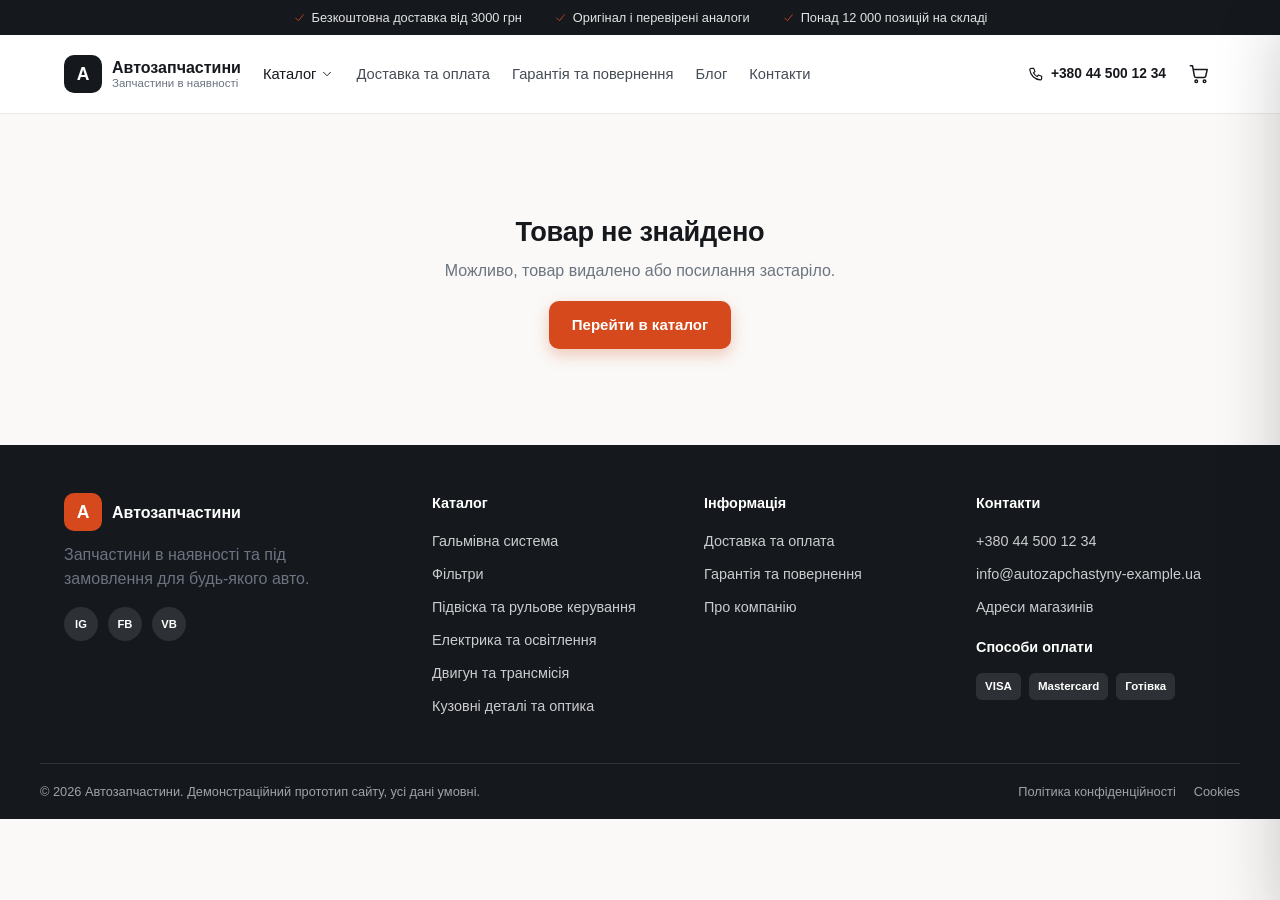
<file: product.html>
<!DOCTYPE html>
<html lang="uk">
<head>
<meta charset="UTF-8">
<meta name="viewport" content="width=device-width, initial-scale=1.0">
<title>Картка товару — Автозапчастини</title>
<meta name="description" content="Характеристики, ціна, наявність та відгуки про запчастину.">
<link rel="stylesheet" href="assets/css/style.css">
</head>
<body data-depth="0">
<div class="trust-bar">
  <div class="container trust-bar-row"><span class="trust-item"><svg width="13" height="13" viewBox="0 0 24 24" fill="none" stroke="currentColor" stroke-width="1.6" stroke-linecap="round" stroke-linejoin="round"><polyline points="5,13 10,18 19,7"/></svg>Безкоштовна доставка від 3000 грн</span><span class="trust-item"><svg width="13" height="13" viewBox="0 0 24 24" fill="none" stroke="currentColor" stroke-width="1.6" stroke-linecap="round" stroke-linejoin="round"><polyline points="5,13 10,18 19,7"/></svg>Оригінал і перевірені аналоги</span><span class="trust-item"><svg width="13" height="13" viewBox="0 0 24 24" fill="none" stroke="currentColor" stroke-width="1.6" stroke-linecap="round" stroke-linejoin="round"><polyline points="5,13 10,18 19,7"/></svg>Понад 12 000 позицій на складі</span></div>
</div>
<header class="site-header">
  <div class="container header-row">
    <button type="button" class="mobile-menu-toggle" id="mobile-menu-toggle" aria-label="Меню"><svg width="22" height="22" viewBox="0 0 24 24" fill="none" stroke="currentColor" stroke-width="1.6" stroke-linecap="round" stroke-linejoin="round"><line x1="4" y1="7" x2="20" y2="7"/><line x1="4" y1="12" x2="20" y2="12"/><line x1="4" y1="17" x2="20" y2="17"/></svg></button>
    <a class="brand" href="index.html">
      <span class="brand-mark">А</span>
      <span class="brand-text">
        <span class="brand-name">Автозапчастини</span>
        <span class="brand-desc">Запчастини в наявності</span>
      </span>
    </a>
    <nav class="main-nav" aria-label="Основна навігація">
      <div class="nav-item has-mega">
        <a href="catalog.html" class="active">Каталог <svg width="14" height="14" viewBox="0 0 24 24" fill="none" stroke="currentColor" stroke-width="1.6" stroke-linecap="round" stroke-linejoin="round" class="nav-caret"><polyline points="6,9 12,15 18,9"/></svg></a>
        <div class="mega-menu"><a href="catalog.html?category=brakes">Гальмівна система</a><a href="catalog.html?category=filters">Фільтри</a><a href="catalog.html?category=suspension">Підвіска та рульове керування</a><a href="catalog.html?category=electric">Електрика та освітлення</a><a href="catalog.html?category=engine">Двигун та трансмісія</a><a href="catalog.html?category=body">Кузовні деталі та оптика</a><a href="catalog.html?category=chemistry">Автохімія та мастила</a><a href="catalog.html?category=accessories">Аксесуари та інструменти</a></div>
      </div>
      <a href="delivery.html" class="">Доставка та оплата</a><a href="warranty.html" class="">Гарантія та повернення</a><a href="blog.html" class="">Блог</a><a href="contacts.html" class="">Контакти</a>
    </nav>
    <div class="header-actions">
      <a class="header-phone" href="tel:+380445001234"><svg width="18" height="18" viewBox="0 0 24 24" fill="none" stroke="currentColor" stroke-width="1.6" stroke-linecap="round" stroke-linejoin="round"><path d="M6 4.5h3l1.6 4.3-2 1.6a12 12 0 0 0 5 5l1.6-2 4.3 1.6v3c0 1-.9 1.9-1.9 1.8C10.6 19.6 4.4 13.4 3.7 6.4 3.6 5.4 5 4.5 6 4.5z"/></svg><span>+380 44 500 12 34</span></a>
      <button type="button" class="header-cart" id="header-cart-btn" aria-label="Кошик"
        data-cart-href="cart.html" data-checkout-href="checkout.html">
        <svg width="22" height="22" viewBox="0 0 24 24" fill="none" stroke="currentColor" stroke-width="1.6" stroke-linecap="round" stroke-linejoin="round"><circle cx="9" cy="20" r="1.4"/><circle cx="18" cy="20" r="1.4"/><path d="M2.5 3h2.4l2.1 11.2a2 2 0 0 0 2 1.6h8.4a2 2 0 0 0 2-1.6L21 7H6"/></svg><span class="cart-badge" id="cart-badge" hidden>0</span>
      </button>
    </div>
  </div>
  <div class="mobile-nav" id="mobile-nav">
    <a href="catalog.html">Каталог</a>
    <a href="delivery.html" class="">Доставка та оплата</a><a href="warranty.html" class="">Гарантія та повернення</a><a href="blog.html" class="">Блог</a><a href="contacts.html" class="">Контакти</a>
    <a href="tel:+380445001234" class="mobile-nav-phone"><svg width="18" height="18" viewBox="0 0 24 24" fill="none" stroke="currentColor" stroke-width="1.6" stroke-linecap="round" stroke-linejoin="round"><path d="M6 4.5h3l1.6 4.3-2 1.6a12 12 0 0 0 5 5l1.6-2 4.3 1.6v3c0 1-.9 1.9-1.9 1.8C10.6 19.6 4.4 13.4 3.7 6.4 3.6 5.4 5 4.5 6 4.5z"/></svg> +380 44 500 12 34</a>
  </div>
</header>
<main id="main">

<section class="section-tight container">
  <nav class="breadcrumbs" id="product-breadcrumbs" aria-label="Breadcrumb"></nav>
</section>
<section class="section" style="padding-top:8px">
  <div class="container">
    <div class="product-detail-grid" id="product-root">
      <div class="product-gallery" id="product-gallery"></div>
      <div class="product-info">
        <div class="eyebrow" id="product-brand"></div>
        <h1 class="h1" id="product-name" style="margin-top:6px"></h1>
        <div class="muted" id="product-sku" style="margin-top:6px"></div>
        <div class="product-price-row" id="product-price-row" style="margin-top:16px"></div>
        <div id="product-stock" style="margin-top:8px"></div>
        <p class="lede" id="product-short" style="margin-top:16px"></p>
        <div class="qty-add-row" style="margin-top:20px">
          <div class="qty-stepper">
            <button type="button" class="qty-btn" id="product-qty-minus"><svg width="16" height="16" viewBox="0 0 24 24" fill="none" stroke="currentColor" stroke-width="1.6" stroke-linecap="round" stroke-linejoin="round"><line x1="5" y1="12" x2="19" y2="12"/></svg></button>
            <input type="number" id="product-qty" value="1" min="1">
            <button type="button" class="qty-btn" id="product-qty-plus"><svg width="16" height="16" viewBox="0 0 24 24" fill="none" stroke="currentColor" stroke-width="1.6" stroke-linecap="round" stroke-linejoin="round"><line x1="12" y1="5" x2="12" y2="19"/><line x1="5" y1="12" x2="19" y2="12"/></svg></button>
          </div>
          <button type="button" class="btn btn-primary" id="product-add-cart"><svg width="18" height="18" viewBox="0 0 24 24" fill="none" stroke="currentColor" stroke-width="1.6" stroke-linecap="round" stroke-linejoin="round"><circle cx="9" cy="20" r="1.4"/><circle cx="18" cy="20" r="1.4"/><path d="M2.5 3h2.4l2.1 11.2a2 2 0 0 0 2 1.6h8.4a2 2 0 0 0 2-1.6L21 7H6"/></svg> Додати в кошик</button>
        </div>
        <div class="form-success" id="product-add-success" hidden style="margin-top:14px">
          <div class="fs-icon"><svg width="18" height="18" viewBox="0 0 24 24" fill="none" stroke="currentColor" stroke-width="1.6" stroke-linecap="round" stroke-linejoin="round"><polyline points="5,13 10,18 19,7"/></svg></div>
          <div>Товар додано в кошик.</div>
        </div>
      </div>
    </div>

    <div class="product-tabs">
      <div class="product-block">
        <h2 class="h3">Характеристики</h2>
        <table class="spec-table" id="product-specs"></table>
      </div>
      <div class="product-block">
        <h2 class="h3">Опис товару</h2>
        <p class="muted" id="product-desc"></p>
      </div>
    </div>

    <div class="section" style="padding-top:0">
      <div class="head-row"><div><div class="eyebrow">Рекомендації</div><h2 class="h2">З цим також купують</h2></div></div>
      <div class="grid-4 product-grid" id="product-related"></div>
    </div>

    <div class="section" style="padding-top:0">
      <div class="head-row"><div><div class="eyebrow">Відгуки</div><h2 class="h2">Відгуки про товар</h2></div></div>
      <div class="reviews-grid" id="product-reviews"></div>
    </div>
  </div>
</section>
<section class="section" id="product-not-found" hidden>
  <div class="container" style="text-align:center">
    <h2 class="h2">Товар не знайдено</h2>
    <p class="muted" style="margin-top:10px">Можливо, товар видалено або посилання застаріло.</p>
    <a class="btn btn-primary" href="catalog.html" style="margin-top:18px">Перейти в каталог</a>
  </div>
</section>

</main>
<footer class="site-footer">
  <div class="container footer-grid">
    <div class="footer-col footer-brand">
      <a class="brand" href="index.html">
        <span class="brand-mark">А</span>
        <span class="brand-text"><span class="brand-name">Автозапчастини</span></span>
      </a>
      <p class="muted" style="margin-top:12px;max-width:260px">Запчастини в наявності та під замовлення для будь-якого авто.</p>
      <div class="social-row">
        <a href="#" aria-label="Instagram" class="social-icon">IG</a>
        <a href="#" aria-label="Facebook" class="social-icon">FB</a>
        <a href="#" aria-label="Viber" class="social-icon">VB</a>
      </div>
    </div>
    <div class="footer-col">
      <div class="footer-title">Каталог</div>
      <ul><li><a href="catalog.html?category=brakes">Гальмівна система</a></li><li><a href="catalog.html?category=filters">Фільтри</a></li><li><a href="catalog.html?category=suspension">Підвіска та рульове керування</a></li><li><a href="catalog.html?category=electric">Електрика та освітлення</a></li><li><a href="catalog.html?category=engine">Двигун та трансмісія</a></li><li><a href="catalog.html?category=body">Кузовні деталі та оптика</a></li></ul>
    </div>
    <div class="footer-col">
      <div class="footer-title">Інформація</div>
      <ul><li><a href="delivery.html">Доставка та оплата</a></li><li><a href="warranty.html">Гарантія та повернення</a></li><li><a href="about.html">Про компанію</a></li></ul>
    </div>
    <div class="footer-col">
      <div class="footer-title">Контакти</div>
      <ul>
        <li><a href="tel:+380445001234">+380 44 500 12 34</a></li>
        <li><a href="mailto:info@autozapchastyny-example.ua">info@autozapchastyny-example.ua</a></li>
        <li><a href="contacts.html">Адреси магазинів</a></li>
      </ul>
      <div class="footer-title" style="margin-top:18px">Способи оплати</div>
      <div class="payment-icons">
        <span class="pay-chip">VISA</span><span class="pay-chip">Mastercard</span><span class="pay-chip">Готівка</span>
      </div>
    </div>
  </div>
  <div class="container footer-bottom">
    <span>&copy; 2026 Автозапчастини. Демонстраційний прототип сайту, усі дані умовні.</span>
    <div class="footer-legal">
      <a href="privacy.html">Політика конфіденційності</a>
      <a href="cookie.html">Cookies</a>
    </div>
  </div>
</footer>
<div class="cart-drawer-overlay" id="cart-drawer-overlay"></div>
<aside class="cart-drawer" id="cart-drawer" aria-label="Кошик">
  <div class="cart-drawer-head">
    <h2 class="h3">Кошик</h2>
    <button type="button" class="cart-drawer-close" id="cart-drawer-close" aria-label="Закрити"><svg width="20" height="20" viewBox="0 0 24 24" fill="none" stroke="currentColor" stroke-width="1.6" stroke-linecap="round" stroke-linejoin="round"><line x1="6" y1="6" x2="18" y2="18"/><line x1="18" y1="6" x2="6" y2="18"/></svg></button>
  </div>
  <div class="cart-drawer-body" id="cart-drawer-items"></div>
  <div class="cart-drawer-empty" id="cart-drawer-empty" hidden>
    <div class="cat-icon" style="width:56px;height:56px;margin:0 auto 14px"><svg width="30" height="30" viewBox="0 0 24 24" fill="none" stroke="currentColor" stroke-width="1.6" stroke-linecap="round" stroke-linejoin="round"><circle cx="9" cy="20" r="1.4"/><circle cx="18" cy="20" r="1.4"/><path d="M2.5 3h2.4l2.1 11.2a2 2 0 0 0 2 1.6h8.4a2 2 0 0 0 2-1.6L21 7H6"/></svg></div>
    <p class="muted">Кошик поки порожній.</p>
  </div>
  <div class="cart-drawer-foot" id="cart-drawer-foot">
    <div class="summary-row summary-total"><span>Разом</span><span id="cart-drawer-total">0 грн</span></div>
    <a class="btn btn-outline btn-block" id="cart-drawer-view" href="cart.html">Переглянути кошик</a>
    <a class="btn btn-primary btn-block" id="cart-drawer-checkout" href="checkout.html">Оформити замовлення <svg width="16" height="16" viewBox="0 0 24 24" fill="none" stroke="currentColor" stroke-width="1.6" stroke-linecap="round" stroke-linejoin="round"><line x1="4" y1="12" x2="19" y2="12"/><polyline points="13,6 19,12 13,18"/></svg></a>
  </div>
</aside>
<script src="assets/js/products-data.js"></script>
<script src="assets/js/main.js"></script>
</body>
</html>
</file>
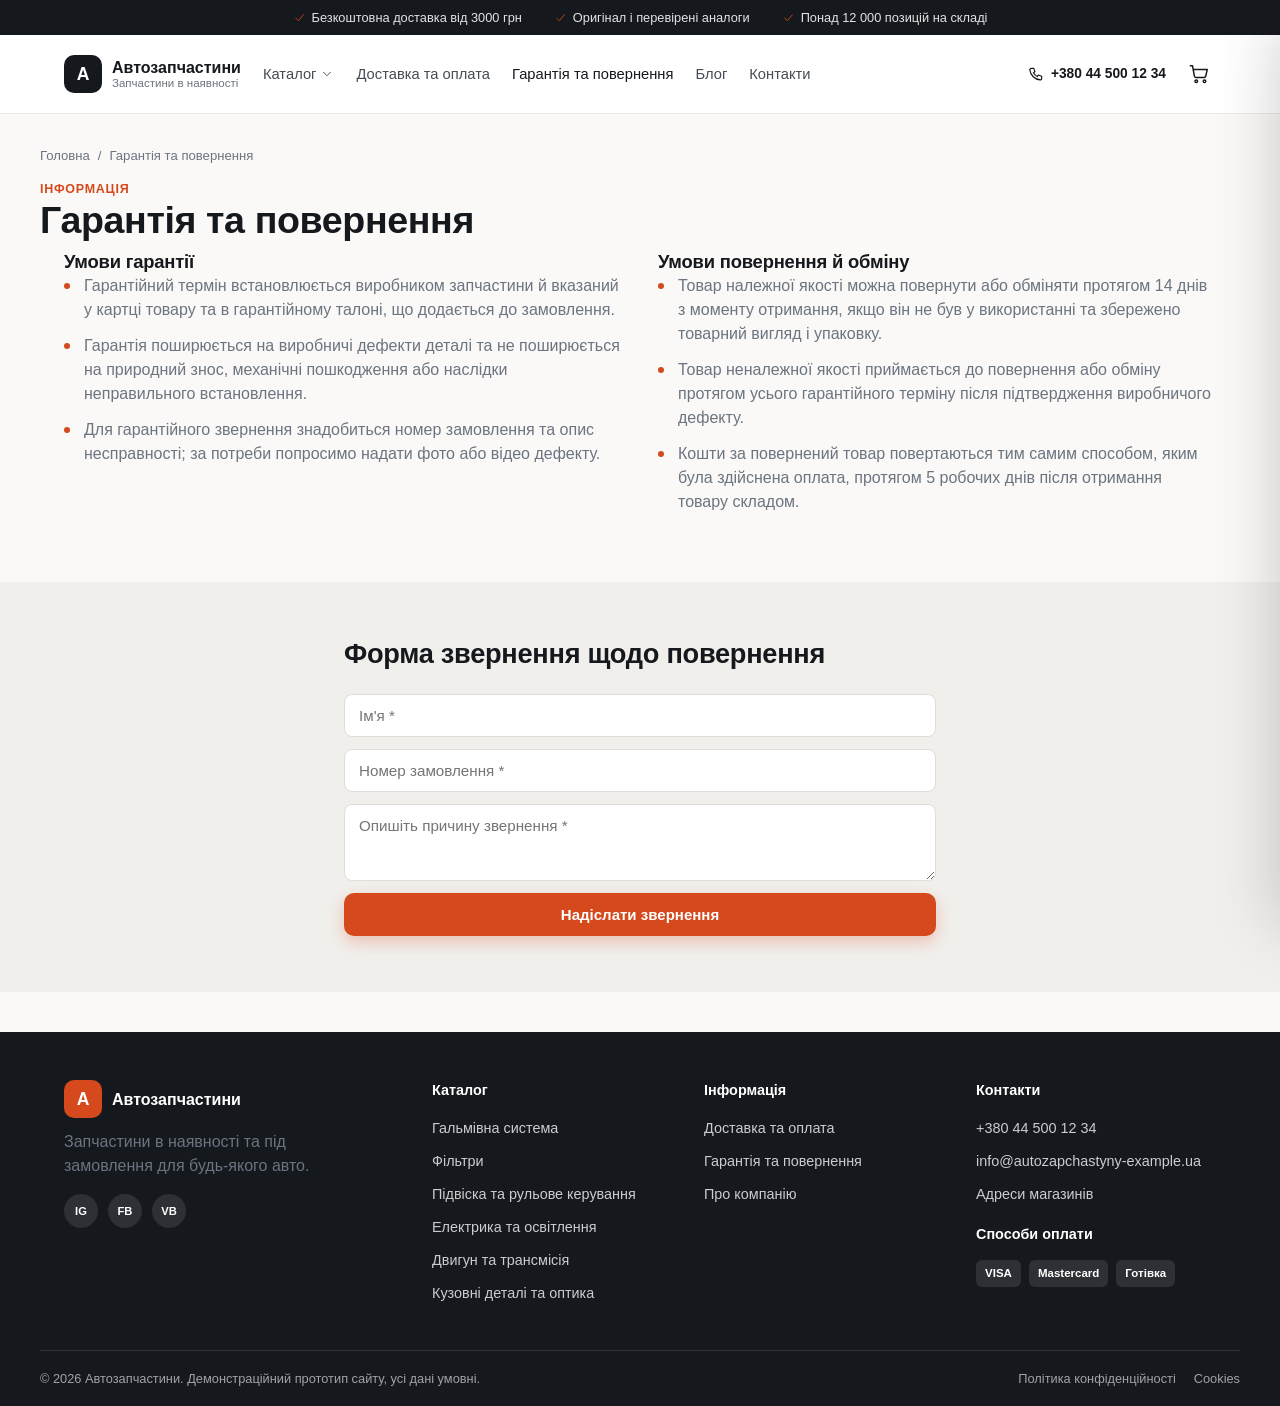
<file: warranty.html>
<!DOCTYPE html>
<html lang="uk">
<head>
<meta charset="UTF-8">
<meta name="viewport" content="width=device-width, initial-scale=1.0">
<title>Гарантія та повернення — Автозапчастини</title>
<meta name="description" content="Умови гарантії, повернення та обміну товарів.">
<link rel="stylesheet" href="assets/css/style.css">
</head>
<body data-depth="0">
<div class="trust-bar">
  <div class="container trust-bar-row"><span class="trust-item"><svg width="13" height="13" viewBox="0 0 24 24" fill="none" stroke="currentColor" stroke-width="1.6" stroke-linecap="round" stroke-linejoin="round"><polyline points="5,13 10,18 19,7"/></svg>Безкоштовна доставка від 3000 грн</span><span class="trust-item"><svg width="13" height="13" viewBox="0 0 24 24" fill="none" stroke="currentColor" stroke-width="1.6" stroke-linecap="round" stroke-linejoin="round"><polyline points="5,13 10,18 19,7"/></svg>Оригінал і перевірені аналоги</span><span class="trust-item"><svg width="13" height="13" viewBox="0 0 24 24" fill="none" stroke="currentColor" stroke-width="1.6" stroke-linecap="round" stroke-linejoin="round"><polyline points="5,13 10,18 19,7"/></svg>Понад 12 000 позицій на складі</span></div>
</div>
<header class="site-header">
  <div class="container header-row">
    <button type="button" class="mobile-menu-toggle" id="mobile-menu-toggle" aria-label="Меню"><svg width="22" height="22" viewBox="0 0 24 24" fill="none" stroke="currentColor" stroke-width="1.6" stroke-linecap="round" stroke-linejoin="round"><line x1="4" y1="7" x2="20" y2="7"/><line x1="4" y1="12" x2="20" y2="12"/><line x1="4" y1="17" x2="20" y2="17"/></svg></button>
    <a class="brand" href="index.html">
      <span class="brand-mark">А</span>
      <span class="brand-text">
        <span class="brand-name">Автозапчастини</span>
        <span class="brand-desc">Запчастини в наявності</span>
      </span>
    </a>
    <nav class="main-nav" aria-label="Основна навігація">
      <div class="nav-item has-mega">
        <a href="catalog.html" class="">Каталог <svg width="14" height="14" viewBox="0 0 24 24" fill="none" stroke="currentColor" stroke-width="1.6" stroke-linecap="round" stroke-linejoin="round" class="nav-caret"><polyline points="6,9 12,15 18,9"/></svg></a>
        <div class="mega-menu"><a href="catalog.html?category=brakes">Гальмівна система</a><a href="catalog.html?category=filters">Фільтри</a><a href="catalog.html?category=suspension">Підвіска та рульове керування</a><a href="catalog.html?category=electric">Електрика та освітлення</a><a href="catalog.html?category=engine">Двигун та трансмісія</a><a href="catalog.html?category=body">Кузовні деталі та оптика</a><a href="catalog.html?category=chemistry">Автохімія та мастила</a><a href="catalog.html?category=accessories">Аксесуари та інструменти</a></div>
      </div>
      <a href="delivery.html" class="">Доставка та оплата</a><a href="warranty.html" class="active">Гарантія та повернення</a><a href="blog.html" class="">Блог</a><a href="contacts.html" class="">Контакти</a>
    </nav>
    <div class="header-actions">
      <a class="header-phone" href="tel:+380445001234"><svg width="18" height="18" viewBox="0 0 24 24" fill="none" stroke="currentColor" stroke-width="1.6" stroke-linecap="round" stroke-linejoin="round"><path d="M6 4.5h3l1.6 4.3-2 1.6a12 12 0 0 0 5 5l1.6-2 4.3 1.6v3c0 1-.9 1.9-1.9 1.8C10.6 19.6 4.4 13.4 3.7 6.4 3.6 5.4 5 4.5 6 4.5z"/></svg><span>+380 44 500 12 34</span></a>
      <button type="button" class="header-cart" id="header-cart-btn" aria-label="Кошик"
        data-cart-href="cart.html" data-checkout-href="checkout.html">
        <svg width="22" height="22" viewBox="0 0 24 24" fill="none" stroke="currentColor" stroke-width="1.6" stroke-linecap="round" stroke-linejoin="round"><circle cx="9" cy="20" r="1.4"/><circle cx="18" cy="20" r="1.4"/><path d="M2.5 3h2.4l2.1 11.2a2 2 0 0 0 2 1.6h8.4a2 2 0 0 0 2-1.6L21 7H6"/></svg><span class="cart-badge" id="cart-badge" hidden>0</span>
      </button>
    </div>
  </div>
  <div class="mobile-nav" id="mobile-nav">
    <a href="catalog.html">Каталог</a>
    <a href="delivery.html" class="">Доставка та оплата</a><a href="warranty.html" class="active">Гарантія та повернення</a><a href="blog.html" class="">Блог</a><a href="contacts.html" class="">Контакти</a>
    <a href="tel:+380445001234" class="mobile-nav-phone"><svg width="18" height="18" viewBox="0 0 24 24" fill="none" stroke="currentColor" stroke-width="1.6" stroke-linecap="round" stroke-linejoin="round"><path d="M6 4.5h3l1.6 4.3-2 1.6a12 12 0 0 0 5 5l1.6-2 4.3 1.6v3c0 1-.9 1.9-1.9 1.8C10.6 19.6 4.4 13.4 3.7 6.4 3.6 5.4 5 4.5 6 4.5z"/></svg> +380 44 500 12 34</a>
  </div>
</header>
<main id="main">

<section class="section-tight container">
  <nav class="breadcrumbs" aria-label="Breadcrumb"><a href="index.html">Головна</a><span class="bc-sep">/</span><span aria-current="page">Гарантія та повернення</span></nav>
  <div class="eyebrow">Інформація</div>
  <h1 class="h1">Гарантія та повернення</h1>
</section>
<section class="section" style="padding-top:8px">
  <div class="container split">
    <div>
      <h2 class="h3">Умови гарантії</h2>
      <ul class="text-list"><li>Гарантійний термін встановлюється виробником запчастини й вказаний у картці товару та в гарантійному талоні, що додається до замовлення.</li><li>Гарантія поширюється на виробничі дефекти деталі та не поширюється на природний знос, механічні пошкодження або наслідки неправильного встановлення.</li><li>Для гарантійного звернення знадобиться номер замовлення та опис несправності; за потреби попросимо надати фото або відео дефекту.</li></ul>
    </div>
    <div>
      <h2 class="h3">Умови повернення й обміну</h2>
      <ul class="text-list"><li>Товар належної якості можна повернути або обміняти протягом 14 днів з моменту отримання, якщо він не був у використанні та збережено товарний вигляд і упаковку.</li><li>Товар неналежної якості приймається до повернення або обміну протягом усього гарантійного терміну після підтвердження виробничого дефекту.</li><li>Кошти за повернений товар повертаються тим самим способом, яким була здійснена оплата, протягом 5 робочих днів після отримання товару складом.</li></ul>
    </div>
  </div>
</section>
<section class="section section-tint">
  <div class="container" style="max-width:640px">
    <div class="head-row"><div><h2 class="h2">Форма звернення щодо повернення</h2></div></div>
    <form class="stacked-form" id="return-form">
      <input type="text" name="name" placeholder="Ім'я *" required>
      <input type="text" name="order" placeholder="Номер замовлення *" required>
      <textarea name="reason" rows="3" placeholder="Опишіть причину звернення *" required></textarea>
      <button type="submit" class="btn btn-primary">Надіслати звернення</button>
    </form>
    <div class="form-success" id="return-success" hidden style="margin-top:16px">
      <div class="fs-icon"><svg width="20" height="20" viewBox="0 0 24 24" fill="none" stroke="currentColor" stroke-width="1.6" stroke-linecap="round" stroke-linejoin="round"><polyline points="5,13 10,18 19,7"/></svg></div>
      <div><div class="fs-title">Звернення надіслано</div><div class="muted">Менеджер зв'яжеться з вами протягом одного робочого дня.</div></div>
    </div>
  </div>
</section>

</main>
<footer class="site-footer">
  <div class="container footer-grid">
    <div class="footer-col footer-brand">
      <a class="brand" href="index.html">
        <span class="brand-mark">А</span>
        <span class="brand-text"><span class="brand-name">Автозапчастини</span></span>
      </a>
      <p class="muted" style="margin-top:12px;max-width:260px">Запчастини в наявності та під замовлення для будь-якого авто.</p>
      <div class="social-row">
        <a href="#" aria-label="Instagram" class="social-icon">IG</a>
        <a href="#" aria-label="Facebook" class="social-icon">FB</a>
        <a href="#" aria-label="Viber" class="social-icon">VB</a>
      </div>
    </div>
    <div class="footer-col">
      <div class="footer-title">Каталог</div>
      <ul><li><a href="catalog.html?category=brakes">Гальмівна система</a></li><li><a href="catalog.html?category=filters">Фільтри</a></li><li><a href="catalog.html?category=suspension">Підвіска та рульове керування</a></li><li><a href="catalog.html?category=electric">Електрика та освітлення</a></li><li><a href="catalog.html?category=engine">Двигун та трансмісія</a></li><li><a href="catalog.html?category=body">Кузовні деталі та оптика</a></li></ul>
    </div>
    <div class="footer-col">
      <div class="footer-title">Інформація</div>
      <ul><li><a href="delivery.html">Доставка та оплата</a></li><li><a href="warranty.html">Гарантія та повернення</a></li><li><a href="about.html">Про компанію</a></li></ul>
    </div>
    <div class="footer-col">
      <div class="footer-title">Контакти</div>
      <ul>
        <li><a href="tel:+380445001234">+380 44 500 12 34</a></li>
        <li><a href="mailto:info@autozapchastyny-example.ua">info@autozapchastyny-example.ua</a></li>
        <li><a href="contacts.html">Адреси магазинів</a></li>
      </ul>
      <div class="footer-title" style="margin-top:18px">Способи оплати</div>
      <div class="payment-icons">
        <span class="pay-chip">VISA</span><span class="pay-chip">Mastercard</span><span class="pay-chip">Готівка</span>
      </div>
    </div>
  </div>
  <div class="container footer-bottom">
    <span>&copy; 2026 Автозапчастини. Демонстраційний прототип сайту, усі дані умовні.</span>
    <div class="footer-legal">
      <a href="privacy.html">Політика конфіденційності</a>
      <a href="cookie.html">Cookies</a>
    </div>
  </div>
</footer>
<div class="cart-drawer-overlay" id="cart-drawer-overlay"></div>
<aside class="cart-drawer" id="cart-drawer" aria-label="Кошик">
  <div class="cart-drawer-head">
    <h2 class="h3">Кошик</h2>
    <button type="button" class="cart-drawer-close" id="cart-drawer-close" aria-label="Закрити"><svg width="20" height="20" viewBox="0 0 24 24" fill="none" stroke="currentColor" stroke-width="1.6" stroke-linecap="round" stroke-linejoin="round"><line x1="6" y1="6" x2="18" y2="18"/><line x1="18" y1="6" x2="6" y2="18"/></svg></button>
  </div>
  <div class="cart-drawer-body" id="cart-drawer-items"></div>
  <div class="cart-drawer-empty" id="cart-drawer-empty" hidden>
    <div class="cat-icon" style="width:56px;height:56px;margin:0 auto 14px"><svg width="30" height="30" viewBox="0 0 24 24" fill="none" stroke="currentColor" stroke-width="1.6" stroke-linecap="round" stroke-linejoin="round"><circle cx="9" cy="20" r="1.4"/><circle cx="18" cy="20" r="1.4"/><path d="M2.5 3h2.4l2.1 11.2a2 2 0 0 0 2 1.6h8.4a2 2 0 0 0 2-1.6L21 7H6"/></svg></div>
    <p class="muted">Кошик поки порожній.</p>
  </div>
  <div class="cart-drawer-foot" id="cart-drawer-foot">
    <div class="summary-row summary-total"><span>Разом</span><span id="cart-drawer-total">0 грн</span></div>
    <a class="btn btn-outline btn-block" id="cart-drawer-view" href="cart.html">Переглянути кошик</a>
    <a class="btn btn-primary btn-block" id="cart-drawer-checkout" href="checkout.html">Оформити замовлення <svg width="16" height="16" viewBox="0 0 24 24" fill="none" stroke="currentColor" stroke-width="1.6" stroke-linecap="round" stroke-linejoin="round"><line x1="4" y1="12" x2="19" y2="12"/><polyline points="13,6 19,12 13,18"/></svg></a>
  </div>
</aside>
<script src="assets/js/products-data.js"></script>
<script src="assets/js/main.js"></script>
</body>
</html>
</file>
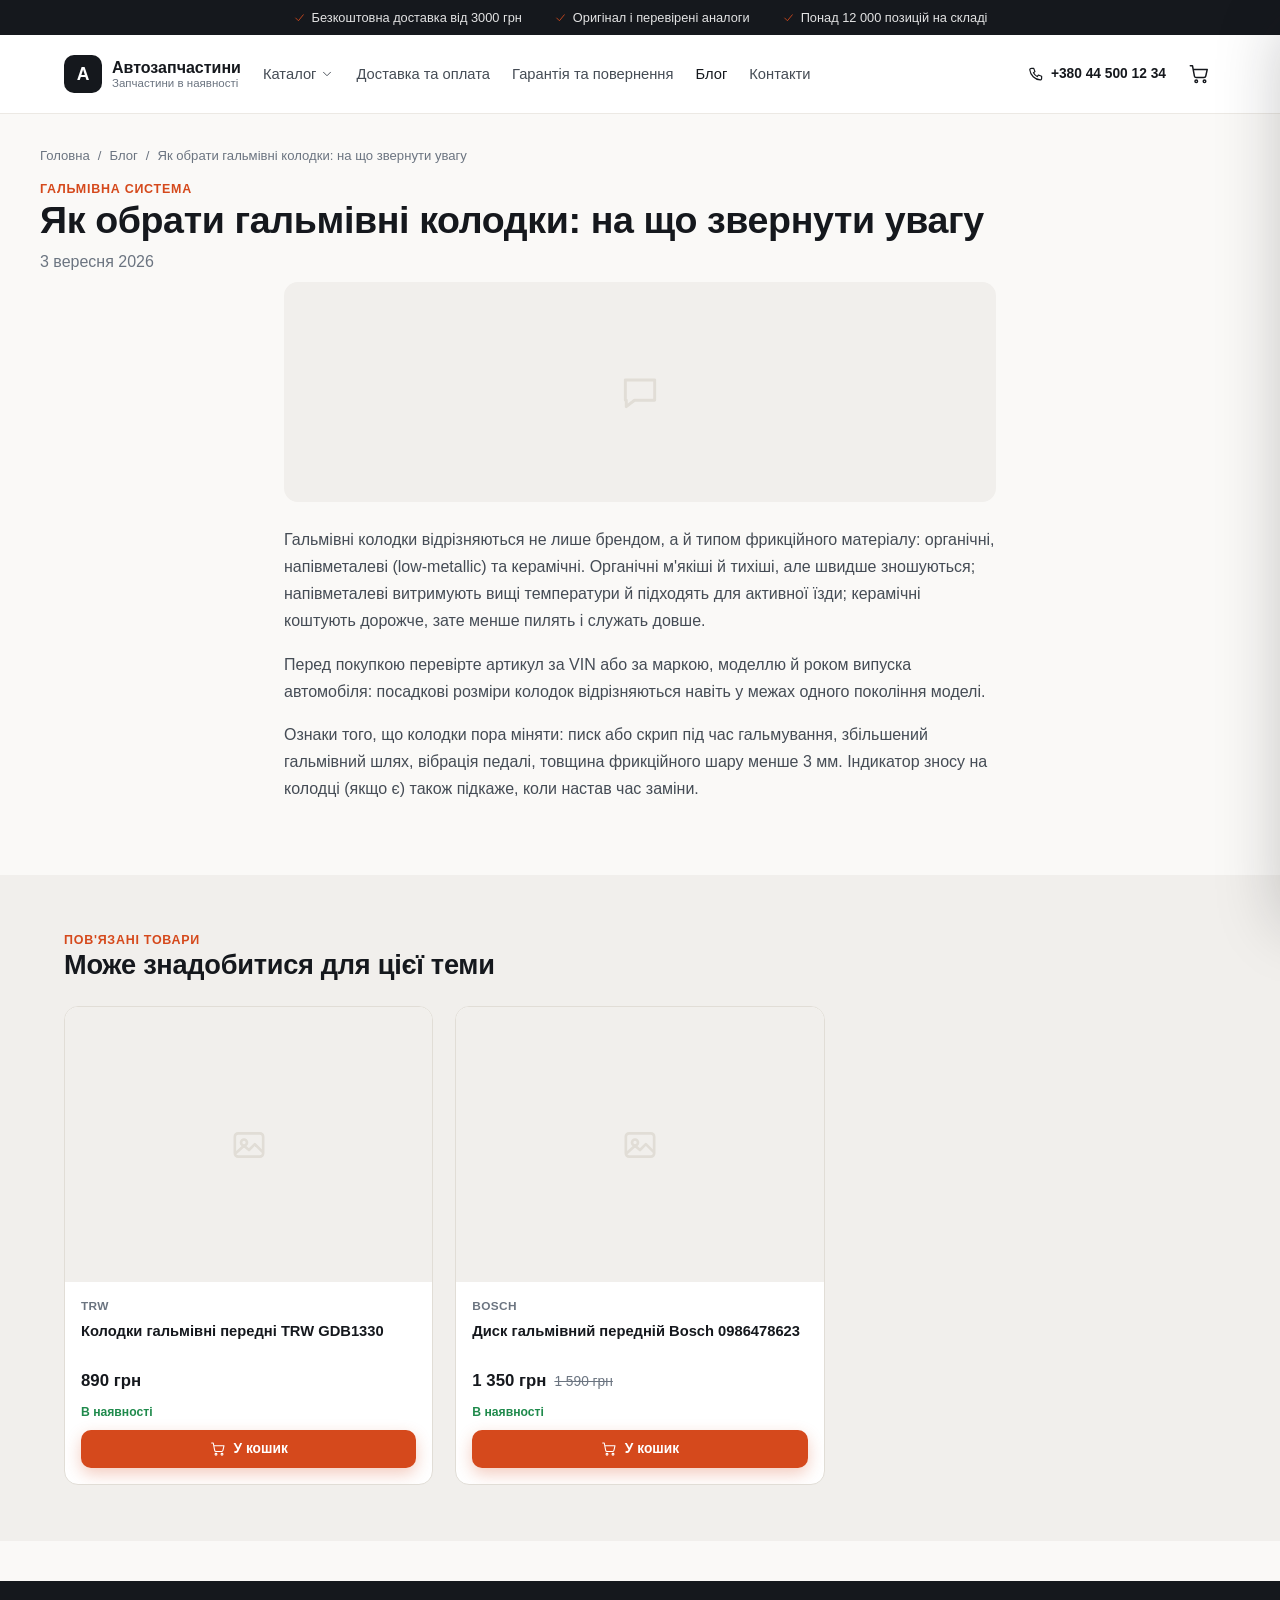
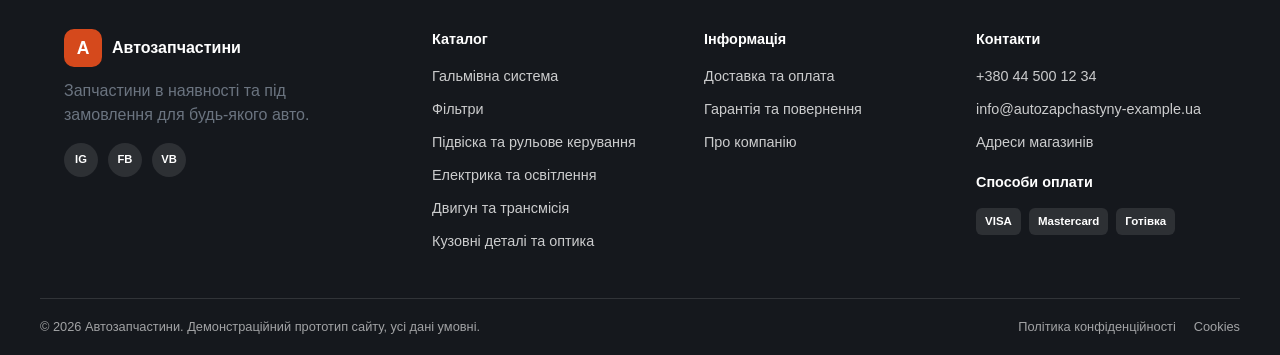
<file: blog/how-to-choose-brake-pads.html>
<!DOCTYPE html>
<html lang="uk">
<head>
<meta charset="UTF-8">
<meta name="viewport" content="width=device-width, initial-scale=1.0">
<title>Як обрати гальмівні колодки: на що звернути увагу — Автозапчастини</title>
<meta name="description" content="Різниця між типами фрикційного матеріалу, коли варто переплатити за бренд і як зрозуміти, що колодки пора міняти.">
<link rel="stylesheet" href="../assets/css/style.css">
</head>
<body data-depth="1">
<div class="trust-bar">
  <div class="container trust-bar-row"><span class="trust-item"><svg width="13" height="13" viewBox="0 0 24 24" fill="none" stroke="currentColor" stroke-width="1.6" stroke-linecap="round" stroke-linejoin="round"><polyline points="5,13 10,18 19,7"/></svg>Безкоштовна доставка від 3000 грн</span><span class="trust-item"><svg width="13" height="13" viewBox="0 0 24 24" fill="none" stroke="currentColor" stroke-width="1.6" stroke-linecap="round" stroke-linejoin="round"><polyline points="5,13 10,18 19,7"/></svg>Оригінал і перевірені аналоги</span><span class="trust-item"><svg width="13" height="13" viewBox="0 0 24 24" fill="none" stroke="currentColor" stroke-width="1.6" stroke-linecap="round" stroke-linejoin="round"><polyline points="5,13 10,18 19,7"/></svg>Понад 12 000 позицій на складі</span></div>
</div>
<header class="site-header">
  <div class="container header-row">
    <button type="button" class="mobile-menu-toggle" id="mobile-menu-toggle" aria-label="Меню"><svg width="22" height="22" viewBox="0 0 24 24" fill="none" stroke="currentColor" stroke-width="1.6" stroke-linecap="round" stroke-linejoin="round"><line x1="4" y1="7" x2="20" y2="7"/><line x1="4" y1="12" x2="20" y2="12"/><line x1="4" y1="17" x2="20" y2="17"/></svg></button>
    <a class="brand" href="../index.html">
      <span class="brand-mark">А</span>
      <span class="brand-text">
        <span class="brand-name">Автозапчастини</span>
        <span class="brand-desc">Запчастини в наявності</span>
      </span>
    </a>
    <nav class="main-nav" aria-label="Основна навігація">
      <div class="nav-item has-mega">
        <a href="../catalog.html" class="">Каталог <svg width="14" height="14" viewBox="0 0 24 24" fill="none" stroke="currentColor" stroke-width="1.6" stroke-linecap="round" stroke-linejoin="round" class="nav-caret"><polyline points="6,9 12,15 18,9"/></svg></a>
        <div class="mega-menu"><a href="../catalog.html?category=brakes">Гальмівна система</a><a href="../catalog.html?category=filters">Фільтри</a><a href="../catalog.html?category=suspension">Підвіска та рульове керування</a><a href="../catalog.html?category=electric">Електрика та освітлення</a><a href="../catalog.html?category=engine">Двигун та трансмісія</a><a href="../catalog.html?category=body">Кузовні деталі та оптика</a><a href="../catalog.html?category=chemistry">Автохімія та мастила</a><a href="../catalog.html?category=accessories">Аксесуари та інструменти</a></div>
      </div>
      <a href="../delivery.html" class="">Доставка та оплата</a><a href="../warranty.html" class="">Гарантія та повернення</a><a href="../blog.html" class="active">Блог</a><a href="../contacts.html" class="">Контакти</a>
    </nav>
    <div class="header-actions">
      <a class="header-phone" href="tel:+380445001234"><svg width="18" height="18" viewBox="0 0 24 24" fill="none" stroke="currentColor" stroke-width="1.6" stroke-linecap="round" stroke-linejoin="round"><path d="M6 4.5h3l1.6 4.3-2 1.6a12 12 0 0 0 5 5l1.6-2 4.3 1.6v3c0 1-.9 1.9-1.9 1.8C10.6 19.6 4.4 13.4 3.7 6.4 3.6 5.4 5 4.5 6 4.5z"/></svg><span>+380 44 500 12 34</span></a>
      <button type="button" class="header-cart" id="header-cart-btn" aria-label="Кошик"
        data-cart-href="../cart.html" data-checkout-href="../checkout.html">
        <svg width="22" height="22" viewBox="0 0 24 24" fill="none" stroke="currentColor" stroke-width="1.6" stroke-linecap="round" stroke-linejoin="round"><circle cx="9" cy="20" r="1.4"/><circle cx="18" cy="20" r="1.4"/><path d="M2.5 3h2.4l2.1 11.2a2 2 0 0 0 2 1.6h8.4a2 2 0 0 0 2-1.6L21 7H6"/></svg><span class="cart-badge" id="cart-badge" hidden>0</span>
      </button>
    </div>
  </div>
  <div class="mobile-nav" id="mobile-nav">
    <a href="../catalog.html">Каталог</a>
    <a href="../delivery.html" class="">Доставка та оплата</a><a href="../warranty.html" class="">Гарантія та повернення</a><a href="../blog.html" class="active">Блог</a><a href="../contacts.html" class="">Контакти</a>
    <a href="tel:+380445001234" class="mobile-nav-phone"><svg width="18" height="18" viewBox="0 0 24 24" fill="none" stroke="currentColor" stroke-width="1.6" stroke-linecap="round" stroke-linejoin="round"><path d="M6 4.5h3l1.6 4.3-2 1.6a12 12 0 0 0 5 5l1.6-2 4.3 1.6v3c0 1-.9 1.9-1.9 1.8C10.6 19.6 4.4 13.4 3.7 6.4 3.6 5.4 5 4.5 6 4.5z"/></svg> +380 44 500 12 34</a>
  </div>
</header>
<main id="main">

<section class="section-tight container">
  <nav class="breadcrumbs" aria-label="Breadcrumb"><a href="../index.html">Головна</a><span class="bc-sep">/</span><a href="../blog.html">Блог</a><span class="bc-sep">/</span><span aria-current="page">Як обрати гальмівні колодки: на що звернути увагу</span></nav>
  <div class="eyebrow">Гальмівна система</div>
  <h1 class="h1">Як обрати гальмівні колодки: на що звернути увагу</h1>
  <div class="muted" style="margin-top:8px">3 вересня 2026</div>
</section>
<section class="section" style="padding-top:8px">
  <div class="container" style="max-width:760px">
    <div class="article-thumb" style="width:100%;height:220px;margin-bottom:24px"><svg width="44" height="44" viewBox="0 0 24 24" fill="none" stroke="currentColor" stroke-width="1.6" stroke-linecap="round" stroke-linejoin="round"><path d="M4 5.5h16v11H9l-4.5 3.5v-3.5H4v-11z"/></svg></div>
    <div class="article-body"><p>Гальмівні колодки відрізняються не лише брендом, а й типом фрикційного матеріалу: органічні, напівметалеві (low-metallic) та керамічні. Органічні м'якіші й тихіші, але швидше зношуються; напівметалеві витримують вищі температури й підходять для активної їзди; керамічні коштують дорожче, зате менше пилять і служать довше.</p><p>Перед покупкою перевірте артикул за VIN або за маркою, моделлю й роком випуска автомобіля: посадкові розміри колодок відрізняються навіть у межах одного покоління моделі.</p><p>Ознаки того, що колодки пора міняти: писк або скрип під час гальмування, збільшений гальмівний шлях, вібрація педалі, товщина фрикційного шару менше 3 мм. Індикатор зносу на колодці (якщо є) також підкаже, коли настав час заміни.</p></div>
  </div>
</section>
<section class="section section-tint">
  <div class="container">
    <div class="head-row"><div><div class="eyebrow">Пов'язані товари</div><h2 class="h2">Може знадобитися для цієї теми</h2></div></div>
    <div class="grid-3 product-grid"><div class="product-card" data-product-id="brake-pads-trw-front">
  <a href="../product.html?id=brake-pads-trw-front" class="product-thumb"><svg width="40" height="40" viewBox="0 0 24 24" fill="none" stroke="currentColor" stroke-width="1.6" stroke-linecap="round" stroke-linejoin="round"><rect x="3.5" y="5" width="17" height="14" rx="2"/><circle cx="9" cy="10.5" r="1.8"/><path d="M4 17l5-4.5 3 2.5 3.5-3.5L20 16"/></svg></a>
  <div class="product-body">
    <div class="product-brand">TRW</div>
    <a href="../product.html?id=brake-pads-trw-front" class="product-name">Колодки гальмівні передні TRW GDB1330</a>
    <div class="product-price-row">
      <span class="price-new">890 грн</span>
    </div>
    <span class="stock-badge in">В наявності</span>
    <button type="button" class="btn btn-primary btn-block btn-add-cart" data-product-id="brake-pads-trw-front"
      >
      <svg width="16" height="16" viewBox="0 0 24 24" fill="none" stroke="currentColor" stroke-width="1.6" stroke-linecap="round" stroke-linejoin="round"><circle cx="9" cy="20" r="1.4"/><circle cx="18" cy="20" r="1.4"/><path d="M2.5 3h2.4l2.1 11.2a2 2 0 0 0 2 1.6h8.4a2 2 0 0 0 2-1.6L21 7H6"/></svg> У кошик
    </button>
  </div>
</div><div class="product-card" data-product-id="brake-disc-bosch-front">
  <a href="../product.html?id=brake-disc-bosch-front" class="product-thumb"><svg width="40" height="40" viewBox="0 0 24 24" fill="none" stroke="currentColor" stroke-width="1.6" stroke-linecap="round" stroke-linejoin="round"><rect x="3.5" y="5" width="17" height="14" rx="2"/><circle cx="9" cy="10.5" r="1.8"/><path d="M4 17l5-4.5 3 2.5 3.5-3.5L20 16"/></svg></a>
  <div class="product-body">
    <div class="product-brand">Bosch</div>
    <a href="../product.html?id=brake-disc-bosch-front" class="product-name">Диск гальмівний передній Bosch 0986478623</a>
    <div class="product-price-row">
      <span class="price-new">1 350 грн</span><span class="price-old">1 590 грн</span>
    </div>
    <span class="stock-badge in">В наявності</span>
    <button type="button" class="btn btn-primary btn-block btn-add-cart" data-product-id="brake-disc-bosch-front"
      >
      <svg width="16" height="16" viewBox="0 0 24 24" fill="none" stroke="currentColor" stroke-width="1.6" stroke-linecap="round" stroke-linejoin="round"><circle cx="9" cy="20" r="1.4"/><circle cx="18" cy="20" r="1.4"/><path d="M2.5 3h2.4l2.1 11.2a2 2 0 0 0 2 1.6h8.4a2 2 0 0 0 2-1.6L21 7H6"/></svg> У кошик
    </button>
  </div>
</div></div>
  </div>
</section>

</main>
<footer class="site-footer">
  <div class="container footer-grid">
    <div class="footer-col footer-brand">
      <a class="brand" href="../index.html">
        <span class="brand-mark">А</span>
        <span class="brand-text"><span class="brand-name">Автозапчастини</span></span>
      </a>
      <p class="muted" style="margin-top:12px;max-width:260px">Запчастини в наявності та під замовлення для будь-якого авто.</p>
      <div class="social-row">
        <a href="#" aria-label="Instagram" class="social-icon">IG</a>
        <a href="#" aria-label="Facebook" class="social-icon">FB</a>
        <a href="#" aria-label="Viber" class="social-icon">VB</a>
      </div>
    </div>
    <div class="footer-col">
      <div class="footer-title">Каталог</div>
      <ul><li><a href="../catalog.html?category=brakes">Гальмівна система</a></li><li><a href="../catalog.html?category=filters">Фільтри</a></li><li><a href="../catalog.html?category=suspension">Підвіска та рульове керування</a></li><li><a href="../catalog.html?category=electric">Електрика та освітлення</a></li><li><a href="../catalog.html?category=engine">Двигун та трансмісія</a></li><li><a href="../catalog.html?category=body">Кузовні деталі та оптика</a></li></ul>
    </div>
    <div class="footer-col">
      <div class="footer-title">Інформація</div>
      <ul><li><a href="../delivery.html">Доставка та оплата</a></li><li><a href="../warranty.html">Гарантія та повернення</a></li><li><a href="../about.html">Про компанію</a></li></ul>
    </div>
    <div class="footer-col">
      <div class="footer-title">Контакти</div>
      <ul>
        <li><a href="tel:+380445001234">+380 44 500 12 34</a></li>
        <li><a href="mailto:info@autozapchastyny-example.ua">info@autozapchastyny-example.ua</a></li>
        <li><a href="../contacts.html">Адреси магазинів</a></li>
      </ul>
      <div class="footer-title" style="margin-top:18px">Способи оплати</div>
      <div class="payment-icons">
        <span class="pay-chip">VISA</span><span class="pay-chip">Mastercard</span><span class="pay-chip">Готівка</span>
      </div>
    </div>
  </div>
  <div class="container footer-bottom">
    <span>&copy; 2026 Автозапчастини. Демонстраційний прототип сайту, усі дані умовні.</span>
    <div class="footer-legal">
      <a href="../privacy.html">Політика конфіденційності</a>
      <a href="../cookie.html">Cookies</a>
    </div>
  </div>
</footer>
<div class="cart-drawer-overlay" id="cart-drawer-overlay"></div>
<aside class="cart-drawer" id="cart-drawer" aria-label="Кошик">
  <div class="cart-drawer-head">
    <h2 class="h3">Кошик</h2>
    <button type="button" class="cart-drawer-close" id="cart-drawer-close" aria-label="Закрити"><svg width="20" height="20" viewBox="0 0 24 24" fill="none" stroke="currentColor" stroke-width="1.6" stroke-linecap="round" stroke-linejoin="round"><line x1="6" y1="6" x2="18" y2="18"/><line x1="18" y1="6" x2="6" y2="18"/></svg></button>
  </div>
  <div class="cart-drawer-body" id="cart-drawer-items"></div>
  <div class="cart-drawer-empty" id="cart-drawer-empty" hidden>
    <div class="cat-icon" style="width:56px;height:56px;margin:0 auto 14px"><svg width="30" height="30" viewBox="0 0 24 24" fill="none" stroke="currentColor" stroke-width="1.6" stroke-linecap="round" stroke-linejoin="round"><circle cx="9" cy="20" r="1.4"/><circle cx="18" cy="20" r="1.4"/><path d="M2.5 3h2.4l2.1 11.2a2 2 0 0 0 2 1.6h8.4a2 2 0 0 0 2-1.6L21 7H6"/></svg></div>
    <p class="muted">Кошик поки порожній.</p>
  </div>
  <div class="cart-drawer-foot" id="cart-drawer-foot">
    <div class="summary-row summary-total"><span>Разом</span><span id="cart-drawer-total">0 грн</span></div>
    <a class="btn btn-outline btn-block" id="cart-drawer-view" href="../cart.html">Переглянути кошик</a>
    <a class="btn btn-primary btn-block" id="cart-drawer-checkout" href="../checkout.html">Оформити замовлення <svg width="16" height="16" viewBox="0 0 24 24" fill="none" stroke="currentColor" stroke-width="1.6" stroke-linecap="round" stroke-linejoin="round"><line x1="4" y1="12" x2="19" y2="12"/><polyline points="13,6 19,12 13,18"/></svg></a>
  </div>
</aside>
<script src="../assets/js/products-data.js"></script>
<script src="../assets/js/main.js"></script>
</body>
</html>
</file>
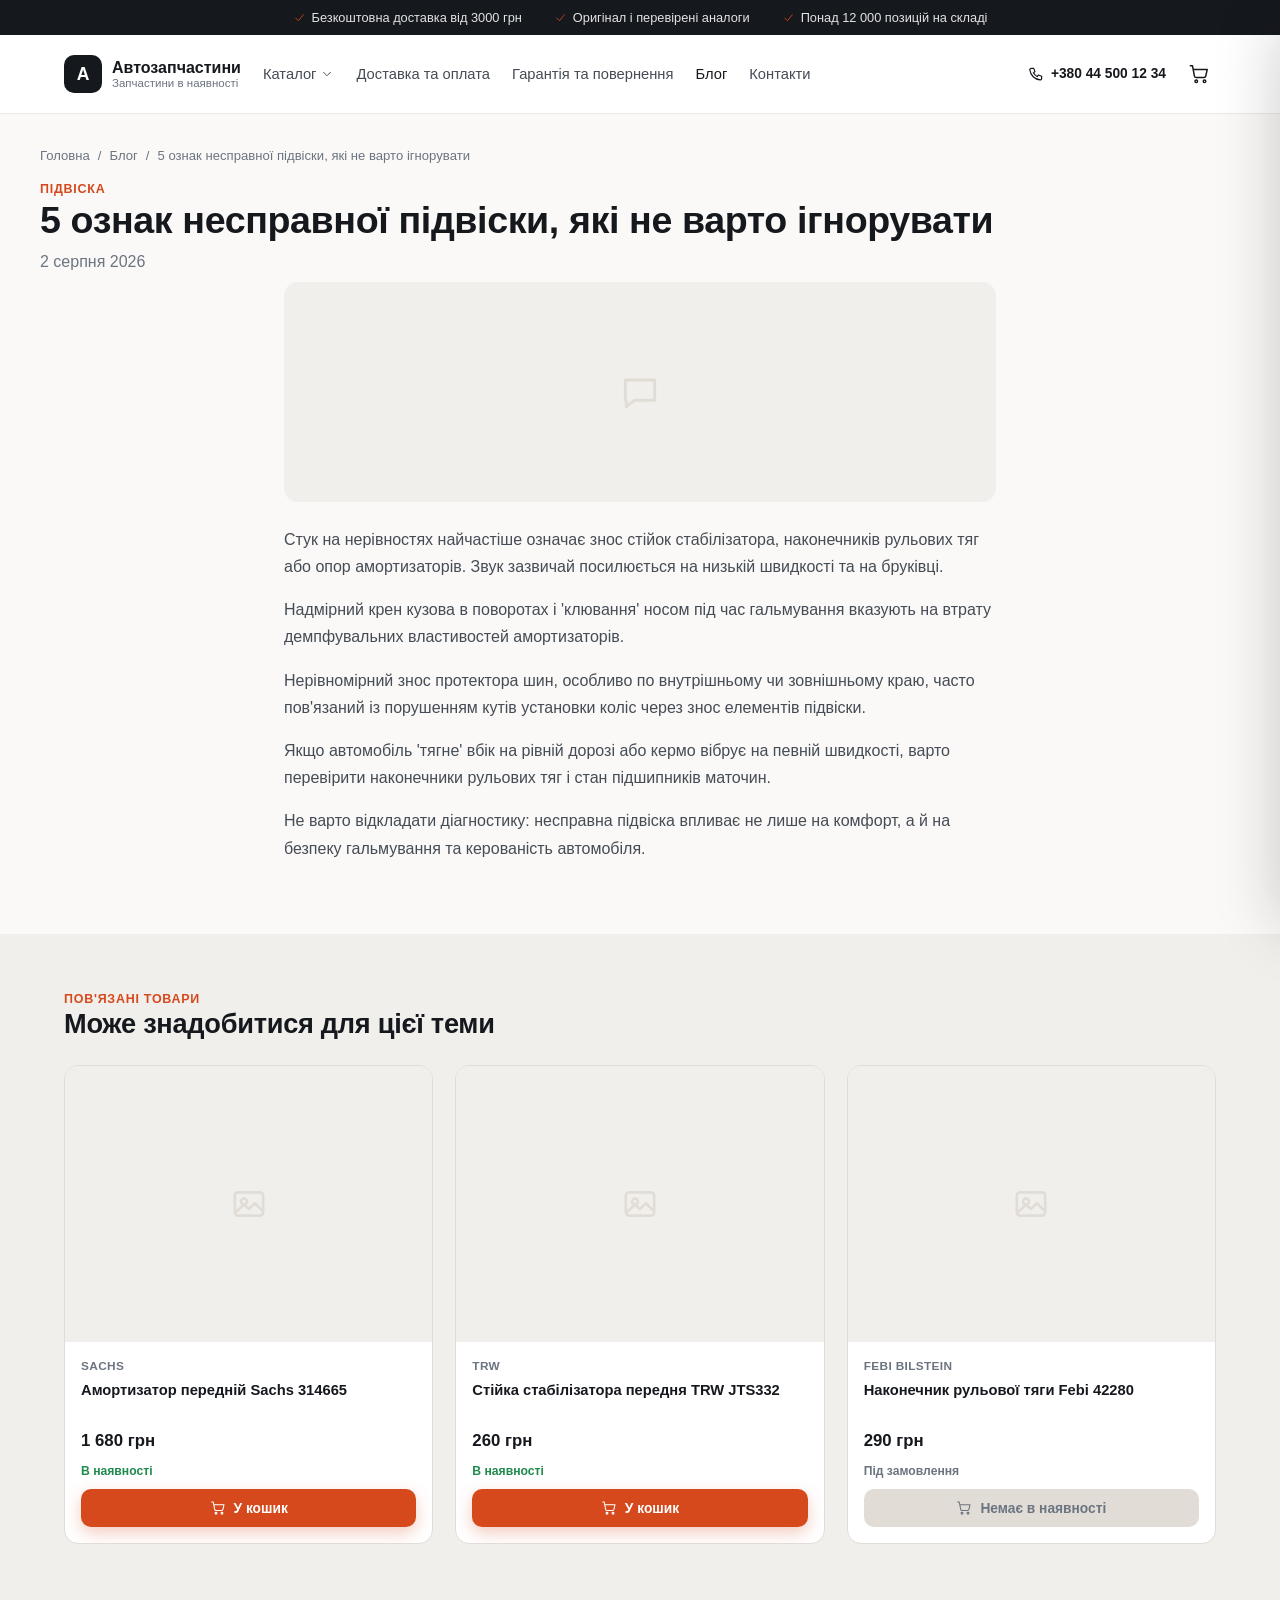
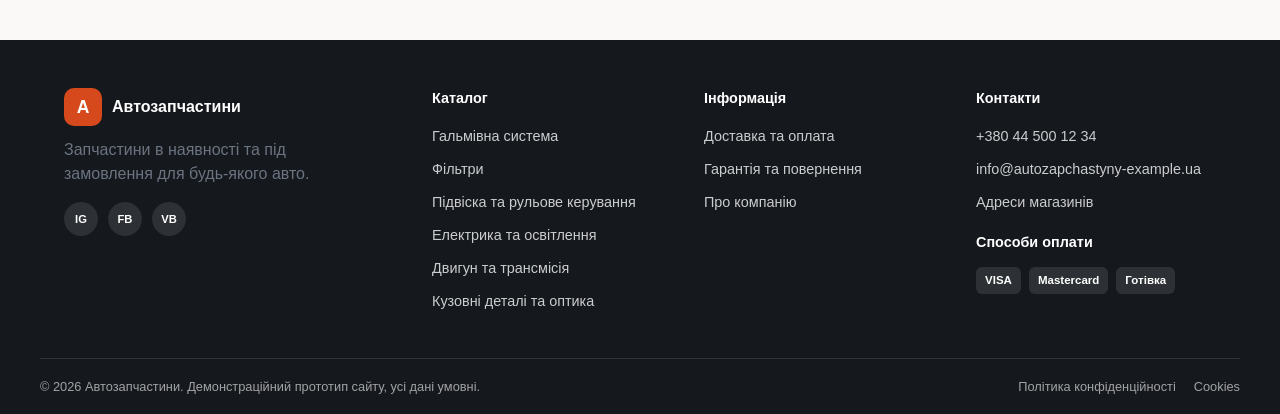
<file: blog/signs-of-bad-suspension.html>
<!DOCTYPE html>
<html lang="uk">
<head>
<meta charset="UTF-8">
<meta name="viewport" content="width=device-width, initial-scale=1.0">
<title>5 ознак несправної підвіски, які не варто ігнорувати — Автозапчастини</title>
<meta name="description" content="Стуки, крени в поворотах і нерівномірний знос шин можуть означати, що підвіска потребує уваги вже зараз.">
<link rel="stylesheet" href="../assets/css/style.css">
</head>
<body data-depth="1">
<div class="trust-bar">
  <div class="container trust-bar-row"><span class="trust-item"><svg width="13" height="13" viewBox="0 0 24 24" fill="none" stroke="currentColor" stroke-width="1.6" stroke-linecap="round" stroke-linejoin="round"><polyline points="5,13 10,18 19,7"/></svg>Безкоштовна доставка від 3000 грн</span><span class="trust-item"><svg width="13" height="13" viewBox="0 0 24 24" fill="none" stroke="currentColor" stroke-width="1.6" stroke-linecap="round" stroke-linejoin="round"><polyline points="5,13 10,18 19,7"/></svg>Оригінал і перевірені аналоги</span><span class="trust-item"><svg width="13" height="13" viewBox="0 0 24 24" fill="none" stroke="currentColor" stroke-width="1.6" stroke-linecap="round" stroke-linejoin="round"><polyline points="5,13 10,18 19,7"/></svg>Понад 12 000 позицій на складі</span></div>
</div>
<header class="site-header">
  <div class="container header-row">
    <button type="button" class="mobile-menu-toggle" id="mobile-menu-toggle" aria-label="Меню"><svg width="22" height="22" viewBox="0 0 24 24" fill="none" stroke="currentColor" stroke-width="1.6" stroke-linecap="round" stroke-linejoin="round"><line x1="4" y1="7" x2="20" y2="7"/><line x1="4" y1="12" x2="20" y2="12"/><line x1="4" y1="17" x2="20" y2="17"/></svg></button>
    <a class="brand" href="../index.html">
      <span class="brand-mark">А</span>
      <span class="brand-text">
        <span class="brand-name">Автозапчастини</span>
        <span class="brand-desc">Запчастини в наявності</span>
      </span>
    </a>
    <nav class="main-nav" aria-label="Основна навігація">
      <div class="nav-item has-mega">
        <a href="../catalog.html" class="">Каталог <svg width="14" height="14" viewBox="0 0 24 24" fill="none" stroke="currentColor" stroke-width="1.6" stroke-linecap="round" stroke-linejoin="round" class="nav-caret"><polyline points="6,9 12,15 18,9"/></svg></a>
        <div class="mega-menu"><a href="../catalog.html?category=brakes">Гальмівна система</a><a href="../catalog.html?category=filters">Фільтри</a><a href="../catalog.html?category=suspension">Підвіска та рульове керування</a><a href="../catalog.html?category=electric">Електрика та освітлення</a><a href="../catalog.html?category=engine">Двигун та трансмісія</a><a href="../catalog.html?category=body">Кузовні деталі та оптика</a><a href="../catalog.html?category=chemistry">Автохімія та мастила</a><a href="../catalog.html?category=accessories">Аксесуари та інструменти</a></div>
      </div>
      <a href="../delivery.html" class="">Доставка та оплата</a><a href="../warranty.html" class="">Гарантія та повернення</a><a href="../blog.html" class="active">Блог</a><a href="../contacts.html" class="">Контакти</a>
    </nav>
    <div class="header-actions">
      <a class="header-phone" href="tel:+380445001234"><svg width="18" height="18" viewBox="0 0 24 24" fill="none" stroke="currentColor" stroke-width="1.6" stroke-linecap="round" stroke-linejoin="round"><path d="M6 4.5h3l1.6 4.3-2 1.6a12 12 0 0 0 5 5l1.6-2 4.3 1.6v3c0 1-.9 1.9-1.9 1.8C10.6 19.6 4.4 13.4 3.7 6.4 3.6 5.4 5 4.5 6 4.5z"/></svg><span>+380 44 500 12 34</span></a>
      <button type="button" class="header-cart" id="header-cart-btn" aria-label="Кошик"
        data-cart-href="../cart.html" data-checkout-href="../checkout.html">
        <svg width="22" height="22" viewBox="0 0 24 24" fill="none" stroke="currentColor" stroke-width="1.6" stroke-linecap="round" stroke-linejoin="round"><circle cx="9" cy="20" r="1.4"/><circle cx="18" cy="20" r="1.4"/><path d="M2.5 3h2.4l2.1 11.2a2 2 0 0 0 2 1.6h8.4a2 2 0 0 0 2-1.6L21 7H6"/></svg><span class="cart-badge" id="cart-badge" hidden>0</span>
      </button>
    </div>
  </div>
  <div class="mobile-nav" id="mobile-nav">
    <a href="../catalog.html">Каталог</a>
    <a href="../delivery.html" class="">Доставка та оплата</a><a href="../warranty.html" class="">Гарантія та повернення</a><a href="../blog.html" class="active">Блог</a><a href="../contacts.html" class="">Контакти</a>
    <a href="tel:+380445001234" class="mobile-nav-phone"><svg width="18" height="18" viewBox="0 0 24 24" fill="none" stroke="currentColor" stroke-width="1.6" stroke-linecap="round" stroke-linejoin="round"><path d="M6 4.5h3l1.6 4.3-2 1.6a12 12 0 0 0 5 5l1.6-2 4.3 1.6v3c0 1-.9 1.9-1.9 1.8C10.6 19.6 4.4 13.4 3.7 6.4 3.6 5.4 5 4.5 6 4.5z"/></svg> +380 44 500 12 34</a>
  </div>
</header>
<main id="main">

<section class="section-tight container">
  <nav class="breadcrumbs" aria-label="Breadcrumb"><a href="../index.html">Головна</a><span class="bc-sep">/</span><a href="../blog.html">Блог</a><span class="bc-sep">/</span><span aria-current="page">5 ознак несправної підвіски, які не варто ігнорувати</span></nav>
  <div class="eyebrow">Підвіска</div>
  <h1 class="h1">5 ознак несправної підвіски, які не варто ігнорувати</h1>
  <div class="muted" style="margin-top:8px">2 серпня 2026</div>
</section>
<section class="section" style="padding-top:8px">
  <div class="container" style="max-width:760px">
    <div class="article-thumb" style="width:100%;height:220px;margin-bottom:24px"><svg width="44" height="44" viewBox="0 0 24 24" fill="none" stroke="currentColor" stroke-width="1.6" stroke-linecap="round" stroke-linejoin="round"><path d="M4 5.5h16v11H9l-4.5 3.5v-3.5H4v-11z"/></svg></div>
    <div class="article-body"><p>Стук на нерівностях найчастіше означає знос стійок стабілізатора, наконечників рульових тяг або опор амортизаторів. Звук зазвичай посилюється на низькій швидкості та на бруківці.</p><p>Надмірний крен кузова в поворотах і 'клювання' носом під час гальмування вказують на втрату демпфувальних властивостей амортизаторів.</p><p>Нерівномірний знос протектора шин, особливо по внутрішньому чи зовнішньому краю, часто пов'язаний із порушенням кутів установки коліс через знос елементів підвіски.</p><p>Якщо автомобіль 'тягне' вбік на рівній дорозі або кермо вібрує на певній швидкості, варто перевірити наконечники рульових тяг і стан підшипників маточин.</p><p>Не варто відкладати діагностику: несправна підвіска впливає не лише на комфорт, а й на безпеку гальмування та керованість автомобіля.</p></div>
  </div>
</section>
<section class="section section-tint">
  <div class="container">
    <div class="head-row"><div><div class="eyebrow">Пов'язані товари</div><h2 class="h2">Може знадобитися для цієї теми</h2></div></div>
    <div class="grid-3 product-grid"><div class="product-card" data-product-id="shock-absorber-sachs">
  <a href="../product.html?id=shock-absorber-sachs" class="product-thumb"><svg width="40" height="40" viewBox="0 0 24 24" fill="none" stroke="currentColor" stroke-width="1.6" stroke-linecap="round" stroke-linejoin="round"><rect x="3.5" y="5" width="17" height="14" rx="2"/><circle cx="9" cy="10.5" r="1.8"/><path d="M4 17l5-4.5 3 2.5 3.5-3.5L20 16"/></svg></a>
  <div class="product-body">
    <div class="product-brand">Sachs</div>
    <a href="../product.html?id=shock-absorber-sachs" class="product-name">Амортизатор передній Sachs 314665</a>
    <div class="product-price-row">
      <span class="price-new">1 680 грн</span>
    </div>
    <span class="stock-badge in">В наявності</span>
    <button type="button" class="btn btn-primary btn-block btn-add-cart" data-product-id="shock-absorber-sachs"
      >
      <svg width="16" height="16" viewBox="0 0 24 24" fill="none" stroke="currentColor" stroke-width="1.6" stroke-linecap="round" stroke-linejoin="round"><circle cx="9" cy="20" r="1.4"/><circle cx="18" cy="20" r="1.4"/><path d="M2.5 3h2.4l2.1 11.2a2 2 0 0 0 2 1.6h8.4a2 2 0 0 0 2-1.6L21 7H6"/></svg> У кошик
    </button>
  </div>
</div><div class="product-card" data-product-id="stabilizer-link-trw">
  <a href="../product.html?id=stabilizer-link-trw" class="product-thumb"><svg width="40" height="40" viewBox="0 0 24 24" fill="none" stroke="currentColor" stroke-width="1.6" stroke-linecap="round" stroke-linejoin="round"><rect x="3.5" y="5" width="17" height="14" rx="2"/><circle cx="9" cy="10.5" r="1.8"/><path d="M4 17l5-4.5 3 2.5 3.5-3.5L20 16"/></svg></a>
  <div class="product-body">
    <div class="product-brand">TRW</div>
    <a href="../product.html?id=stabilizer-link-trw" class="product-name">Стійка стабілізатора передня TRW JTS332</a>
    <div class="product-price-row">
      <span class="price-new">260 грн</span>
    </div>
    <span class="stock-badge in">В наявності</span>
    <button type="button" class="btn btn-primary btn-block btn-add-cart" data-product-id="stabilizer-link-trw"
      >
      <svg width="16" height="16" viewBox="0 0 24 24" fill="none" stroke="currentColor" stroke-width="1.6" stroke-linecap="round" stroke-linejoin="round"><circle cx="9" cy="20" r="1.4"/><circle cx="18" cy="20" r="1.4"/><path d="M2.5 3h2.4l2.1 11.2a2 2 0 0 0 2 1.6h8.4a2 2 0 0 0 2-1.6L21 7H6"/></svg> У кошик
    </button>
  </div>
</div><div class="product-card" data-product-id="tie-rod-end">
  <a href="../product.html?id=tie-rod-end" class="product-thumb"><svg width="40" height="40" viewBox="0 0 24 24" fill="none" stroke="currentColor" stroke-width="1.6" stroke-linecap="round" stroke-linejoin="round"><rect x="3.5" y="5" width="17" height="14" rx="2"/><circle cx="9" cy="10.5" r="1.8"/><path d="M4 17l5-4.5 3 2.5 3.5-3.5L20 16"/></svg></a>
  <div class="product-body">
    <div class="product-brand">Febi Bilstein</div>
    <a href="../product.html?id=tie-rod-end" class="product-name">Наконечник рульової тяги Febi 42280</a>
    <div class="product-price-row">
      <span class="price-new">290 грн</span>
    </div>
    <span class="stock-badge out">Під замовлення</span>
    <button type="button" class="btn btn-primary btn-block btn-add-cart" data-product-id="tie-rod-end"
      disabled>
      <svg width="16" height="16" viewBox="0 0 24 24" fill="none" stroke="currentColor" stroke-width="1.6" stroke-linecap="round" stroke-linejoin="round"><circle cx="9" cy="20" r="1.4"/><circle cx="18" cy="20" r="1.4"/><path d="M2.5 3h2.4l2.1 11.2a2 2 0 0 0 2 1.6h8.4a2 2 0 0 0 2-1.6L21 7H6"/></svg> Немає в наявності
    </button>
  </div>
</div></div>
  </div>
</section>

</main>
<footer class="site-footer">
  <div class="container footer-grid">
    <div class="footer-col footer-brand">
      <a class="brand" href="../index.html">
        <span class="brand-mark">А</span>
        <span class="brand-text"><span class="brand-name">Автозапчастини</span></span>
      </a>
      <p class="muted" style="margin-top:12px;max-width:260px">Запчастини в наявності та під замовлення для будь-якого авто.</p>
      <div class="social-row">
        <a href="#" aria-label="Instagram" class="social-icon">IG</a>
        <a href="#" aria-label="Facebook" class="social-icon">FB</a>
        <a href="#" aria-label="Viber" class="social-icon">VB</a>
      </div>
    </div>
    <div class="footer-col">
      <div class="footer-title">Каталог</div>
      <ul><li><a href="../catalog.html?category=brakes">Гальмівна система</a></li><li><a href="../catalog.html?category=filters">Фільтри</a></li><li><a href="../catalog.html?category=suspension">Підвіска та рульове керування</a></li><li><a href="../catalog.html?category=electric">Електрика та освітлення</a></li><li><a href="../catalog.html?category=engine">Двигун та трансмісія</a></li><li><a href="../catalog.html?category=body">Кузовні деталі та оптика</a></li></ul>
    </div>
    <div class="footer-col">
      <div class="footer-title">Інформація</div>
      <ul><li><a href="../delivery.html">Доставка та оплата</a></li><li><a href="../warranty.html">Гарантія та повернення</a></li><li><a href="../about.html">Про компанію</a></li></ul>
    </div>
    <div class="footer-col">
      <div class="footer-title">Контакти</div>
      <ul>
        <li><a href="tel:+380445001234">+380 44 500 12 34</a></li>
        <li><a href="mailto:info@autozapchastyny-example.ua">info@autozapchastyny-example.ua</a></li>
        <li><a href="../contacts.html">Адреси магазинів</a></li>
      </ul>
      <div class="footer-title" style="margin-top:18px">Способи оплати</div>
      <div class="payment-icons">
        <span class="pay-chip">VISA</span><span class="pay-chip">Mastercard</span><span class="pay-chip">Готівка</span>
      </div>
    </div>
  </div>
  <div class="container footer-bottom">
    <span>&copy; 2026 Автозапчастини. Демонстраційний прототип сайту, усі дані умовні.</span>
    <div class="footer-legal">
      <a href="../privacy.html">Політика конфіденційності</a>
      <a href="../cookie.html">Cookies</a>
    </div>
  </div>
</footer>
<div class="cart-drawer-overlay" id="cart-drawer-overlay"></div>
<aside class="cart-drawer" id="cart-drawer" aria-label="Кошик">
  <div class="cart-drawer-head">
    <h2 class="h3">Кошик</h2>
    <button type="button" class="cart-drawer-close" id="cart-drawer-close" aria-label="Закрити"><svg width="20" height="20" viewBox="0 0 24 24" fill="none" stroke="currentColor" stroke-width="1.6" stroke-linecap="round" stroke-linejoin="round"><line x1="6" y1="6" x2="18" y2="18"/><line x1="18" y1="6" x2="6" y2="18"/></svg></button>
  </div>
  <div class="cart-drawer-body" id="cart-drawer-items"></div>
  <div class="cart-drawer-empty" id="cart-drawer-empty" hidden>
    <div class="cat-icon" style="width:56px;height:56px;margin:0 auto 14px"><svg width="30" height="30" viewBox="0 0 24 24" fill="none" stroke="currentColor" stroke-width="1.6" stroke-linecap="round" stroke-linejoin="round"><circle cx="9" cy="20" r="1.4"/><circle cx="18" cy="20" r="1.4"/><path d="M2.5 3h2.4l2.1 11.2a2 2 0 0 0 2 1.6h8.4a2 2 0 0 0 2-1.6L21 7H6"/></svg></div>
    <p class="muted">Кошик поки порожній.</p>
  </div>
  <div class="cart-drawer-foot" id="cart-drawer-foot">
    <div class="summary-row summary-total"><span>Разом</span><span id="cart-drawer-total">0 грн</span></div>
    <a class="btn btn-outline btn-block" id="cart-drawer-view" href="../cart.html">Переглянути кошик</a>
    <a class="btn btn-primary btn-block" id="cart-drawer-checkout" href="../checkout.html">Оформити замовлення <svg width="16" height="16" viewBox="0 0 24 24" fill="none" stroke="currentColor" stroke-width="1.6" stroke-linecap="round" stroke-linejoin="round"><line x1="4" y1="12" x2="19" y2="12"/><polyline points="13,6 19,12 13,18"/></svg></a>
  </div>
</aside>
<script src="../assets/js/products-data.js"></script>
<script src="../assets/js/main.js"></script>
</body>
</html>
</file>
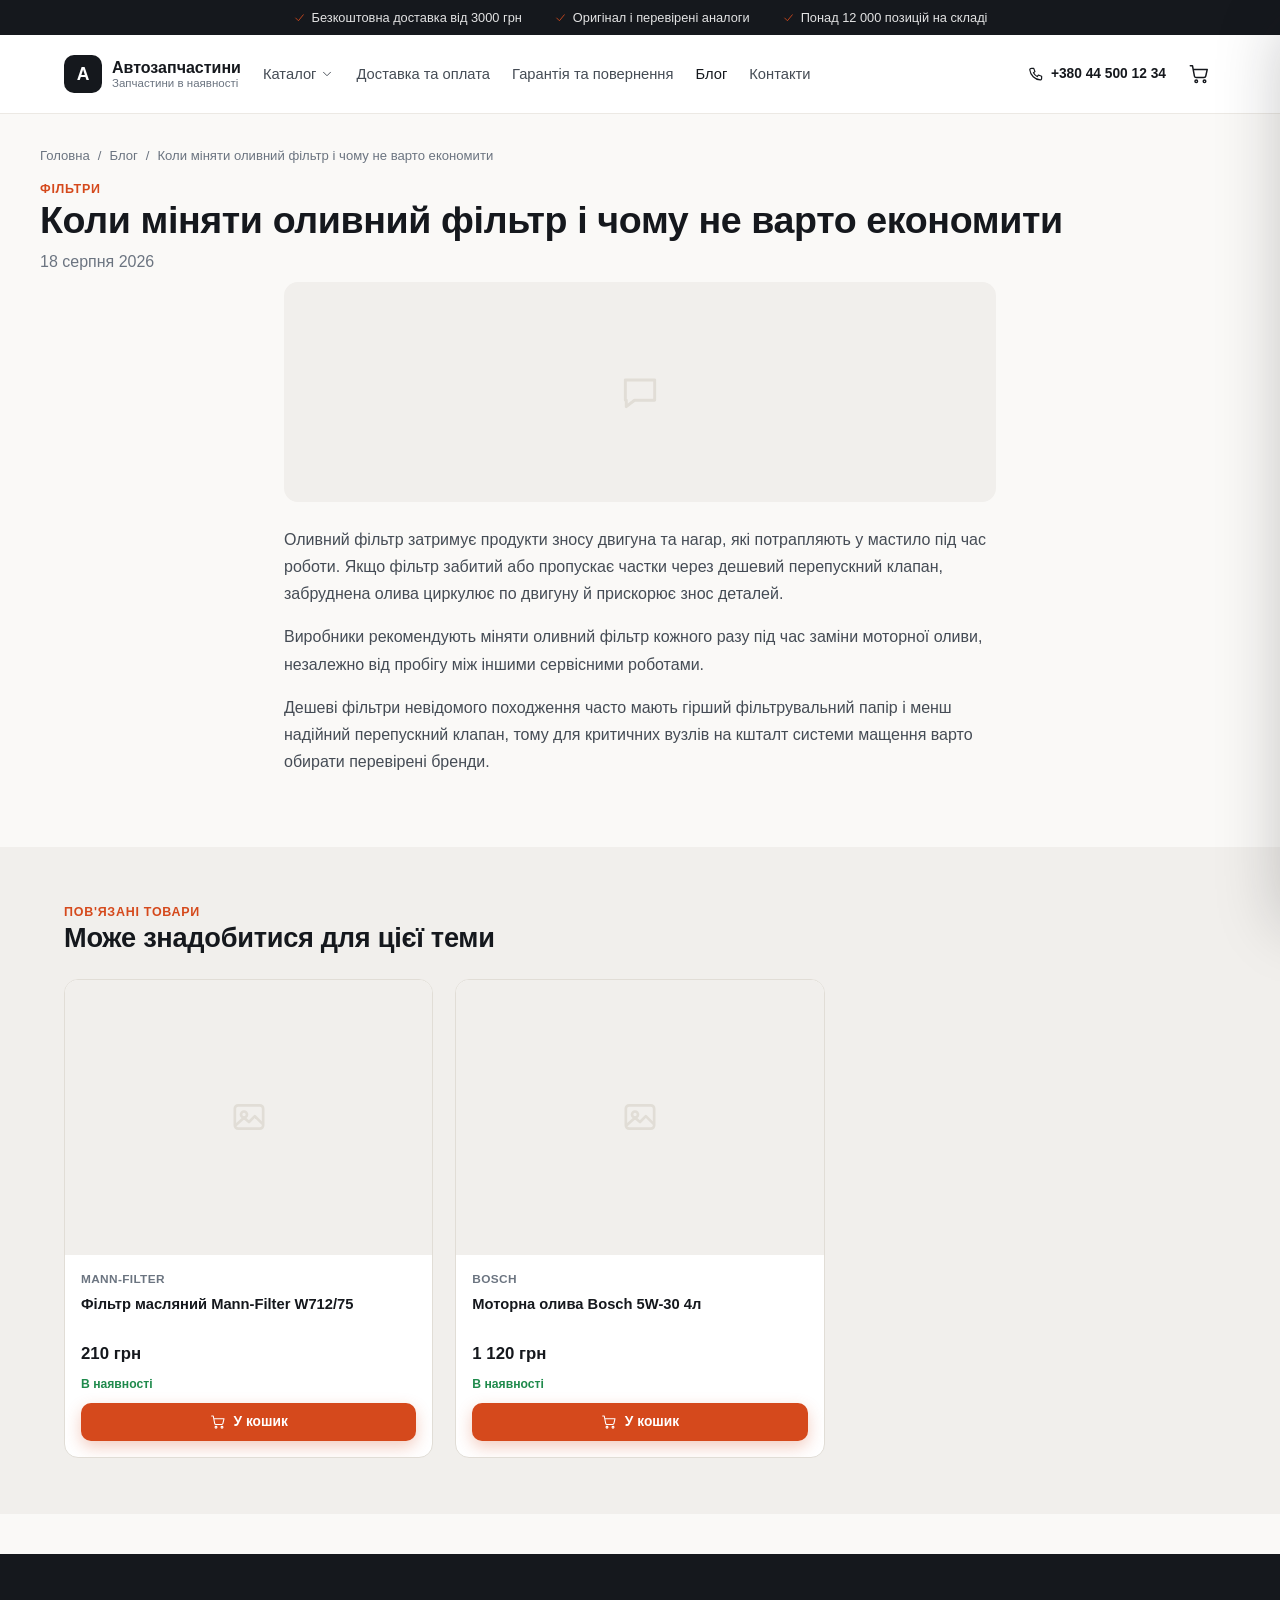
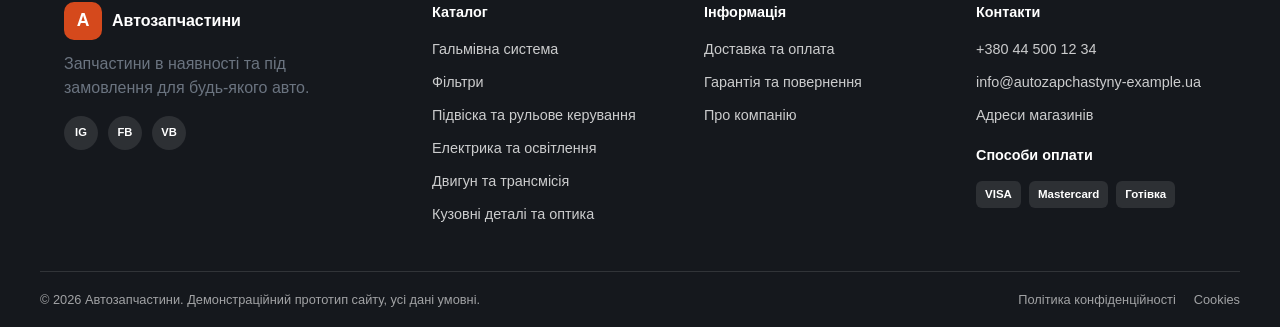
<file: blog/when-to-change-oil-filter.html>
<!DOCTYPE html>
<html lang="uk">
<head>
<meta charset="UTF-8">
<meta name="viewport" content="width=device-width, initial-scale=1.0">
<title>Коли міняти оливний фільтр і чому не варто економити — Автозапчастини</title>
<meta name="description" content="Чому оливний фільтр міняють разом з кожною заміною оливи, і що буде, якщо поставити дешевий аналог невідомого виробника.">
<link rel="stylesheet" href="../assets/css/style.css">
</head>
<body data-depth="1">
<div class="trust-bar">
  <div class="container trust-bar-row"><span class="trust-item"><svg width="13" height="13" viewBox="0 0 24 24" fill="none" stroke="currentColor" stroke-width="1.6" stroke-linecap="round" stroke-linejoin="round"><polyline points="5,13 10,18 19,7"/></svg>Безкоштовна доставка від 3000 грн</span><span class="trust-item"><svg width="13" height="13" viewBox="0 0 24 24" fill="none" stroke="currentColor" stroke-width="1.6" stroke-linecap="round" stroke-linejoin="round"><polyline points="5,13 10,18 19,7"/></svg>Оригінал і перевірені аналоги</span><span class="trust-item"><svg width="13" height="13" viewBox="0 0 24 24" fill="none" stroke="currentColor" stroke-width="1.6" stroke-linecap="round" stroke-linejoin="round"><polyline points="5,13 10,18 19,7"/></svg>Понад 12 000 позицій на складі</span></div>
</div>
<header class="site-header">
  <div class="container header-row">
    <button type="button" class="mobile-menu-toggle" id="mobile-menu-toggle" aria-label="Меню"><svg width="22" height="22" viewBox="0 0 24 24" fill="none" stroke="currentColor" stroke-width="1.6" stroke-linecap="round" stroke-linejoin="round"><line x1="4" y1="7" x2="20" y2="7"/><line x1="4" y1="12" x2="20" y2="12"/><line x1="4" y1="17" x2="20" y2="17"/></svg></button>
    <a class="brand" href="../index.html">
      <span class="brand-mark">А</span>
      <span class="brand-text">
        <span class="brand-name">Автозапчастини</span>
        <span class="brand-desc">Запчастини в наявності</span>
      </span>
    </a>
    <nav class="main-nav" aria-label="Основна навігація">
      <div class="nav-item has-mega">
        <a href="../catalog.html" class="">Каталог <svg width="14" height="14" viewBox="0 0 24 24" fill="none" stroke="currentColor" stroke-width="1.6" stroke-linecap="round" stroke-linejoin="round" class="nav-caret"><polyline points="6,9 12,15 18,9"/></svg></a>
        <div class="mega-menu"><a href="../catalog.html?category=brakes">Гальмівна система</a><a href="../catalog.html?category=filters">Фільтри</a><a href="../catalog.html?category=suspension">Підвіска та рульове керування</a><a href="../catalog.html?category=electric">Електрика та освітлення</a><a href="../catalog.html?category=engine">Двигун та трансмісія</a><a href="../catalog.html?category=body">Кузовні деталі та оптика</a><a href="../catalog.html?category=chemistry">Автохімія та мастила</a><a href="../catalog.html?category=accessories">Аксесуари та інструменти</a></div>
      </div>
      <a href="../delivery.html" class="">Доставка та оплата</a><a href="../warranty.html" class="">Гарантія та повернення</a><a href="../blog.html" class="active">Блог</a><a href="../contacts.html" class="">Контакти</a>
    </nav>
    <div class="header-actions">
      <a class="header-phone" href="tel:+380445001234"><svg width="18" height="18" viewBox="0 0 24 24" fill="none" stroke="currentColor" stroke-width="1.6" stroke-linecap="round" stroke-linejoin="round"><path d="M6 4.5h3l1.6 4.3-2 1.6a12 12 0 0 0 5 5l1.6-2 4.3 1.6v3c0 1-.9 1.9-1.9 1.8C10.6 19.6 4.4 13.4 3.7 6.4 3.6 5.4 5 4.5 6 4.5z"/></svg><span>+380 44 500 12 34</span></a>
      <button type="button" class="header-cart" id="header-cart-btn" aria-label="Кошик"
        data-cart-href="../cart.html" data-checkout-href="../checkout.html">
        <svg width="22" height="22" viewBox="0 0 24 24" fill="none" stroke="currentColor" stroke-width="1.6" stroke-linecap="round" stroke-linejoin="round"><circle cx="9" cy="20" r="1.4"/><circle cx="18" cy="20" r="1.4"/><path d="M2.5 3h2.4l2.1 11.2a2 2 0 0 0 2 1.6h8.4a2 2 0 0 0 2-1.6L21 7H6"/></svg><span class="cart-badge" id="cart-badge" hidden>0</span>
      </button>
    </div>
  </div>
  <div class="mobile-nav" id="mobile-nav">
    <a href="../catalog.html">Каталог</a>
    <a href="../delivery.html" class="">Доставка та оплата</a><a href="../warranty.html" class="">Гарантія та повернення</a><a href="../blog.html" class="active">Блог</a><a href="../contacts.html" class="">Контакти</a>
    <a href="tel:+380445001234" class="mobile-nav-phone"><svg width="18" height="18" viewBox="0 0 24 24" fill="none" stroke="currentColor" stroke-width="1.6" stroke-linecap="round" stroke-linejoin="round"><path d="M6 4.5h3l1.6 4.3-2 1.6a12 12 0 0 0 5 5l1.6-2 4.3 1.6v3c0 1-.9 1.9-1.9 1.8C10.6 19.6 4.4 13.4 3.7 6.4 3.6 5.4 5 4.5 6 4.5z"/></svg> +380 44 500 12 34</a>
  </div>
</header>
<main id="main">

<section class="section-tight container">
  <nav class="breadcrumbs" aria-label="Breadcrumb"><a href="../index.html">Головна</a><span class="bc-sep">/</span><a href="../blog.html">Блог</a><span class="bc-sep">/</span><span aria-current="page">Коли міняти оливний фільтр і чому не варто економити</span></nav>
  <div class="eyebrow">Фільтри</div>
  <h1 class="h1">Коли міняти оливний фільтр і чому не варто економити</h1>
  <div class="muted" style="margin-top:8px">18 серпня 2026</div>
</section>
<section class="section" style="padding-top:8px">
  <div class="container" style="max-width:760px">
    <div class="article-thumb" style="width:100%;height:220px;margin-bottom:24px"><svg width="44" height="44" viewBox="0 0 24 24" fill="none" stroke="currentColor" stroke-width="1.6" stroke-linecap="round" stroke-linejoin="round"><path d="M4 5.5h16v11H9l-4.5 3.5v-3.5H4v-11z"/></svg></div>
    <div class="article-body"><p>Оливний фільтр затримує продукти зносу двигуна та нагар, які потрапляють у мастило під час роботи. Якщо фільтр забитий або пропускає частки через дешевий перепускний клапан, забруднена олива циркулює по двигуну й прискорює знос деталей.</p><p>Виробники рекомендують міняти оливний фільтр кожного разу під час заміни моторної оливи, незалежно від пробігу між іншими сервісними роботами.</p><p>Дешеві фільтри невідомого походження часто мають гірший фільтрувальний папір і менш надійний перепускний клапан, тому для критичних вузлів на кшталт системи мащення варто обирати перевірені бренди.</p></div>
  </div>
</section>
<section class="section section-tint">
  <div class="container">
    <div class="head-row"><div><div class="eyebrow">Пов'язані товари</div><h2 class="h2">Може знадобитися для цієї теми</h2></div></div>
    <div class="grid-3 product-grid"><div class="product-card" data-product-id="oil-filter-mann">
  <a href="../product.html?id=oil-filter-mann" class="product-thumb"><svg width="40" height="40" viewBox="0 0 24 24" fill="none" stroke="currentColor" stroke-width="1.6" stroke-linecap="round" stroke-linejoin="round"><rect x="3.5" y="5" width="17" height="14" rx="2"/><circle cx="9" cy="10.5" r="1.8"/><path d="M4 17l5-4.5 3 2.5 3.5-3.5L20 16"/></svg></a>
  <div class="product-body">
    <div class="product-brand">Mann-Filter</div>
    <a href="../product.html?id=oil-filter-mann" class="product-name">Фільтр масляний Mann-Filter W712/75</a>
    <div class="product-price-row">
      <span class="price-new">210 грн</span>
    </div>
    <span class="stock-badge in">В наявності</span>
    <button type="button" class="btn btn-primary btn-block btn-add-cart" data-product-id="oil-filter-mann"
      >
      <svg width="16" height="16" viewBox="0 0 24 24" fill="none" stroke="currentColor" stroke-width="1.6" stroke-linecap="round" stroke-linejoin="round"><circle cx="9" cy="20" r="1.4"/><circle cx="18" cy="20" r="1.4"/><path d="M2.5 3h2.4l2.1 11.2a2 2 0 0 0 2 1.6h8.4a2 2 0 0 0 2-1.6L21 7H6"/></svg> У кошик
    </button>
  </div>
</div><div class="product-card" data-product-id="engine-oil-5w30">
  <a href="../product.html?id=engine-oil-5w30" class="product-thumb"><svg width="40" height="40" viewBox="0 0 24 24" fill="none" stroke="currentColor" stroke-width="1.6" stroke-linecap="round" stroke-linejoin="round"><rect x="3.5" y="5" width="17" height="14" rx="2"/><circle cx="9" cy="10.5" r="1.8"/><path d="M4 17l5-4.5 3 2.5 3.5-3.5L20 16"/></svg></a>
  <div class="product-body">
    <div class="product-brand">Bosch</div>
    <a href="../product.html?id=engine-oil-5w30" class="product-name">Моторна олива Bosch 5W-30 4л</a>
    <div class="product-price-row">
      <span class="price-new">1 120 грн</span>
    </div>
    <span class="stock-badge in">В наявності</span>
    <button type="button" class="btn btn-primary btn-block btn-add-cart" data-product-id="engine-oil-5w30"
      >
      <svg width="16" height="16" viewBox="0 0 24 24" fill="none" stroke="currentColor" stroke-width="1.6" stroke-linecap="round" stroke-linejoin="round"><circle cx="9" cy="20" r="1.4"/><circle cx="18" cy="20" r="1.4"/><path d="M2.5 3h2.4l2.1 11.2a2 2 0 0 0 2 1.6h8.4a2 2 0 0 0 2-1.6L21 7H6"/></svg> У кошик
    </button>
  </div>
</div></div>
  </div>
</section>

</main>
<footer class="site-footer">
  <div class="container footer-grid">
    <div class="footer-col footer-brand">
      <a class="brand" href="../index.html">
        <span class="brand-mark">А</span>
        <span class="brand-text"><span class="brand-name">Автозапчастини</span></span>
      </a>
      <p class="muted" style="margin-top:12px;max-width:260px">Запчастини в наявності та під замовлення для будь-якого авто.</p>
      <div class="social-row">
        <a href="#" aria-label="Instagram" class="social-icon">IG</a>
        <a href="#" aria-label="Facebook" class="social-icon">FB</a>
        <a href="#" aria-label="Viber" class="social-icon">VB</a>
      </div>
    </div>
    <div class="footer-col">
      <div class="footer-title">Каталог</div>
      <ul><li><a href="../catalog.html?category=brakes">Гальмівна система</a></li><li><a href="../catalog.html?category=filters">Фільтри</a></li><li><a href="../catalog.html?category=suspension">Підвіска та рульове керування</a></li><li><a href="../catalog.html?category=electric">Електрика та освітлення</a></li><li><a href="../catalog.html?category=engine">Двигун та трансмісія</a></li><li><a href="../catalog.html?category=body">Кузовні деталі та оптика</a></li></ul>
    </div>
    <div class="footer-col">
      <div class="footer-title">Інформація</div>
      <ul><li><a href="../delivery.html">Доставка та оплата</a></li><li><a href="../warranty.html">Гарантія та повернення</a></li><li><a href="../about.html">Про компанію</a></li></ul>
    </div>
    <div class="footer-col">
      <div class="footer-title">Контакти</div>
      <ul>
        <li><a href="tel:+380445001234">+380 44 500 12 34</a></li>
        <li><a href="mailto:info@autozapchastyny-example.ua">info@autozapchastyny-example.ua</a></li>
        <li><a href="../contacts.html">Адреси магазинів</a></li>
      </ul>
      <div class="footer-title" style="margin-top:18px">Способи оплати</div>
      <div class="payment-icons">
        <span class="pay-chip">VISA</span><span class="pay-chip">Mastercard</span><span class="pay-chip">Готівка</span>
      </div>
    </div>
  </div>
  <div class="container footer-bottom">
    <span>&copy; 2026 Автозапчастини. Демонстраційний прототип сайту, усі дані умовні.</span>
    <div class="footer-legal">
      <a href="../privacy.html">Політика конфіденційності</a>
      <a href="../cookie.html">Cookies</a>
    </div>
  </div>
</footer>
<div class="cart-drawer-overlay" id="cart-drawer-overlay"></div>
<aside class="cart-drawer" id="cart-drawer" aria-label="Кошик">
  <div class="cart-drawer-head">
    <h2 class="h3">Кошик</h2>
    <button type="button" class="cart-drawer-close" id="cart-drawer-close" aria-label="Закрити"><svg width="20" height="20" viewBox="0 0 24 24" fill="none" stroke="currentColor" stroke-width="1.6" stroke-linecap="round" stroke-linejoin="round"><line x1="6" y1="6" x2="18" y2="18"/><line x1="18" y1="6" x2="6" y2="18"/></svg></button>
  </div>
  <div class="cart-drawer-body" id="cart-drawer-items"></div>
  <div class="cart-drawer-empty" id="cart-drawer-empty" hidden>
    <div class="cat-icon" style="width:56px;height:56px;margin:0 auto 14px"><svg width="30" height="30" viewBox="0 0 24 24" fill="none" stroke="currentColor" stroke-width="1.6" stroke-linecap="round" stroke-linejoin="round"><circle cx="9" cy="20" r="1.4"/><circle cx="18" cy="20" r="1.4"/><path d="M2.5 3h2.4l2.1 11.2a2 2 0 0 0 2 1.6h8.4a2 2 0 0 0 2-1.6L21 7H6"/></svg></div>
    <p class="muted">Кошик поки порожній.</p>
  </div>
  <div class="cart-drawer-foot" id="cart-drawer-foot">
    <div class="summary-row summary-total"><span>Разом</span><span id="cart-drawer-total">0 грн</span></div>
    <a class="btn btn-outline btn-block" id="cart-drawer-view" href="../cart.html">Переглянути кошик</a>
    <a class="btn btn-primary btn-block" id="cart-drawer-checkout" href="../checkout.html">Оформити замовлення <svg width="16" height="16" viewBox="0 0 24 24" fill="none" stroke="currentColor" stroke-width="1.6" stroke-linecap="round" stroke-linejoin="round"><line x1="4" y1="12" x2="19" y2="12"/><polyline points="13,6 19,12 13,18"/></svg></a>
  </div>
</aside>
<script src="../assets/js/products-data.js"></script>
<script src="../assets/js/main.js"></script>
</body>
</html>
</file>
<file: assets/css/style.css>
/* ==========================================================================
   Автозапчастини — прототип. Design tokens
   ========================================================================== */
:root{
  --ink:#15181d; --ink-soft:#454c55; --muted:#6b7480;
  --paper:#faf9f7; --paper-2:#f1efec; --line:#e1ddd6; --line-soft:#ece9e4;
  --accent:#d5491c; --accent-dark:#a83815; --accent-tint:#fbe3d6;
  --accent-2:#1c3d5a; --accent-2-tint:#e2ebf2;
  --ok:#1f8a4c; --ok-tint:#e5f6ec; --danger:#c62828;
  --radius-s:8px; --radius-m:14px; --radius-l:20px; --radius-btn:10px;
  --shadow-s:0 2px 6px rgba(21,24,29,0.07), 0 1px 2px rgba(21,24,29,0.05);
  --shadow-m:0 14px 34px rgba(21,24,29,0.13), 0 2px 8px rgba(21,24,29,0.06);
  --shadow-l:0 24px 60px rgba(21,24,29,0.22);
  --font: -apple-system, BlinkMacSystemFont, "Segoe UI", Roboto, Helvetica, Arial, sans-serif;
}

*{ box-sizing:border-box; }
html{ scroll-behavior:smooth; }
body{
  margin:0; font-family:var(--font); color:var(--ink); background:var(--paper);
  -webkit-font-smoothing:antialiased; line-height:1.5;
}
img{ max-width:100%; display:block; }
a{ color:inherit; text-decoration:none; }
ul{ margin:0; padding:0; list-style:none; }
button{ font-family:inherit; cursor:pointer; }
input, select, textarea{ font-family:inherit; font-size:0.95rem; }

.container{ max-width:1200px; margin:0 auto; padding:0 24px; }
h1,.h1{ font-weight:700; font-size:2.35rem; line-height:1.15; margin:0; letter-spacing:-0.01em; }
h2,.h2{ font-weight:700; font-size:1.7rem; line-height:1.2; margin:0; letter-spacing:-0.01em; }
h3,.h3{ font-weight:600; font-size:1.15rem; line-height:1.3; margin:0; }
.lede{ font-size:1.08rem; color:var(--ink-soft); margin:0; }
.muted{ color:var(--muted); margin:0; }
.eyebrow{ font-size:0.78rem; font-weight:700; letter-spacing:0.06em; text-transform:uppercase; color:var(--accent); }

.section{ padding:56px 0; }
.section-tight{ padding:32px 0 0; }
.section-tint{ background:var(--paper-2); }

.head-row{ display:flex; align-items:flex-end; justify-content:space-between; gap:16px; margin-bottom:24px; flex-wrap:wrap; }
.link-arrow{ display:inline-flex; align-items:center; gap:6px; font-weight:600; color:var(--accent); white-space:nowrap; }
.link-arrow:hover{ color:var(--accent-dark); }

/* buttons */
.btn{
  display:inline-flex; align-items:center; justify-content:center; gap:8px;
  padding:12px 22px; border-radius:var(--radius-btn); font-weight:600; font-size:0.94rem;
  border:1px solid transparent; cursor:pointer; transition:all .15s ease; white-space:nowrap;
}
.btn-primary{ background:var(--accent); color:#fff; box-shadow:0 6px 16px rgba(213,73,28,0.28); }
.btn-primary:hover{ background:var(--accent-dark); box-shadow:0 8px 20px rgba(213,73,28,0.34); transform:translateY(-1px); }
.btn-primary:disabled{ background:var(--line); color:var(--muted); cursor:not-allowed; box-shadow:none; transform:none; }
.btn-outline{ background:transparent; border-color:var(--ink); color:var(--ink); }
.btn-outline:hover{ background:var(--ink); color:#fff; }
.btn-outline-light{ background:transparent; border-color:rgba(255,255,255,0.6); color:#fff; }
.btn-outline-light:hover{ background:#fff; color:var(--ink); }
.btn-ghost{ background:var(--paper-2); color:var(--ink); }
.btn-ghost:hover{ background:var(--line-soft); }
.btn-block{ width:100%; }

/* ---------------------------------------------------------------------- */
/* Header                                                                  */
/* ---------------------------------------------------------------------- */
.site-header{ position:sticky; top:0; z-index:60; background:rgba(255,255,255,0.96); backdrop-filter:saturate(180%) blur(8px); border-bottom:1px solid var(--line-soft); }
.header-row{ display:flex; align-items:center; gap:22px; height:78px; }
.brand{ display:flex; align-items:center; gap:10px; flex-shrink:0; }
.brand-mark{ width:38px; height:38px; border-radius:10px; background:var(--ink); color:#fff; display:flex; align-items:center; justify-content:center; font-weight:700; font-size:1.1rem; flex-shrink:0; }
.brand-text{ display:flex; flex-direction:column; line-height:1.2; min-width:0; }
.brand-name{ font-weight:700; font-size:1rem; white-space:nowrap; }
.brand-desc{ font-size:0.72rem; color:var(--muted); white-space:nowrap; }
.main-nav{ display:flex; align-items:center; gap:22px; flex:1; min-width:0; }
.main-nav > a{ font-size:0.92rem; font-weight:500; color:var(--ink-soft); white-space:nowrap; }
.main-nav > a:hover, .main-nav > a.active{ color:var(--ink); }
.nav-item{ position:relative; }
.nav-item > a{ display:flex; align-items:center; gap:4px; font-size:0.92rem; font-weight:500; color:var(--ink-soft); }
.nav-item > a:hover, .nav-item > a.active{ color:var(--ink); }
.nav-caret{ transition:transform .15s ease; }
.nav-item:hover .nav-caret{ transform:rotate(180deg); }
.mega-menu{
  position:absolute; top:100%; left:0; background:#fff; border:1px solid var(--line);
  border-radius:var(--radius-m); box-shadow:var(--shadow-m); padding:10px; min-width:260px;
  display:grid; opacity:0; visibility:hidden; transform:translateY(6px); transition:all .15s ease;
}
.nav-item:hover .mega-menu{ opacity:1; visibility:visible; transform:translateY(0); }
.mega-menu a{ padding:9px 12px; border-radius:var(--radius-s); font-size:0.9rem; }
.mega-menu a:hover{ background:var(--paper-2); color:var(--accent); }
.header-actions{ display:flex; align-items:center; gap:16px; margin-left:auto; flex-shrink:0; }
.header-phone{ display:flex; align-items:center; gap:6px; font-weight:600; font-size:0.86rem; white-space:nowrap; }
.header-phone:hover{ color:var(--accent); }
.header-cart{
  position:relative; display:flex; align-items:center; background:none; border:none; padding:6px;
  color:var(--ink); border-radius:var(--radius-s); transition:background .15s ease;
}
.header-cart:hover{ background:var(--paper-2); }
.cart-badge{
  position:absolute; top:-4px; right:-4px; background:var(--accent); color:#fff; font-size:0.68rem;
  font-weight:700; min-width:17px; height:17px; border-radius:999px; display:flex; align-items:center; justify-content:center; padding:0 4px;
  box-shadow:0 0 0 2px #fff;
}
.mobile-menu-toggle{ display:none; background:none; border:none; padding:6px; color:var(--ink); }
.mobile-nav{ display:none; flex-direction:column; padding:8px 24px 16px; border-top:1px solid var(--line-soft); }
.mobile-nav a{ padding:11px 0; font-weight:500; color:var(--ink-soft); border-bottom:1px solid var(--line-soft); }
.mobile-nav-phone{ display:flex; align-items:center; gap:8px; font-weight:600; color:var(--accent) !important; border-bottom:none !important; }
.site-header.mobile-open .mobile-nav{ display:flex; }

/* Trust bar — slim announcement strip above the main header */
.trust-bar{ background:var(--ink); color:rgba(255,255,255,0.92); }
.trust-bar-row{ display:flex; align-items:center; justify-content:center; gap:32px; padding:8px 24px; font-size:0.8rem; font-weight:500; flex-wrap:wrap; }
.trust-item{ display:flex; align-items:center; gap:6px; color:rgba(255,255,255,0.88); }
.trust-item svg{ color:var(--accent); flex-shrink:0; }

@media (max-width:1024px){
  .main-nav{ display:none; }
  .mobile-menu-toggle{ display:flex; }
  .header-phone span{ display:none; }
}
@media (max-width:640px){
  .trust-bar-row{ gap:14px; justify-content:flex-start; overflow-x:auto; flex-wrap:nowrap; -webkit-overflow-scrolling:touch; }
  .trust-item{ white-space:nowrap; }
}

/* ---------------------------------------------------------------------- */
/* Footer                                                                  */
/* ---------------------------------------------------------------------- */
.site-footer{ background:var(--ink); color:rgba(255,255,255,0.82); padding:48px 0 0; margin-top:40px; }
.footer-grid{ display:grid; grid-template-columns:1.4fr 1fr 1fr 1fr; gap:32px; padding-bottom:36px; }
.footer-title{ font-weight:700; color:#fff; font-size:0.9rem; margin-bottom:14px; }
.footer-col ul li{ margin-bottom:9px; }
.footer-col ul a{ color:rgba(255,255,255,0.78); font-size:0.9rem; }
.footer-col ul a:hover{ color:#fff; }
.footer-brand .brand-mark{ background:var(--accent); }
.footer-brand .brand-name{ color:#fff; }
.social-row{ display:flex; gap:10px; margin-top:16px; }
.social-icon{ width:34px; height:34px; border-radius:50%; background:rgba(255,255,255,0.1); display:flex; align-items:center; justify-content:center; font-size:0.7rem; font-weight:700; color:#fff; }
.social-icon:hover{ background:var(--accent); }
.payment-icons{ display:flex; gap:8px; flex-wrap:wrap; }
.pay-chip{ font-size:0.72rem; font-weight:700; padding:5px 9px; border-radius:6px; background:rgba(255,255,255,0.1); color:#fff; }
.footer-bottom{
  display:flex; justify-content:space-between; align-items:center; gap:16px; flex-wrap:wrap;
  padding:18px 0; border-top:1px solid rgba(255,255,255,0.12); font-size:0.8rem; color:rgba(255,255,255,0.6);
}
.footer-legal{ display:flex; gap:18px; }
.footer-legal a:hover{ color:#fff; }
@media (max-width:900px){ .footer-grid{ grid-template-columns:1fr 1fr; } }
@media (max-width:480px){ .footer-grid{ grid-template-columns:1fr; } }

/* ---------------------------------------------------------------------- */
/* Hero                                                                    */
/* ---------------------------------------------------------------------- */
.hero{ padding:52px 24px 40px; }
.hero-split{ display:grid; grid-template-columns:1.2fr 0.8fr; gap:40px; align-items:center; }
.hero-figure{ background:var(--paper-2); border-radius:var(--radius-l); aspect-ratio:4/3; display:flex; align-items:center; justify-content:center; color:var(--line); }
.hero-search{ display:flex; gap:10px; margin-top:22px; max-width:480px; }
.hero-search input{ flex:1; min-width:0; padding:13px 16px; border-radius:999px; border:1px solid var(--line); font-size:0.94rem; }
.hero-search input:focus{ outline:none; border-color:var(--accent); }
.hero-cta-row{ display:flex; gap:12px; flex-wrap:wrap; }
@media (max-width:900px){ .hero-split{ grid-template-columns:1fr; } .hero-figure{ order:-1; aspect-ratio:16/9; } }

/* ---------------------------------------------------------------------- */
/* Grids & cards                                                          */
/* ---------------------------------------------------------------------- */
.grid-3{ display:grid; grid-template-columns:repeat(3,1fr); gap:22px; }
.grid-4{ display:grid; grid-template-columns:repeat(4,1fr); gap:20px; }
.grid-3 > *, .grid-4 > *{ min-width:0; }
.hero-split > *{ min-width:0; }
@media (max-width:1024px){ .grid-3{ grid-template-columns:repeat(2,1fr); } .grid-4{ grid-template-columns:repeat(2,1fr); } }
@media (max-width:560px){ .grid-3{ grid-template-columns:1fr; } .grid-4{ grid-template-columns:1fr 1fr; } }

.card{ background:#fff; border:1px solid var(--line); border-radius:var(--radius-m); padding:20px; }

.cat-card{ background:#fff; border:1px solid var(--line); border-radius:var(--radius-m); padding:22px 18px; text-align:center; transition:all .15s ease; }
.cat-card:hover{ border-color:var(--accent); box-shadow:var(--shadow-s); transform:translateY(-2px); }
.cat-icon{ width:52px; height:52px; border-radius:12px; background:var(--accent-tint); color:var(--accent); display:flex; align-items:center; justify-content:center; margin:0 auto 14px; }
.cat-name{ font-weight:600; font-size:0.94rem; }
.cat-count{ color:var(--muted); font-size:0.8rem; margin-top:4px; }

.product-grid{ align-items:stretch; }
.product-card{ background:#fff; border:1px solid var(--line); border-radius:var(--radius-m); overflow:hidden; display:flex; flex-direction:column; transition:box-shadow .15s ease; }
.product-card:hover{ box-shadow:var(--shadow-s); }
.product-thumb{ aspect-ratio:4/3; background:var(--paper-2); display:flex; align-items:center; justify-content:center; color:var(--line); }
.product-body{ padding:16px; display:flex; flex-direction:column; gap:6px; flex:1; }
.product-brand{ font-size:0.74rem; font-weight:700; color:var(--muted); text-transform:uppercase; letter-spacing:0.03em; }
.product-name{ font-weight:600; font-size:0.92rem; line-height:1.35; min-height:2.6em; }
.product-name:hover{ color:var(--accent); }
.product-price-row{ display:flex; align-items:baseline; gap:8px; margin-top:2px; }
.price-new{ font-weight:700; font-size:1.05rem; }
.price-old{ text-decoration:line-through; color:var(--muted); font-size:0.86rem; }
.stock-badge{ font-size:0.76rem; font-weight:600; padding:3px 0; }
.stock-badge.in{ color:var(--ok); }
.stock-badge.out{ color:var(--muted); }
.btn-add-cart{ margin-top:auto; font-size:0.86rem; padding:10px 14px; }

.brand-row{ display:flex; flex-wrap:wrap; gap:14px; }
.brand-chip{ padding:14px 26px; border:1px solid var(--line); border-radius:999px; font-weight:700; letter-spacing:0.02em; color:var(--ink-soft); }

/* Brand badges — stylized brand-colored name tiles (not official logo artwork) */
.brand-badge-row{ gap:16px; }
.brand-badge{
  display:flex; align-items:center; gap:10px; padding:12px 20px 12px 12px;
  background:#fff; border:1px solid var(--line); border-radius:var(--radius-m);
  box-shadow:var(--shadow-s); transition:all .15s ease;
}
.brand-badge:hover{ box-shadow:var(--shadow-m); transform:translateY(-2px); border-color:var(--brand-bg, var(--accent)); }
.brand-badge-mark{
  width:36px; height:36px; border-radius:9px; flex-shrink:0;
  display:flex; align-items:center; justify-content:center;
  background:var(--brand-bg, var(--ink)); color:var(--brand-fg, #fff);
  font-weight:800; font-size:1.05rem; letter-spacing:-0.02em;
}
.brand-badge-name{ font-weight:700; letter-spacing:0.01em; color:var(--ink); font-size:0.96rem; }

.feature-list{ display:grid; grid-template-columns:1fr 1fr; gap:18px 28px; }
.feature-item{ display:flex; gap:14px; align-items:flex-start; }
.fi-icon{ width:38px; height:38px; border-radius:10px; background:var(--accent-tint); color:var(--accent); flex-shrink:0; display:flex; align-items:center; justify-content:center; }
.fi-title{ font-weight:600; margin-bottom:4px; }
@media (max-width:768px){ .feature-list{ grid-template-columns:1fr; } }

.steps-grid{ position:relative; }
.step-card{ background:#fff; border:1px solid var(--line); border-radius:var(--radius-m); padding:22px; }
.step-num{ font-size:1.6rem; font-weight:800; color:var(--accent-tint); -webkit-text-stroke:1.5px var(--accent); color:transparent; }

.article-card{ display:block; text-decoration:none; }
.article-thumb{ aspect-ratio:16/10; background:var(--paper-2); border-radius:var(--radius-m); display:flex; align-items:center; justify-content:center; color:var(--line); margin-bottom:14px; }
.article-meta{ color:var(--muted); font-size:0.8rem; margin-top:12px; }

.cta-band{
  background:var(--ink); color:#fff; border-radius:var(--radius-l); padding:36px 40px;
  display:flex; align-items:center; justify-content:space-between; gap:24px; flex-wrap:wrap;
}
.subscribe-form{ display:flex; gap:10px; }
.subscribe-form input{ flex:1; min-width:0; padding:12px 16px; border-radius:999px; border:1px solid rgba(255,255,255,0.3); background:rgba(255,255,255,0.08); color:#fff; width:220px; }
.subscribe-form input::placeholder{ color:rgba(255,255,255,0.55); }
@media (max-width:700px){ .cta-band{ flex-direction:column; align-items:stretch; text-align:left; } .subscribe-form{ flex-direction:column; } }

.smart-bar{ display:grid; grid-template-columns:repeat(4,1fr); gap:20px; padding:28px 24px; border-top:1px solid var(--line-soft); border-bottom:1px solid var(--line-soft); margin-top:28px; }
.sb-item{ text-align:center; }
.sb-num{ font-size:1.7rem; font-weight:800; color:var(--accent); }
.sb-label{ color:var(--muted); font-size:0.86rem; margin-top:2px; }
@media (max-width:700px){ .smart-bar{ grid-template-columns:1fr 1fr; } }

.info-card{ background:#fff; border:1px solid var(--line); border-radius:var(--radius-m); padding:22px; }
.split{ display:grid; grid-template-columns:1fr 1fr; gap:36px; align-items:start; }
.text-list li{ position:relative; padding-left:20px; margin-bottom:12px; color:var(--muted); }
.text-list li::before{ content:""; position:absolute; left:0; top:9px; width:6px; height:6px; border-radius:50%; background:var(--accent); }
@media (max-width:768px){ .split{ grid-template-columns:1fr; } }

/* breadcrumbs */
.breadcrumbs{ font-size:0.82rem; color:var(--muted); margin-bottom:14px; display:block; }
.breadcrumbs a{ color:var(--muted); }
.breadcrumbs a:hover{ color:var(--accent); }
.bc-sep{ margin:0 8px; }

/* ---------------------------------------------------------------------- */
/* Catalog                                                                */
/* ---------------------------------------------------------------------- */
.catalog-layout{ display:grid; grid-template-columns:260px 1fr; gap:32px; align-items:start; }
.catalog-filters{ position:sticky; top:96px; background:#fff; border:1px solid var(--line); border-radius:var(--radius-m); padding:20px; }
.filter-search input{ width:100%; padding:10px 14px; border-radius:999px; border:1px solid var(--line); margin-bottom:18px; }
.filter-group{ margin-bottom:20px; }
.filter-title{ font-weight:700; font-size:0.86rem; margin-bottom:10px; }
.filter-check{ display:flex; align-items:center; gap:9px; font-size:0.88rem; color:var(--ink-soft); padding:5px 0; cursor:pointer; }
.price-range-row{ display:flex; gap:8px; }
.price-range-row input{ width:100%; padding:9px 10px; border:1px solid var(--line); border-radius:var(--radius-s); }
.catalog-toolbar{ display:flex; justify-content:space-between; align-items:center; margin-bottom:18px; flex-wrap:wrap; gap:12px; }
.catalog-count{ color:var(--muted); font-size:0.88rem; }
.sort-select{ padding:9px 14px; border-radius:999px; border:1px solid var(--line); background:#fff; }
.catalog-empty{ padding:40px 0; text-align:center; }
.pagination{ display:flex; justify-content:center; gap:8px; margin-top:32px; }
.page-btn{ width:38px; height:38px; border-radius:10px; border:1px solid var(--line); background:#fff; display:flex; align-items:center; justify-content:center; font-weight:600; color:var(--ink-soft); }
.page-btn.active{ background:var(--ink); color:#fff; border-color:var(--ink); }
@media (max-width:900px){ .catalog-layout{ grid-template-columns:1fr; } .catalog-filters{ position:static; } }

/* ---------------------------------------------------------------------- */
/* Product detail                                                        */
/* ---------------------------------------------------------------------- */
.product-detail-grid{ display:grid; grid-template-columns:1fr 1fr; gap:44px; margin-bottom:40px; }
.product-gallery{ display:flex; flex-direction:column; gap:10px; }
.gallery-main{ aspect-ratio:1/1; background:var(--paper-2); border-radius:var(--radius-l); display:flex; align-items:center; justify-content:center; color:var(--line); }
.gallery-thumbs{ display:flex; gap:8px; }
.gallery-thumbs .thumb{ width:64px; height:64px; border-radius:var(--radius-s); background:var(--paper-2); border:1px solid var(--line); display:flex; align-items:center; justify-content:center; color:var(--line); cursor:pointer; }
.gallery-thumbs .thumb.active{ border-color:var(--accent); }
.qty-add-row{ display:flex; gap:14px; align-items:center; flex-wrap:wrap; }
.qty-stepper{ display:flex; align-items:center; border:1px solid var(--line); border-radius:999px; overflow:hidden; }
.qty-stepper input{ width:44px; text-align:center; border:none; padding:10px 0; -moz-appearance:textfield; }
.qty-stepper input::-webkit-outer-spin-button,.qty-stepper input::-webkit-inner-spin-button{ -webkit-appearance:none; margin:0; }
.qty-btn{ width:38px; height:40px; border:none; background:var(--paper-2); display:flex; align-items:center; justify-content:center; color:var(--ink-soft); }
.qty-btn:hover{ background:var(--line-soft); }
.product-tabs{ display:grid; grid-template-columns:1fr 1fr; gap:36px; padding-bottom:8px; }
.spec-table{ width:100%; border-collapse:collapse; margin-top:14px; }
.spec-table tr{ border-bottom:1px solid var(--line-soft); }
.spec-table td{ padding:9px 0; font-size:0.9rem; }
.spec-table td:first-child{ color:var(--muted); width:55%; }
.spec-table td:last-child{ font-weight:600; text-align:right; }
@media (max-width:900px){ .product-detail-grid{ grid-template-columns:1fr; } .product-tabs{ grid-template-columns:1fr; } }

.reviews-grid{ display:grid; grid-template-columns:repeat(2,1fr); gap:18px; }
.review-card{ background:#fff; border:1px solid var(--line); border-radius:var(--radius-m); padding:18px; }
.review-head{ display:flex; align-items:center; gap:12px; }
.review-avatar{ width:38px; height:38px; border-radius:50%; background:var(--accent-tint); color:var(--accent-dark); display:flex; align-items:center; justify-content:center; font-weight:700; }
.review-name{ font-weight:600; font-size:0.9rem; }
.stars{ display:inline-flex; gap:2px; }
.star-on{ color:#e0a91c; }
.star-off{ color:var(--line); }
@media (max-width:700px){ .reviews-grid{ grid-template-columns:1fr; } }

/* ---------------------------------------------------------------------- */
/* Cart & checkout                                                       */
/* ---------------------------------------------------------------------- */
.cart-layout, .checkout-layout{ display:grid; grid-template-columns:1fr 340px; gap:36px; align-items:start; }
.cart-items{ display:flex; flex-direction:column; gap:14px; }
.cart-item{ display:grid; grid-template-columns:74px 1fr auto auto; gap:16px; align-items:center; background:#fff; border:1px solid var(--line); border-radius:var(--radius-m); padding:14px; }
.cart-item-thumb{ width:74px; height:74px; border-radius:var(--radius-s); background:var(--paper-2); display:flex; align-items:center; justify-content:center; color:var(--line); }
.cart-item-name{ font-weight:600; font-size:0.92rem; }
.cart-item-brand{ color:var(--muted); font-size:0.8rem; margin-top:2px; }
.cart-item-remove{ background:none; border:none; color:var(--muted); padding:6px; }
.cart-item-remove:hover{ color:var(--danger); }
.cart-item-price{ font-weight:700; white-space:nowrap; }
.summary-card{ background:#fff; border:1px solid var(--line); border-radius:var(--radius-m); padding:22px; position:sticky; top:96px; }
.summary-row{ display:flex; justify-content:space-between; padding:8px 0; color:var(--ink-soft); font-size:0.92rem; }
.summary-total{ border-top:1px solid var(--line-soft); margin-top:8px; padding-top:14px; font-weight:700; font-size:1.05rem; color:var(--ink); }
.promo-form{ display:flex; gap:8px; margin:14px 0; }
.promo-form input{ flex:1; min-width:0; padding:9px 12px; border:1px solid var(--line); border-radius:var(--radius-s); }
.promo-msg{ font-size:0.84rem; margin-bottom:10px; padding:8px 10px; border-radius:var(--radius-s); }
.promo-msg.ok{ background:var(--ok-tint); color:var(--ok); }
.promo-msg.error{ background:#fdeaea; color:var(--danger); }
.cart-empty{ text-align:center; padding:60px 0; }

.checkout-form{ display:flex; flex-direction:column; gap:22px; }
.form-block label{ display:block; font-size:0.86rem; font-weight:600; margin-bottom:8px; }
.form-row{ display:grid; grid-template-columns:1fr 1fr; gap:12px; margin-bottom:12px; }
.checkout-form input, .checkout-form textarea, .stacked-form input, .stacked-form textarea{
  width:100%; padding:12px 14px; border:1px solid var(--line); border-radius:var(--radius-s); margin-bottom:0;
}
.checkout-form input:focus, .checkout-form textarea:focus, .stacked-form input:focus, .stacked-form textarea:focus{ outline:none; border-color:var(--accent); }
.radio-card-row{ display:flex; flex-direction:column; gap:10px; }
.radio-card{ display:flex; align-items:center; gap:12px; border:1px solid var(--line); border-radius:var(--radius-m); padding:14px 16px; cursor:pointer; font-size:0.92rem; }
.radio-card:has(input:checked){ border-color:var(--accent); background:var(--accent-tint); }
.stacked-form{ display:flex; flex-direction:column; gap:12px; }
.field-error{ border-color:var(--danger) !important; }
.field-error-msg{ color:var(--danger); font-size:0.78rem; margin-top:-6px; }
@media (max-width:900px){ .cart-layout, .checkout-layout{ grid-template-columns:1fr; } .form-row{ grid-template-columns:1fr; } .cart-item{ grid-template-columns:60px 1fr; grid-template-rows:auto auto; } }

/* form success */
.form-success{ display:flex; gap:12px; align-items:flex-start; background:var(--ok-tint); color:var(--ok); border-radius:var(--radius-m); padding:14px 16px; }
.fs-icon{ width:30px; height:30px; border-radius:50%; background:var(--ok); color:#fff; display:flex; align-items:center; justify-content:center; flex-shrink:0; }
.fs-title{ font-weight:700; color:var(--ink); }

/* ---------------------------------------------------------------------- */
/* Contacts                                                                */
/* ---------------------------------------------------------------------- */
.contacts-split{ display:grid; grid-template-columns:1.1fr 0.9fr; gap:36px; align-items:stretch; }
.contact-col{ display:flex; flex-direction:column; gap:18px; }
.stores-list{ display:flex; flex-direction:column; gap:14px; }
.store-card{ background:#fff; border:1px solid var(--line); border-radius:var(--radius-m); padding:18px; }
.store-row{ display:flex; align-items:center; gap:8px; color:var(--ink-soft); font-size:0.9rem; margin-top:8px; }
.map-embed{ flex:1; min-height:220px; border-radius:var(--radius-m); overflow:hidden; border:1px solid var(--line); }
@media (max-width:900px){ .contacts-split{ grid-template-columns:1fr; } }

/* ---------------------------------------------------------------------- */
/* Accordion                                                              */
/* ---------------------------------------------------------------------- */
.accordion-item{ border-bottom:1px solid var(--line-soft); }
.accordion-trigger{
  width:100%; text-align:left; background:none; border:none; padding:16px 0; font-weight:600;
  font-size:0.98rem; display:flex; justify-content:space-between; align-items:center; color:var(--ink);
}
.acc-caret{ transition:transform .15s ease; flex-shrink:0; }
.accordion-item.open .acc-caret{ transform:rotate(180deg); }
.accordion-panel{ max-height:0; overflow:hidden; transition:max-height .2s ease; }
.accordion-item.open .accordion-panel{ max-height:240px; padding-bottom:16px; }

/* ---------------------------------------------------------------------- */
/* Article                                                                */
/* ---------------------------------------------------------------------- */
.article-body p{ color:var(--ink-soft); margin:0 0 16px; font-size:1rem; line-height:1.7; }

/* toast (add to cart feedback) */
.toast{
  position:fixed; left:20px; bottom:20px; z-index:200; background:var(--ink); color:#fff;
  padding:14px 18px; border-radius:var(--radius-m); box-shadow:var(--shadow-m);
  display:flex; align-items:center; gap:10px; font-size:0.9rem; font-weight:600;
  transform:translateY(12px); opacity:0; pointer-events:none; transition:all .2s ease;
}
.toast.show{ transform:translateY(0); opacity:1; }

/* ---------------------------------------------------------------------- */
/* Cart drawer (mini-cart flyout)                                          */
/* ---------------------------------------------------------------------- */
.cart-drawer-overlay{
  position:fixed; inset:0; background:rgba(21,24,29,0.5); z-index:210;
  opacity:0; visibility:hidden; transition:opacity .22s ease, visibility .22s ease;
}
.cart-drawer-overlay.show{ opacity:1; visibility:visible; }
.cart-drawer{
  position:fixed; top:0; right:0; bottom:0; width:420px; max-width:92vw; background:#fff; z-index:211;
  display:flex; flex-direction:column; box-shadow:var(--shadow-l);
  transform:translateX(100%); transition:transform .26s cubic-bezier(.2,.8,.2,1);
}
.cart-drawer.open{ transform:translateX(0); }
.cart-drawer-head{ display:flex; align-items:center; justify-content:space-between; padding:20px 22px; border-bottom:1px solid var(--line-soft); flex-shrink:0; }
.cart-drawer-close{ background:none; border:none; padding:6px; color:var(--ink-soft); border-radius:var(--radius-s); }
.cart-drawer-close:hover{ background:var(--paper-2); color:var(--ink); }
.cart-drawer-body{ flex:1; overflow-y:auto; padding:10px 22px; display:flex; flex-direction:column; gap:14px; }
.cart-drawer-item{ display:grid; grid-template-columns:52px 1fr auto; gap:12px; align-items:center; padding:10px 0; border-bottom:1px solid var(--line-soft); }
.cart-drawer-item-thumb{ width:52px; height:52px; border-radius:var(--radius-s); background:var(--paper-2); display:flex; align-items:center; justify-content:center; color:var(--line); flex-shrink:0; }
.cart-drawer-item-info{ min-width:0; }
.cart-drawer-item-info .cart-item-name{ display:block; font-size:0.9rem; font-weight:600; }
.cart-drawer-item-info .cart-item-brand{ font-size:0.8rem; color:var(--muted); margin-top:2px; }
.cart-drawer-item .cart-item-remove{ background:none; border:none; padding:6px; color:var(--muted); border-radius:var(--radius-s); }
.cart-drawer-item .cart-item-remove:hover{ background:var(--paper-2); color:var(--danger); }
.cart-drawer-empty{ flex:1; display:flex; flex-direction:column; align-items:center; justify-content:center; padding:32px 22px; text-align:center; }
.cart-drawer-foot{ border-top:1px solid var(--line-soft); padding:18px 22px 22px; flex-shrink:0; display:flex; flex-direction:column; gap:12px; }
.cart-drawer-foot .summary-total{ border-top:none; margin-top:0; padding-top:0; display:flex; justify-content:space-between; font-size:1.1rem; }
body.drawer-open{ overflow:hidden; }
@media (max-width:480px){ .cart-drawer{ width:100vw; max-width:100vw; } }

[hidden]{ display:none !important; }
</file>
